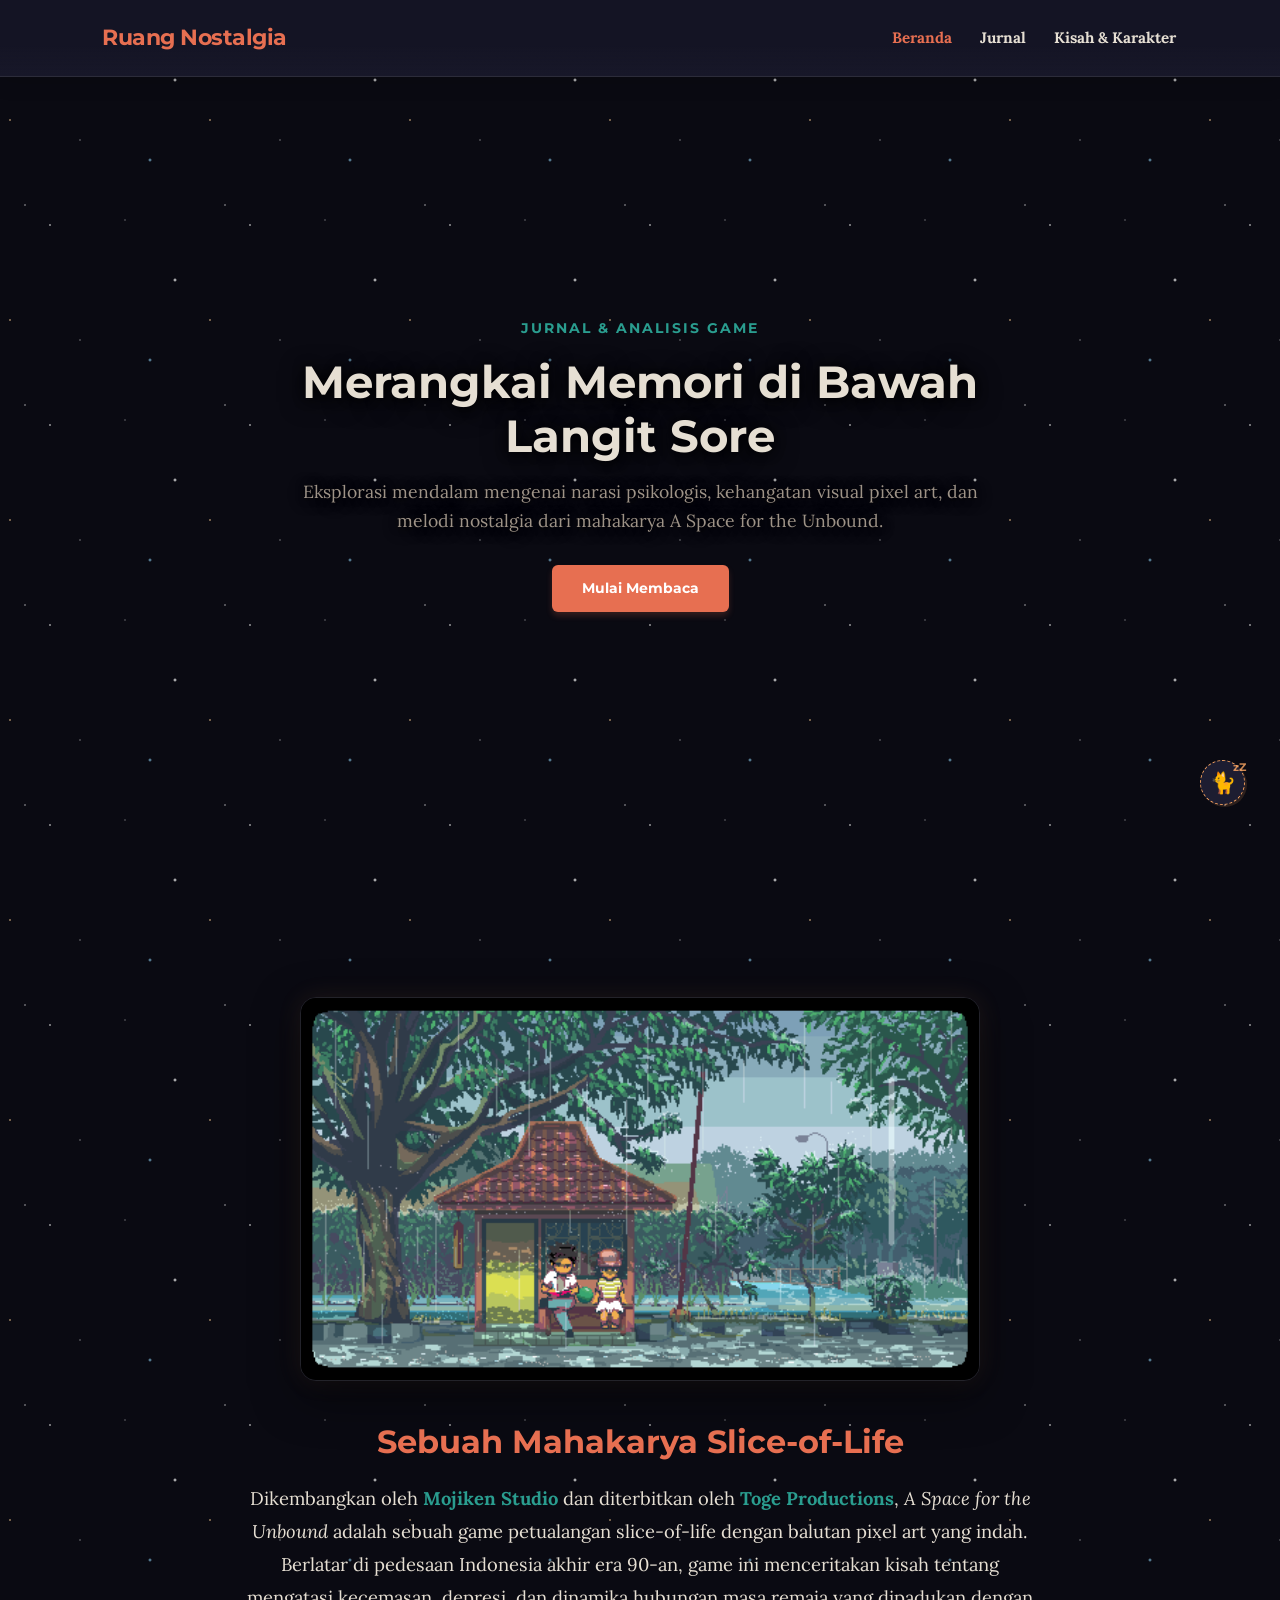
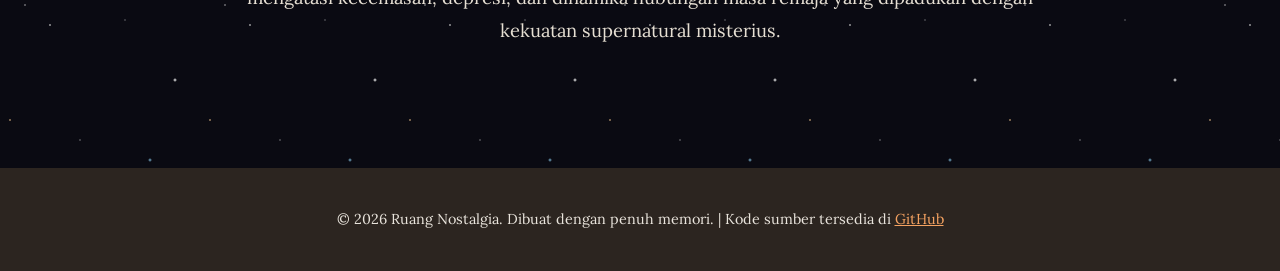
<file: index.html>
<!DOCTYPE html>
<html lang="id">

<head>
    <meta charset="UTF-8">
    <meta name="viewport" content="width=device-width, initial-scale=1.0">
    <title>Ruang Nostalgia - A Space for the Unbound Blog</title>
    <meta name="description" content="Blog analisis mendalam tentang A Space for the Unbound — narasi psikologis, pixel art Jawa Timur era 90-an, dan musik lofi karya Mojiken Studio.">
    <link rel="preconnect" href="https://fonts.googleapis.com">
    <link rel="preconnect" href="https://fonts.gstatic.com" crossorigin>
    <link
        href="https://fonts.googleapis.com/css2?family=Lora:ital,wght@0,400..700;1,400..700&family=Montserrat:wght@400;700&display=swap"
        rel="stylesheet">
    <link rel="stylesheet" href="style.css">
</head>

<body>

    <header class="navbar">
        <div class="logo">Ruang Nostalgia</div>
        <nav class="nav-links" id="main-nav">
            <a href="index.html" class="active">Beranda</a>
            <a href="jurnal.html">Jurnal</a>
            <a href="karakter.html">Kisah & Karakter</a>
        </nav>
        <button class="nav-toggle" aria-label="Buka menu navigasi" aria-expanded="false" aria-controls="main-nav">
            <span class="bar"></span>
            <span class="bar"></span>
            <span class="bar"></span>
        </button>
    </header>

    <main class="hero">
        <div class="hero-content">
            <span class="hero-tag">Jurnal & Analisis Game</span>
            <h1>Merangkai Memori di Bawah Langit Sore</h1>
            <p>Eksplorasi mendalam mengenai narasi psikologis, kehangatan visual pixel art, dan melodi nostalgia dari
                mahakarya A Space for the Unbound.</p>
            <a href="jurnal.html" class="btn-utama">Mulai Membaca</a>
        </div>
    </main>

    <section class="game-intro">
        <div class="intro-content">
            <img src="images/gameplay.gif" alt="A Space for the Unbound Gameplay" class="game-gif">
            <h2>Sebuah Mahakarya Slice-of-Life</h2>
            <p>Dikembangkan oleh <strong>Mojiken Studio</strong> dan diterbitkan oleh <strong>Toge Productions</strong>,
                <em>A Space for the Unbound</em> adalah sebuah game petualangan slice-of-life dengan balutan pixel art
                yang indah. Berlatar di pedesaan Indonesia akhir era 90-an, game ini menceritakan kisah tentang
                mengatasi kecemasan, depresi, dan dinamika hubungan masa remaja yang dipadukan dengan kekuatan
                supernatural misterius.</p>
        </div>
    </section>

    <footer class="footer">
        <p>&copy; 2026 Ruang Nostalgia. Dibuat dengan penuh memori. | Kode sumber tersedia di <a
                href="https://github.com/irvy002/RuangNostalgia01" target="_blank"
                style="color: var(--senja-kuning); text-decoration: underline;">GitHub</a></p>
    </footer>

    <script src="script.js"></script>
    <!-- Interactive Easter Egg: Pet the Cat -->
    <div id="retro-cat" class="retro-cat" title="Kucing jalanan yang sedang tidur...">
        <span class="cat-emoji">🐈</span>
        <span class="cat-zzz">zZ</span>
        <div class="cat-tooltip">Meow~ Kamu menemukan Admiral!</div>
    </div>
    <!-- Back to Top Button -->
    <button id="btn-top" class="btn-top" title="Kembali ke Atas">↑</button>
</body>

</html>
</file>
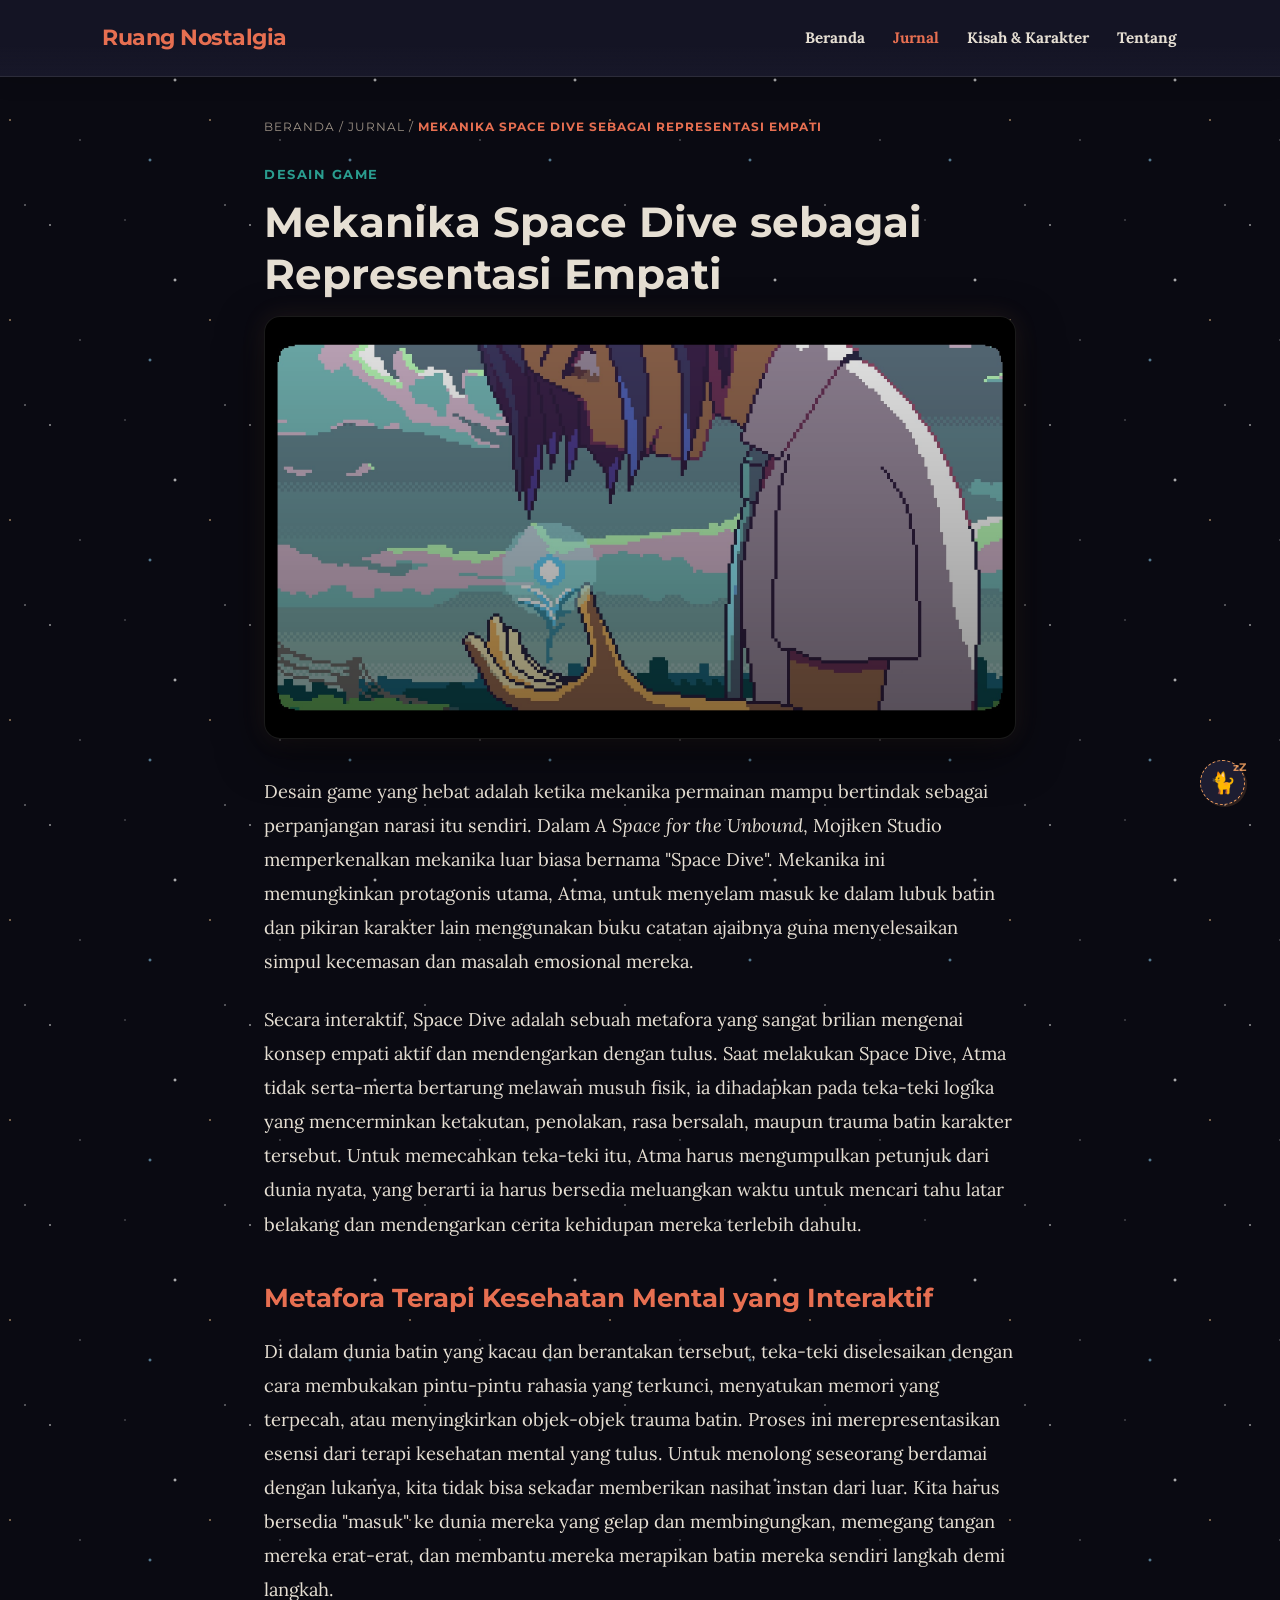
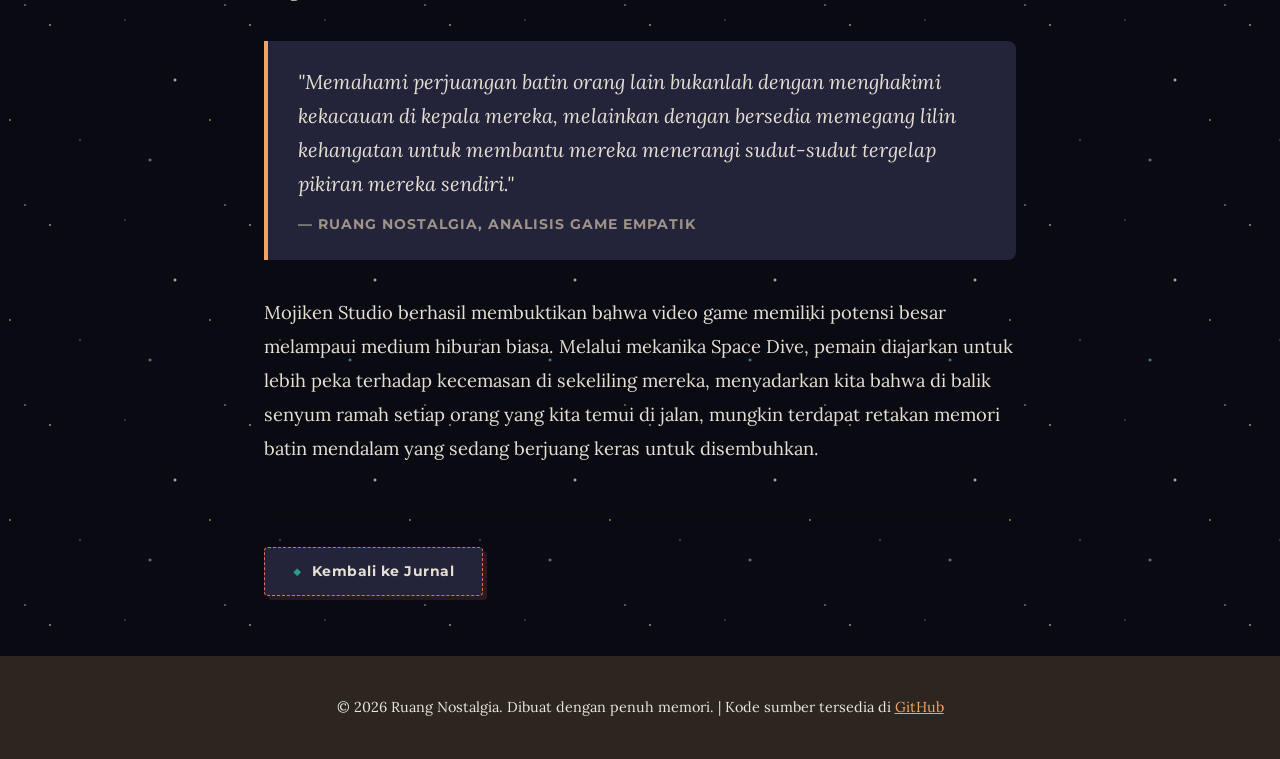
<file: artikel-game.html>
<!DOCTYPE html>
<html lang="id">

<head>
    <meta charset="UTF-8">
    <meta name="viewport" content="width=device-width, initial-scale=1.0">
    <title>Mekanika Space Dive sebagai Representasi Empati - Ruang Nostalgia</title>
    <meta name="description" content="Bagaimana mekanika Space Dive dalam A Space for the Unbound menjadi metafora brilian tentang empati aktif, terapi batin, dan keberanian mendengarkan dengan tulus.">
    <link rel="preconnect" href="https://fonts.googleapis.com">
    <link rel="preconnect" href="https://fonts.gstatic.com" crossorigin>
    <link href="https://fonts.googleapis.com/css2?family=Lora:ital,wght@0,400..700;1,400..700&family=Montserrat:wght@400;700&display=swap" rel="stylesheet">
    <link rel="stylesheet" href="style.css">
</head>

<body>

    <header class="navbar">
        <div class="logo">Ruang Nostalgia</div>
        <nav class="nav-links" id="main-nav">
            <a href="index.html">Beranda</a>
            <a href="jurnal.html" class="active">Jurnal</a>
            <a href="karakter.html">Kisah & Karakter</a>
            <a href="tentang.html">Tentang</a>
        </nav>
        <button class="nav-toggle" aria-label="Buka menu navigasi" aria-expanded="false" aria-controls="main-nav">
            <span class="bar"></span>
            <span class="bar"></span>
            <span class="bar"></span>
        </button>
    </header>

    <main class="article-container">
        <!-- Breadcrumb Navigation -->
        <nav class="breadcrumb">
            <a href="index.html">Beranda</a> / 
            <a href="jurnal.html">Jurnal</a> / 
            <span class="active">Mekanika Space Dive sebagai Representasi Empati</span>
        </nav>

        <!-- Article Header -->
        <header class="article-header">
            <span class="category">Desain Game</span>
            <h1>Mekanika Space Dive sebagai Representasi Empati</h1>
            
            <!-- Hero Image -->
            <div class="article-hero-image" role="img" aria-label="Retakan portal berbentuk bintang melayang di tengah ruang kelas berlatar senja" style="background: linear-gradient(rgba(0,0,0,0.1), rgba(0,0,0,0.45)), url('images/space-dive-rift.jpg'); background-size: cover; background-position: center; border: 3px dashed var(--senja-jingga);">
            </div>
        </header>

        <!-- Article Content -->
        <div class="article-content">
            <p>
                Desain game yang hebat adalah ketika mekanika permainan mampu bertindak sebagai perpanjangan narasi itu sendiri. Dalam <em>A Space for the Unbound</em>, Mojiken Studio memperkenalkan mekanika luar biasa bernama "Space Dive". Mekanika ini memungkinkan protagonis utama, Atma, untuk menyelam masuk ke dalam lubuk batin dan pikiran karakter lain menggunakan buku catatan ajaibnya guna menyelesaikan simpul kecemasan dan masalah emosional mereka.
            </p>

            <p>
                Secara interaktif, Space Dive adalah sebuah metafora yang sangat brilian mengenai konsep empati aktif dan mendengarkan dengan tulus. Saat melakukan Space Dive, Atma tidak serta-merta bertarung melawan musuh fisik, ia dihadapkan pada teka-teki logika yang mencerminkan ketakutan, penolakan, rasa bersalah, maupun trauma batin karakter tersebut. Untuk memecahkan teka-teki itu, Atma harus mengumpulkan petunjuk dari dunia nyata, yang berarti ia harus bersedia meluangkan waktu untuk mencari tahu latar belakang dan mendengarkan cerita kehidupan mereka terlebih dahulu.
            </p>

            <h2>Metafora Terapi Kesehatan Mental yang Interaktif</h2>
            
            <p>
                Di dalam dunia batin yang kacau dan berantakan tersebut, teka-teki diselesaikan dengan cara membukakan pintu-pintu rahasia yang terkunci, menyatukan memori yang terpecah, atau menyingkirkan objek-objek trauma batin. Proses ini merepresentasikan esensi dari terapi kesehatan mental yang tulus. Untuk menolong seseorang berdamai dengan lukanya, kita tidak bisa sekadar memberikan nasihat instan dari luar. Kita harus bersedia "masuk" ke dunia mereka yang gelap dan membingungkan, memegang tangan mereka erat-erat, dan membantu mereka merapikan batin mereka sendiri langkah demi langkah.
            </p>

            <blockquote>
                "Memahami perjuangan batin orang lain bukanlah dengan menghakimi kekacauan di kepala mereka, melainkan dengan bersedia memegang lilin kehangatan untuk membantu mereka menerangi sudut-sudut tergelap pikiran mereka sendiri." 
                <cite>— Ruang Nostalgia, Analisis Game Empatik</cite>
            </blockquote>

            <p>
                Mojiken Studio berhasil membuktikan bahwa video game memiliki potensi besar melampaui medium hiburan biasa. Melalui mekanika Space Dive, pemain diajarkan untuk lebih peka terhadap kecemasan di sekeliling mereka, menyadarkan kita bahwa di balik senyum ramah setiap orang yang kita temui di jalan, mungkin terdapat retakan memori batin mendalam yang sedang berjuang keras untuk disembuhkan.
            </p>
        </div>

        <!-- Footer Navigation Back-link -->
        <footer class="article-navigation">
            <a href="jurnal.html?transition=spacedive" class="btn-kembali">Kembali ke Jurnal</a>
        </footer>
    </main>

    <footer class="footer">
        <p>&copy; 2026 Ruang Nostalgia. Dibuat dengan penuh memori. | Kode sumber tersedia di <a href="https://github.com" target="_blank" style="color: var(--senja-kuning); text-decoration: underline;">GitHub</a></p>
    </footer>

    <script src="script.js"></script>
    <!-- Interactive Easter Egg: Pet the Cat -->
    <div id="retro-cat" class="retro-cat" title="Kucing jalanan yang sedang tidur...">
        <span class="cat-emoji">🐈</span>
        <span class="cat-zzz">zZ</span>
        <div class="cat-tooltip">Meow~ Kamu menemukan Admiral!</div>
    </div>
    <button id="btn-top" class="btn-top" title="Kembali ke Atas">↑</button>
</body>

</html>
</file>
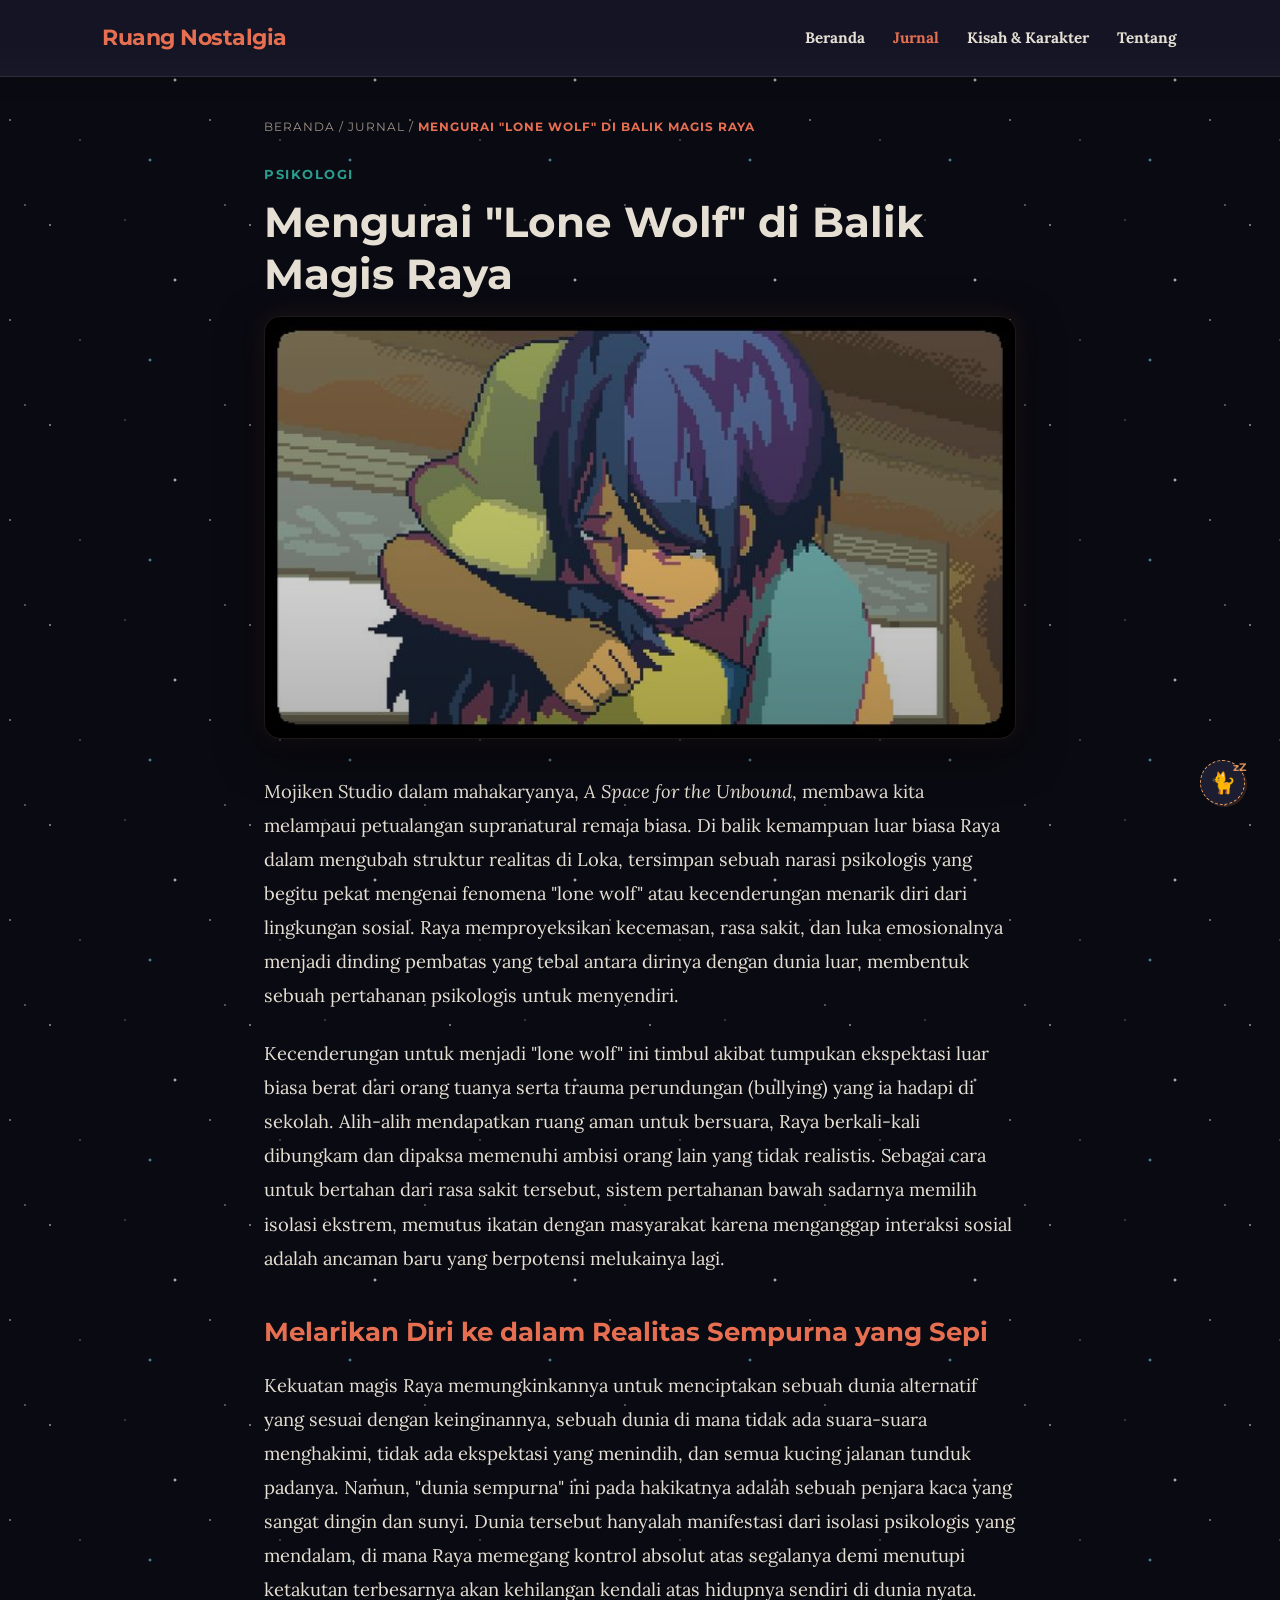
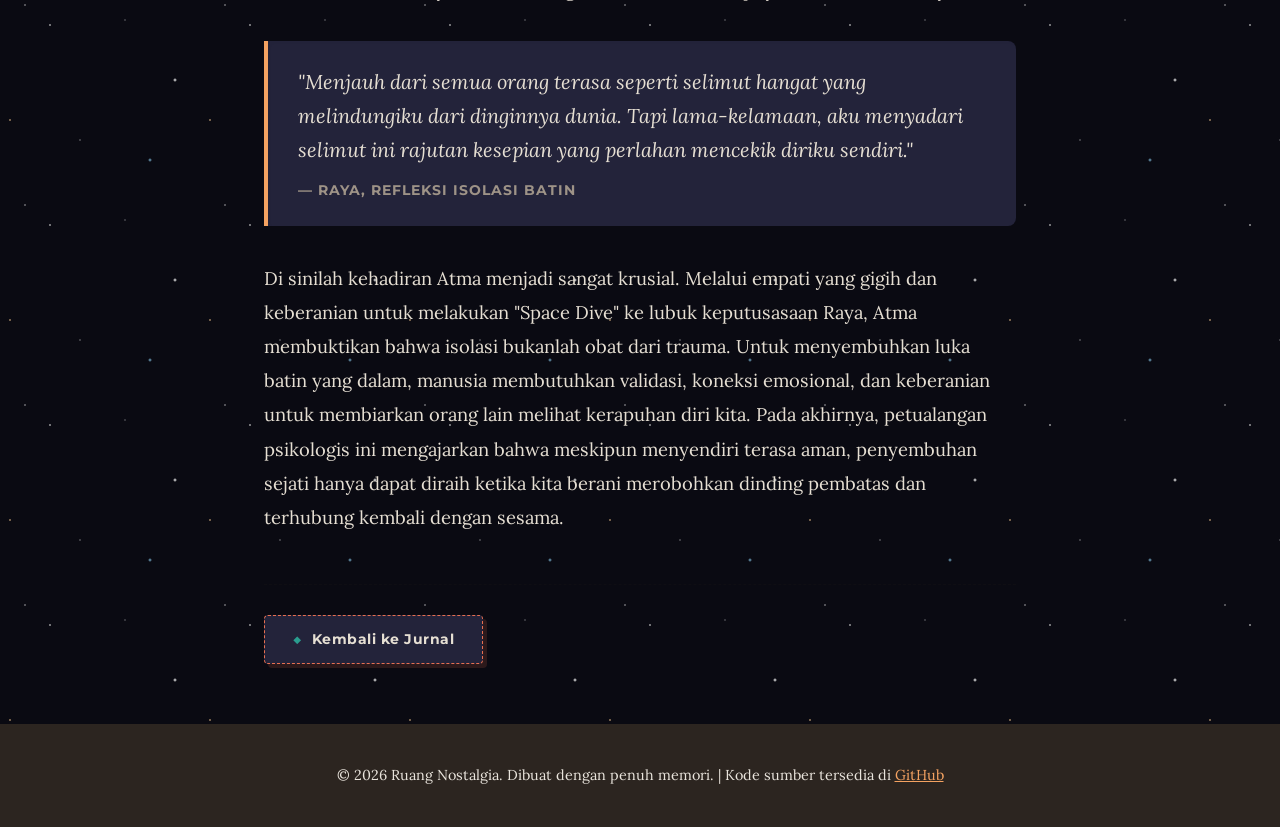
<file: artikel-isolasi.html>
<!DOCTYPE html>
<html lang="id">

<head>
    <meta charset="UTF-8">
    <meta name="viewport" content="width=device-width, initial-scale=1.0">
    <title>Mengurai "Lone Wolf" di Balik Magis Raya - Ruang Nostalgia</title>
    <meta name="description" content="Analisis psikologis fenomena isolasi sosial Raya dalam A Space for the Unbound — bagaimana trauma dan ekspektasi mendorong seseorang membangun dinding batin dari dunia luar.">
    <link rel="preconnect" href="https://fonts.googleapis.com">
    <link rel="preconnect" href="https://fonts.gstatic.com" crossorigin>
    <link
        href="https://fonts.googleapis.com/css2?family=Lora:ital,wght@0,400..700;1,400..700&family=Montserrat:wght@400;700&display=swap"
        rel="stylesheet">
    <link rel="stylesheet" href="style.css">
</head>

<body>

    <header class="navbar">
        <div class="logo">Ruang Nostalgia</div>
        <nav class="nav-links" id="main-nav">
            <a href="index.html">Beranda</a>
            <a href="jurnal.html" class="active">Jurnal</a>
            <a href="karakter.html">Kisah & Karakter</a>
            <a href="tentang.html">Tentang</a>
        </nav>
        <button class="nav-toggle" aria-label="Buka menu navigasi" aria-expanded="false" aria-controls="main-nav">
            <span class="bar"></span>
            <span class="bar"></span>
            <span class="bar"></span>
        </button>
    </header>

    <main class="article-container">
        <!-- Breadcrumb Navigation -->
        <nav class="breadcrumb">
            <a href="index.html">Beranda</a> / 
            <a href="jurnal.html">Jurnal</a> / 
            <span class="active">Mengurai "Lone Wolf" di Balik Magis Raya</span>
        </nav>

        <!-- Article Header -->
        <header class="article-header">
            <span class="category">Psikologi</span>
            <h1>Mengurai "Lone Wolf" di Balik Magis Raya</h1>
            
            <!-- Hero Image -->
            <div class="article-hero-image" role="img" aria-label="Latar belakang moody gelap yang menggambarkan isolasi Raya" style="background: linear-gradient(rgba(0, 0, 0, 0), rgba(0, 0, 0, 0.3)), url('images/lone-wolf-hero.png'); background-size: cover; background-position: center;">
            </div>
        </header>

        <!-- Article Content -->
        <div class="article-content">
            <p>
                Mojiken Studio dalam mahakaryanya, <em>A Space for the Unbound</em>, membawa kita melampaui petualangan supranatural remaja biasa. Di balik kemampuan luar biasa Raya dalam mengubah struktur realitas di Loka, tersimpan sebuah narasi psikologis yang begitu pekat mengenai fenomena "lone wolf" atau kecenderungan menarik diri dari lingkungan sosial. Raya memproyeksikan kecemasan, rasa sakit, dan luka emosionalnya menjadi dinding pembatas yang tebal antara dirinya dengan dunia luar, membentuk sebuah pertahanan psikologis untuk menyendiri.
            </p>

            <p>
                Kecenderungan untuk menjadi "lone wolf" ini timbul akibat tumpukan ekspektasi luar biasa berat dari orang tuanya serta trauma perundungan (bullying) yang ia hadapi di sekolah. Alih-alih mendapatkan ruang aman untuk bersuara, Raya berkali-kali dibungkam dan dipaksa memenuhi ambisi orang lain yang tidak realistis. Sebagai cara untuk bertahan dari rasa sakit tersebut, sistem pertahanan bawah sadarnya memilih isolasi ekstrem, memutus ikatan dengan masyarakat karena menganggap interaksi sosial adalah ancaman baru yang berpotensi melukainya lagi.
            </p>

            <h2>Melarikan Diri ke dalam Realitas Sempurna yang Sepi</h2>
            
            <p>
                Kekuatan magis Raya memungkinkannya untuk menciptakan sebuah dunia alternatif yang sesuai dengan keinginannya, sebuah dunia di mana tidak ada suara-suara menghakimi, tidak ada ekspektasi yang menindih, dan semua kucing jalanan tunduk padanya. Namun, "dunia sempurna" ini pada hakikatnya adalah sebuah penjara kaca yang sangat dingin dan sunyi. Dunia tersebut hanyalah manifestasi dari isolasi psikologis yang mendalam, di mana Raya memegang kontrol absolut atas segalanya demi menutupi ketakutan terbesarnya akan kehilangan kendali atas hidupnya sendiri di dunia nyata.
            </p>

            <blockquote>
                "Menjauh dari semua orang terasa seperti selimut hangat yang melindungiku dari dinginnya dunia. Tapi lama-kelamaan, aku menyadari selimut ini rajutan kesepian yang perlahan mencekik diriku sendiri." 
                <cite>— Raya, Refleksi Isolasi Batin</cite>
            </blockquote>

            <p>
                Di sinilah kehadiran Atma menjadi sangat krusial. Melalui empati yang gigih dan keberanian untuk melakukan "Space Dive" ke lubuk keputusasaan Raya, Atma membuktikan bahwa isolasi bukanlah obat dari trauma. Untuk menyembuhkan luka batin yang dalam, manusia membutuhkan validasi, koneksi emosional, dan keberanian untuk membiarkan orang lain melihat kerapuhan diri kita. Pada akhirnya, petualangan psikologis ini mengajarkan bahwa meskipun menyendiri terasa aman, penyembuhan sejati hanya dapat diraih ketika kita berani merobohkan dinding pembatas dan terhubung kembali dengan sesama.
            </p>
        </div>

        <!-- Footer Navigation Back-link -->
        <footer class="article-navigation">
            <a href="jurnal.html?transition=spacedive" class="btn-kembali">Kembali ke Jurnal</a>
        </footer>
    </main>

    <footer class="footer">
        <p>&copy; 2026 Ruang Nostalgia. Dibuat dengan penuh memori. | Kode sumber tersedia di <a href="https://github.com" target="_blank" style="color: var(--senja-kuning); text-decoration: underline;">GitHub</a></p>
    </footer>

    <script src="script.js"></script>
    <!-- Interactive Easter Egg: Pet the Cat -->
    <div id="retro-cat" class="retro-cat" title="Kucing jalanan yang sedang tidur...">
        <span class="cat-emoji">🐈</span>
        <span class="cat-zzz">zZ</span>
        <div class="cat-tooltip">Meow~ Kamu menemukan Admiral!</div>
    </div>
    <!-- Back to Top Button -->
    <button id="btn-top" class="btn-top" title="Kembali ke Atas">↑</button>
</body>

</html>
</file>
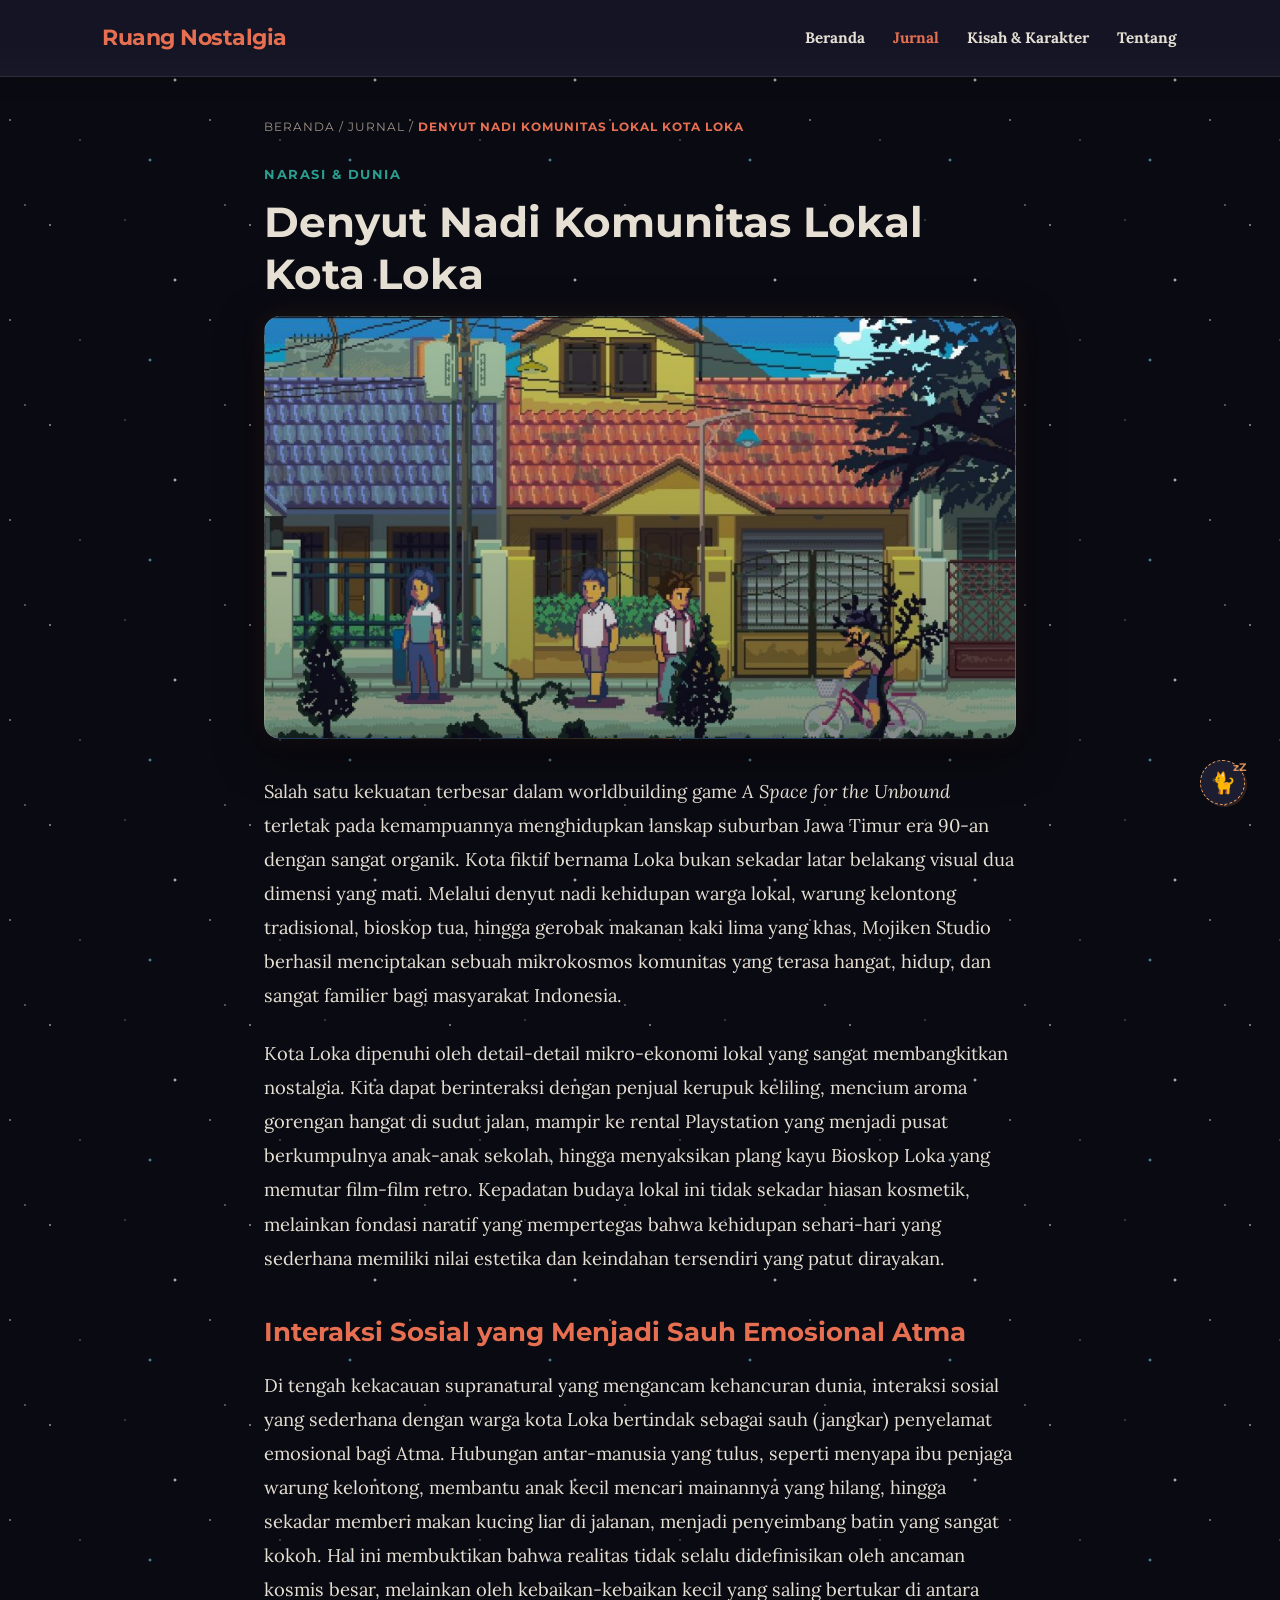
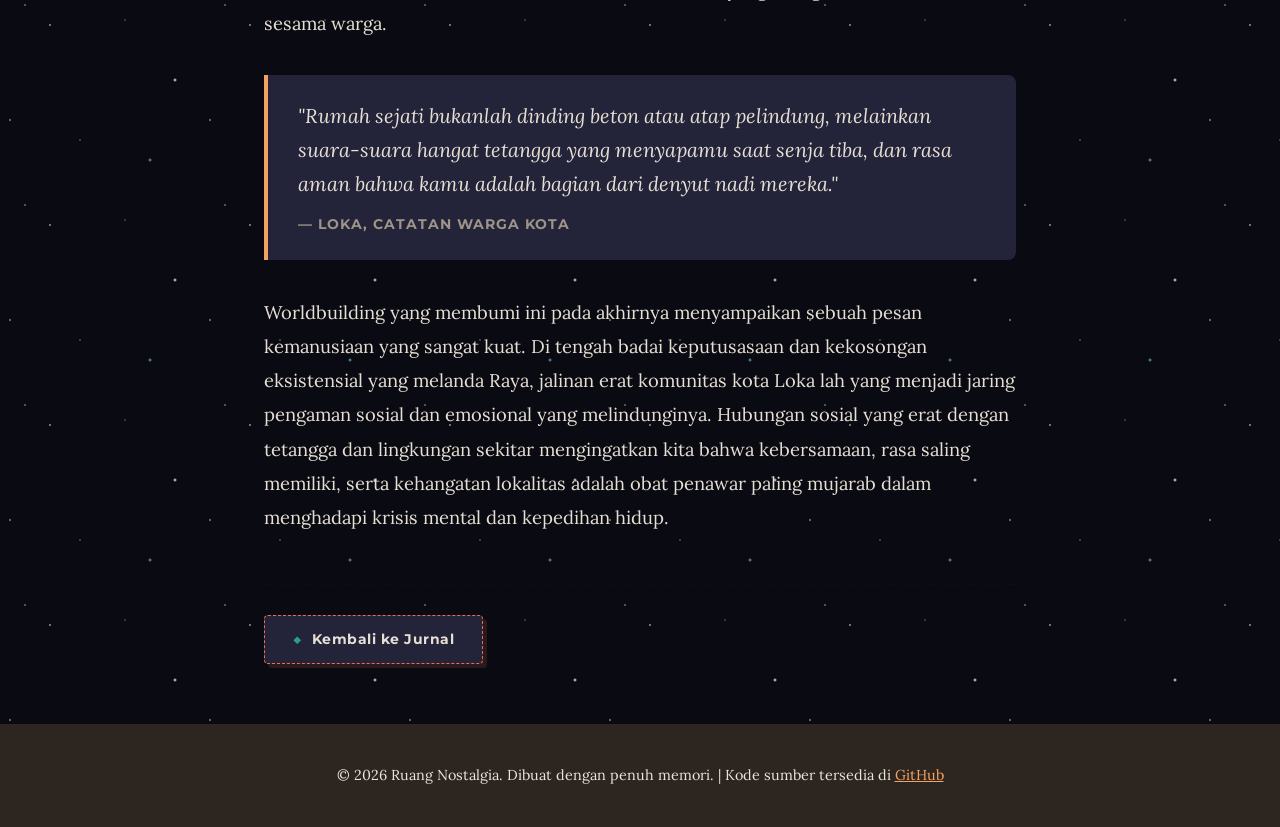
<file: artikel-komunitas.html>
<!DOCTYPE html>
<html lang="id">

<head>
    <meta charset="UTF-8">
    <meta name="viewport" content="width=device-width, initial-scale=1.0">
    <title>Denyut Nadi Komunitas Lokal Kota Loka - Ruang Nostalgia</title>
    <meta name="description" content="Menelusuri worldbuilding Kota Loka dalam A Space for the Unbound — bagaimana komunitas suburban Jawa Timur era 90-an menjadi jangkar emosional yang hangat dan hidup.">
    <link rel="preconnect" href="https://fonts.googleapis.com">
    <link rel="preconnect" href="https://fonts.gstatic.com" crossorigin>
    <link
        href="https://fonts.googleapis.com/css2?family=Lora:ital,wght@0,400..700;1,400..700&family=Montserrat:wght@400;700&display=swap"
        rel="stylesheet">
    <link rel="stylesheet" href="style.css">
</head>

<body>

    <header class="navbar">
        <div class="logo">Ruang Nostalgia</div>
        <nav class="nav-links" id="main-nav">
            <a href="index.html">Beranda</a>
            <a href="jurnal.html" class="active">Jurnal</a>
            <a href="karakter.html">Kisah & Karakter</a>
            <a href="tentang.html">Tentang</a>
        </nav>
        <button class="nav-toggle" aria-label="Buka menu navigasi" aria-expanded="false" aria-controls="main-nav">
            <span class="bar"></span>
            <span class="bar"></span>
            <span class="bar"></span>
        </button>
    </header>

    <main class="article-container">
        <!-- Breadcrumb Navigation -->
        <nav class="breadcrumb">
            <a href="index.html">Beranda</a> / 
            <a href="jurnal.html">Jurnal</a> / 
            <span class="active">Denyut Nadi Komunitas Lokal Kota Loka</span>
        </nav>

        <!-- Article Header -->
        <header class="article-header">
            <span class="category">Narasi & Dunia</span>
            <h1>Denyut Nadi Komunitas Lokal Kota Loka</h1>
            
            <!-- Hero Image -->
            <div class="article-hero-image" role="img" aria-label="Pemandangan kota Loka berlatar senja yang hangat" style="background: linear-gradient(rgba(0, 0, 0, 0), rgba(0, 0, 0, 0.3)), url('images/isometric-night-market.png'); background-size: cover; background-position: center;">
            </div>
        </header>

        <!-- Article Content -->
        <div class="article-content">
            <p>
                Salah satu kekuatan terbesar dalam worldbuilding game <em>A Space for the Unbound</em> terletak pada kemampuannya menghidupkan lanskap suburban Jawa Timur era 90-an dengan sangat organik. Kota fiktif bernama Loka bukan sekadar latar belakang visual dua dimensi yang mati. Melalui denyut nadi kehidupan warga lokal, warung kelontong tradisional, bioskop tua, hingga gerobak makanan kaki lima yang khas, Mojiken Studio berhasil menciptakan sebuah mikrokosmos komunitas yang terasa hangat, hidup, dan sangat familier bagi masyarakat Indonesia.
            </p>

            <p>
                Kota Loka dipenuhi oleh detail-detail mikro-ekonomi lokal yang sangat membangkitkan nostalgia. Kita dapat berinteraksi dengan penjual kerupuk keliling, mencium aroma gorengan hangat di sudut jalan, mampir ke rental Playstation yang menjadi pusat berkumpulnya anak-anak sekolah, hingga menyaksikan plang kayu Bioskop Loka yang memutar film-film retro. Kepadatan budaya lokal ini tidak sekadar hiasan kosmetik, melainkan fondasi naratif yang mempertegas bahwa kehidupan sehari-hari yang sederhana memiliki nilai estetika dan keindahan tersendiri yang patut dirayakan.
            </p>

            <h2>Interaksi Sosial yang Menjadi Sauh Emosional Atma</h2>
            
            <p>
                Di tengah kekacauan supranatural yang mengancam kehancuran dunia, interaksi sosial yang sederhana dengan warga kota Loka bertindak sebagai sauh (jangkar) penyelamat emosional bagi Atma. Hubungan antar-manusia yang tulus, seperti menyapa ibu penjaga warung kelontong, membantu anak kecil mencari mainannya yang hilang, hingga sekadar memberi makan kucing liar di jalanan, menjadi penyeimbang batin yang sangat kokoh. Hal ini membuktikan bahwa realitas tidak selalu didefinisikan oleh ancaman kosmis besar, melainkan oleh kebaikan-kebaikan kecil yang saling bertukar di antara sesama warga.
            </p>

            <blockquote>
                "Rumah sejati bukanlah dinding beton atau atap pelindung, melainkan suara-suara hangat tetangga yang menyapamu saat senja tiba, dan rasa aman bahwa kamu adalah bagian dari denyut nadi mereka." 
                <cite>— Loka, Catatan Warga Kota</cite>
            </blockquote>

            <p>
                Worldbuilding yang membumi ini pada akhirnya menyampaikan sebuah pesan kemanusiaan yang sangat kuat. Di tengah badai keputusasaan dan kekosongan eksistensial yang melanda Raya, jalinan erat komunitas kota Loka lah yang menjadi jaring pengaman sosial dan emosional yang melindunginya. Hubungan sosial yang erat dengan tetangga dan lingkungan sekitar mengingatkan kita bahwa kebersamaan, rasa saling memiliki, serta kehangatan lokalitas adalah obat penawar paling mujarab dalam menghadapi krisis mental dan kepedihan hidup.
            </p>
        </div>

        <!-- Footer Navigation Back-link -->
        <footer class="article-navigation">
            <a href="jurnal.html?transition=spacedive" class="btn-kembali">Kembali ke Jurnal</a>
        </footer>
    </main>

    <footer class="footer">
        <p>&copy; 2026 Ruang Nostalgia. Dibuat dengan penuh memori. | Kode sumber tersedia di <a href="https://github.com" target="_blank" style="color: var(--senja-kuning); text-decoration: underline;">GitHub</a></p>
    </footer>

    <script src="script.js"></script>
    <!-- Interactive Easter Egg: Pet the Cat -->
    <div id="retro-cat" class="retro-cat" title="Kucing jalanan yang sedang tidur...">
        <span class="cat-emoji">🐈</span>
        <span class="cat-zzz">zZ</span>
        <div class="cat-tooltip">Meow~ Kamu menemukan Admiral!</div>
    </div>
    <!-- Back to Top Button -->
    <button id="btn-top" class="btn-top" title="Kembali ke Atas">↑</button>
</body>

</html>
</file>
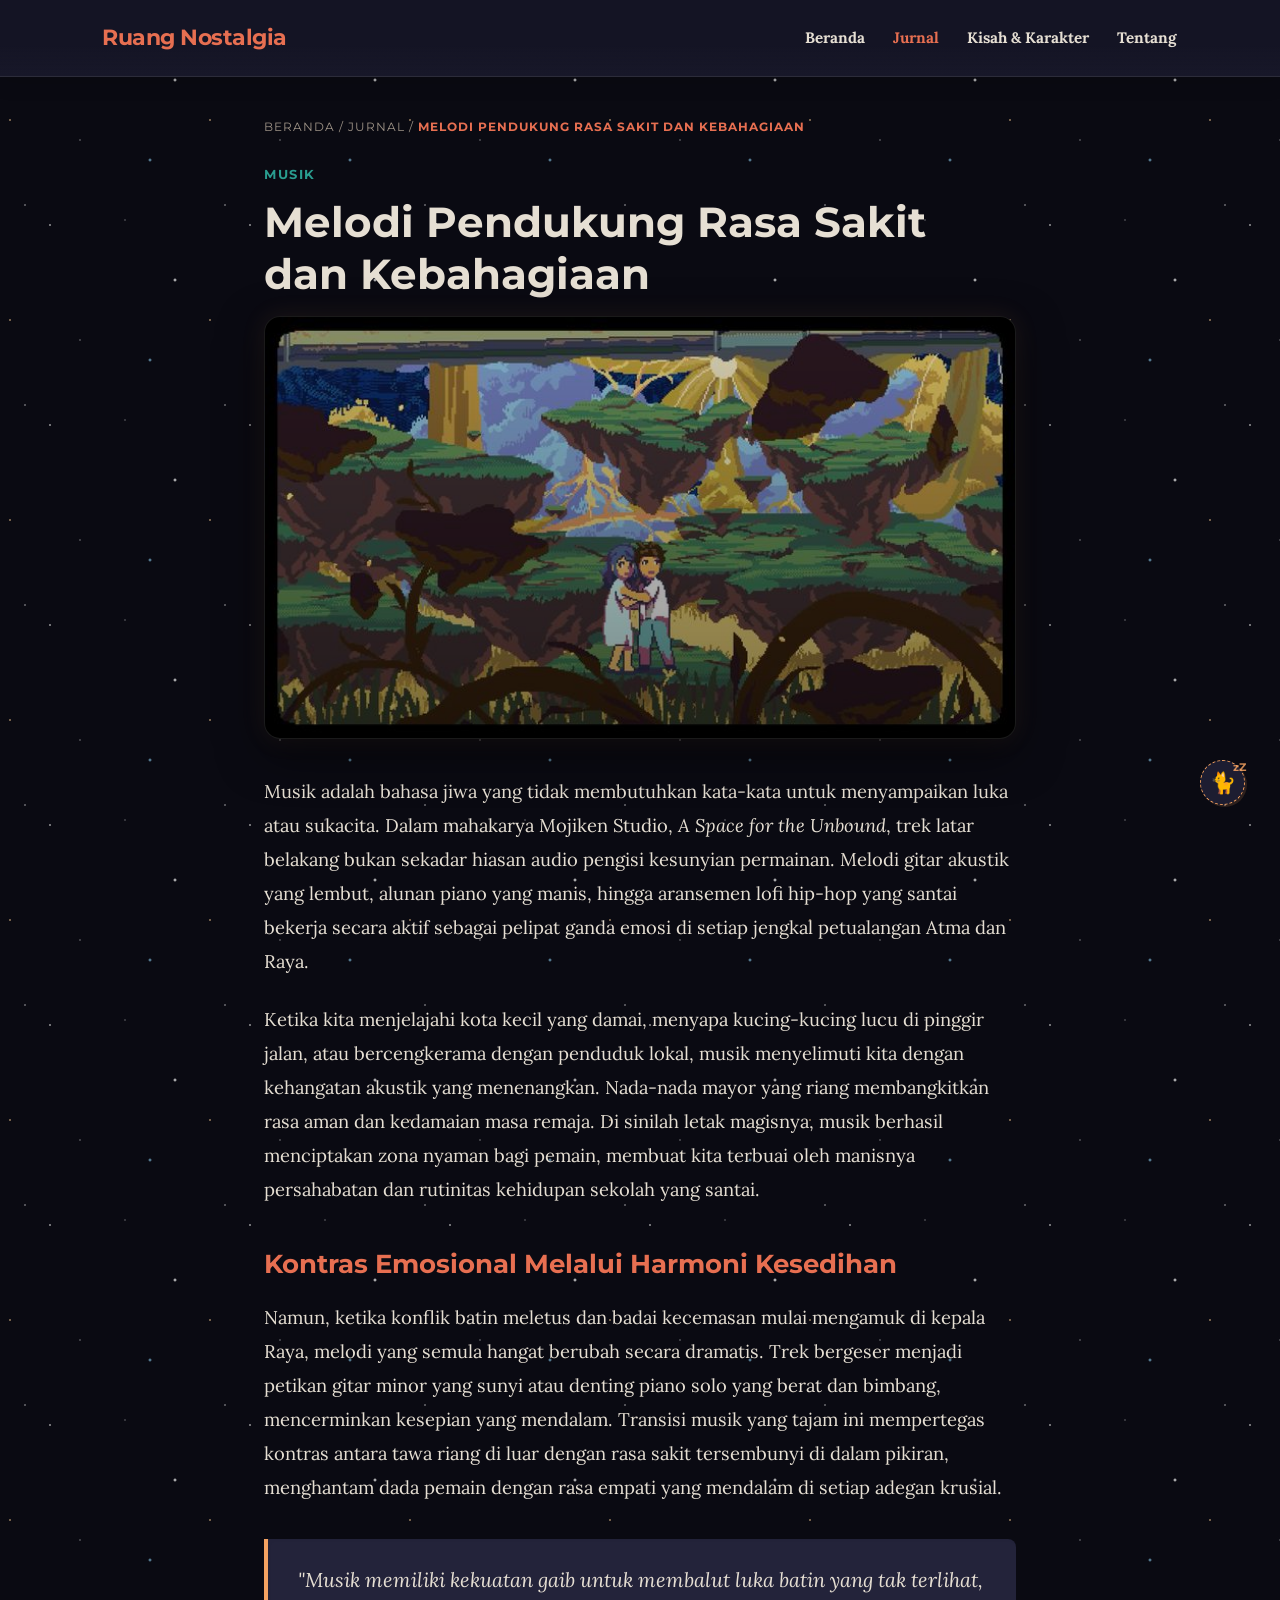
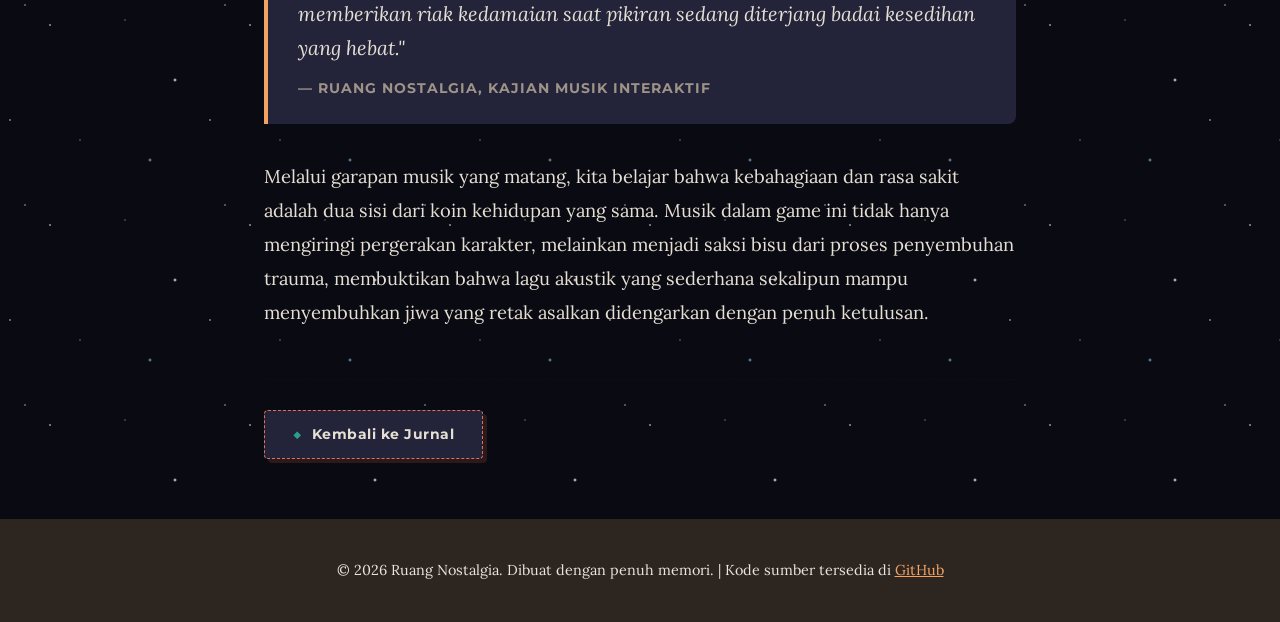
<file: artikel-musik.html>
<!DOCTYPE html>
<html lang="id">

<head>
    <meta charset="UTF-8">
    <meta name="viewport" content="width=device-width, initial-scale=1.0">
    <title>Melodi Pendukung Rasa Sakit dan Kebahagiaan - Ruang Nostalgia</title>
    <meta name="description" content="Kajian musik A Space for the Unbound — bagaimana gitar akustik, piano, dan aransemen lofi hip-hop bekerja sebagai cermin emosi Atma dan Raya sepanjang petualangan mereka.">
    <link rel="preconnect" href="https://fonts.googleapis.com">
    <link rel="preconnect" href="https://fonts.gstatic.com" crossorigin>
    <link href="https://fonts.googleapis.com/css2?family=Lora:ital,wght@0,400..700;1,400..700&family=Montserrat:wght@400;700&display=swap" rel="stylesheet">
    <link rel="stylesheet" href="style.css">
</head>

<body>

    <header class="navbar">
        <div class="logo">Ruang Nostalgia</div>
        <nav class="nav-links" id="main-nav">
            <a href="index.html">Beranda</a>
            <a href="jurnal.html" class="active">Jurnal</a>
            <a href="karakter.html">Kisah & Karakter</a>
            <a href="tentang.html">Tentang</a>
        </nav>
        <button class="nav-toggle" aria-label="Buka menu navigasi" aria-expanded="false" aria-controls="main-nav">
            <span class="bar"></span>
            <span class="bar"></span>
            <span class="bar"></span>
        </button>
    </header>

    <main class="article-container">
        <!-- Breadcrumb Navigation -->
        <nav class="breadcrumb">
            <a href="index.html">Beranda</a> / 
            <a href="jurnal.html">Jurnal</a> / 
            <span class="active">Melodi Pendukung Rasa Sakit dan Kebahagiaan</span>
        </nav>

        <!-- Article Header -->
        <header class="article-header">
            <span class="category">Musik</span>
            <h1>Melodi Pendukung Rasa Sakit dan Kebahagiaan</h1>
            
            <!-- Hero Image -->
            <div class="article-hero-image" role="img" aria-label="Kucing lucu tertidur di atas pagar bata merah berlatar senja lofi" style="background: linear-gradient(rgba(0,0,0,0.1), rgba(0,0,0,0.45)), url('images/kucing-retro.jpg'); background-size: cover; background-position: center; border: 3px dashed var(--senja-jingga);">
            </div>
        </header>

        <!-- Article Content -->
        <div class="article-content">
            <p>
                Musik adalah bahasa jiwa yang tidak membutuhkan kata-kata untuk menyampaikan luka atau sukacita. Dalam mahakarya Mojiken Studio, <em>A Space for the Unbound</em>, trek latar belakang bukan sekadar hiasan audio pengisi kesunyian permainan. Melodi gitar akustik yang lembut, alunan piano yang manis, hingga aransemen lofi hip-hop yang santai bekerja secara aktif sebagai pelipat ganda emosi di setiap jengkal petualangan Atma dan Raya.
            </p>

            <p>
                Ketika kita menjelajahi kota kecil yang damai, menyapa kucing-kucing lucu di pinggir jalan, atau bercengkerama dengan penduduk lokal, musik menyelimuti kita dengan kehangatan akustik yang menenangkan. Nada-nada mayor yang riang membangkitkan rasa aman dan kedamaian masa remaja. Di sinilah letak magisnya, musik berhasil menciptakan zona nyaman bagi pemain, membuat kita terbuai oleh manisnya persahabatan dan rutinitas kehidupan sekolah yang santai.
            </p>

            <h2>Kontras Emosional Melalui Harmoni Kesedihan</h2>
            
            <p>
                Namun, ketika konflik batin meletus dan badai kecemasan mulai mengamuk di kepala Raya, melodi yang semula hangat berubah secara dramatis. Trek bergeser menjadi petikan gitar minor yang sunyi atau denting piano solo yang berat dan bimbang, mencerminkan kesepian yang mendalam. Transisi musik yang tajam ini mempertegas kontras antara tawa riang di luar dengan rasa sakit tersembunyi di dalam pikiran, menghantam dada pemain dengan rasa empati yang mendalam di setiap adegan krusial.
            </p>

            <blockquote>
                "Musik memiliki kekuatan gaib untuk membalut luka batin yang tak terlihat, memberikan riak kedamaian saat pikiran sedang diterjang badai kesedihan yang hebat." 
                <cite>— Ruang Nostalgia, Kajian Musik Interaktif</cite>
            </blockquote>

            <p>
                Melalui garapan musik yang matang, kita belajar bahwa kebahagiaan dan rasa sakit adalah dua sisi dari koin kehidupan yang sama. Musik dalam game ini tidak hanya mengiringi pergerakan karakter, melainkan menjadi saksi bisu dari proses penyembuhan trauma, membuktikan bahwa lagu akustik yang sederhana sekalipun mampu menyembuhkan jiwa yang retak asalkan didengarkan dengan penuh ketulusan.
            </p>
        </div>

        <!-- Footer Navigation Back-link -->
        <footer class="article-navigation">
            <a href="jurnal.html?transition=spacedive" class="btn-kembali">Kembali ke Jurnal</a>
        </footer>
    </main>

    <footer class="footer">
        <p>&copy; 2026 Ruang Nostalgia. Dibuat dengan penuh memori. | Kode sumber tersedia di <a href="https://github.com" target="_blank" style="color: var(--senja-kuning); text-decoration: underline;">GitHub</a></p>
    </footer>

    <script src="script.js"></script>
    <!-- Interactive Easter Egg: Pet the Cat -->
    <div id="retro-cat" class="retro-cat" title="Kucing jalanan yang sedang tidur...">
        <span class="cat-emoji">🐈</span>
        <span class="cat-zzz">zZ</span>
        <div class="cat-tooltip">Meow~ Kamu menemukan Admiral!</div>
    </div>
    <button id="btn-top" class="btn-top" title="Kembali ke Atas">↑</button>
</body>

</html>
</file>
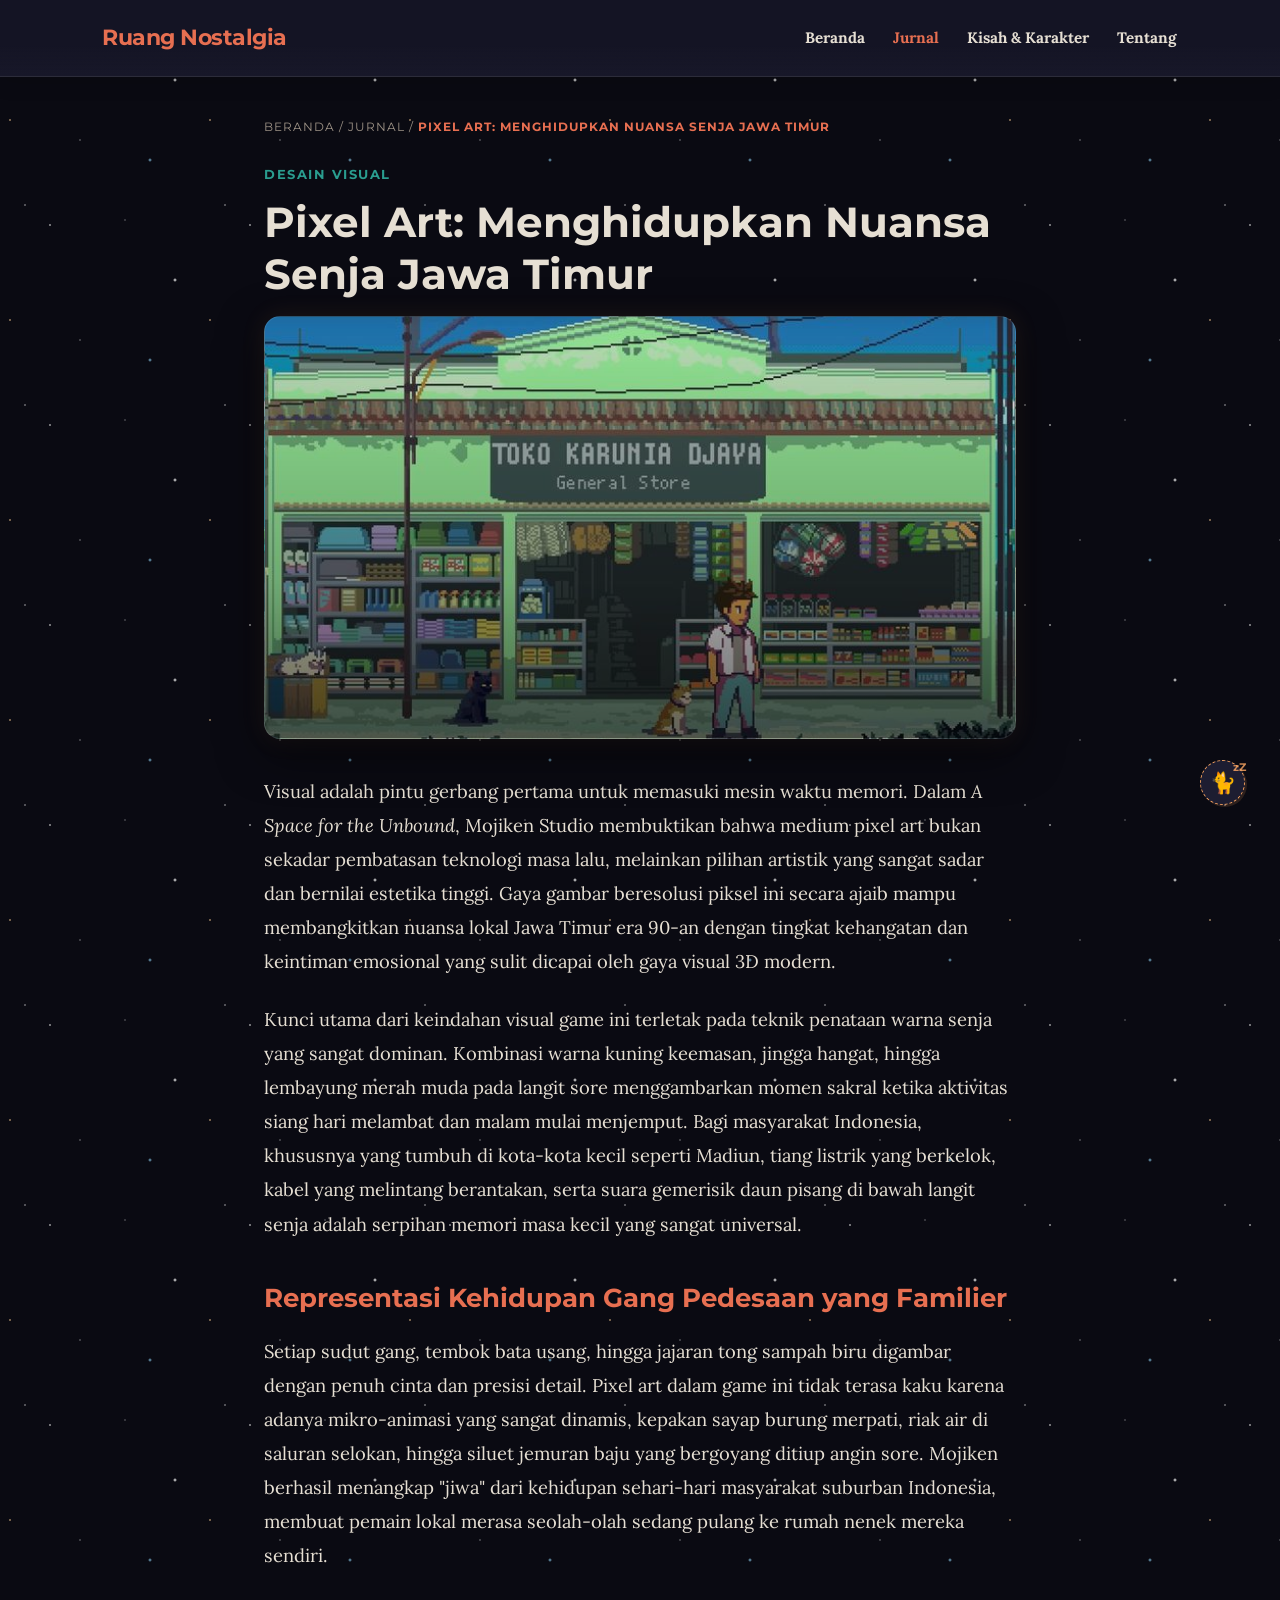
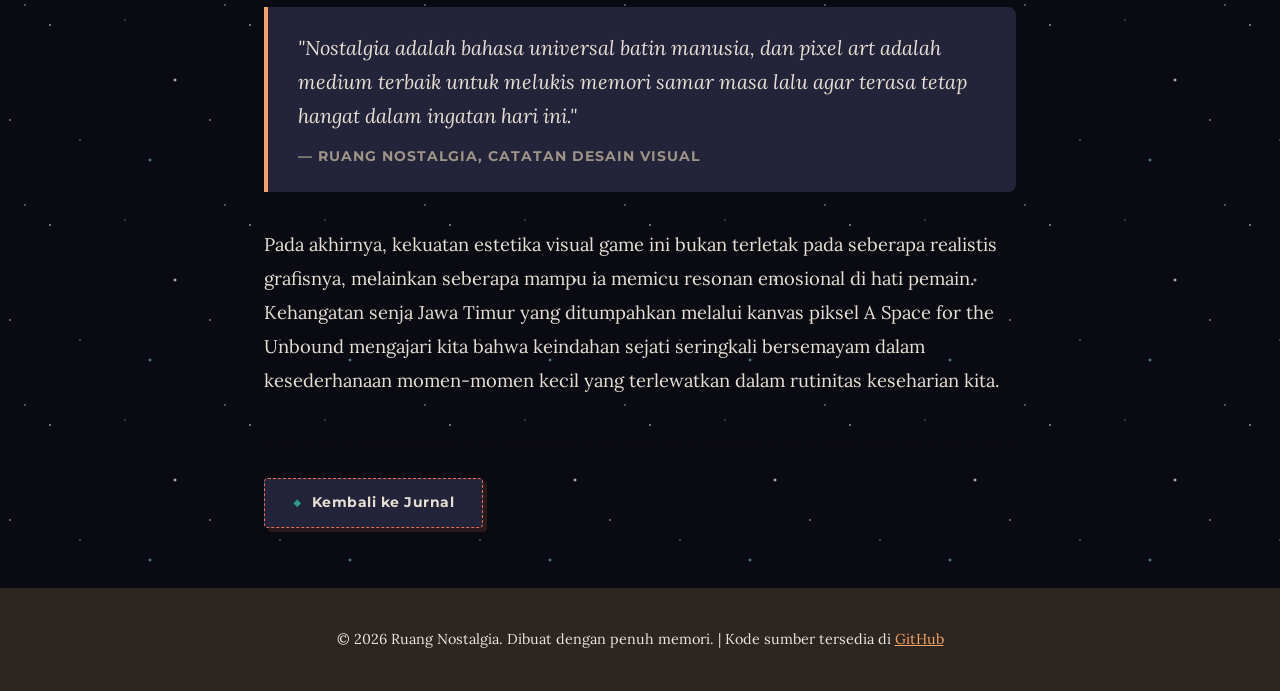
<file: artikel-visual.html>
<!DOCTYPE html>
<html lang="id">

<head>
    <meta charset="UTF-8">
    <meta name="viewport" content="width=device-width, initial-scale=1.0">
    <title>Pixel Art: Menghidupkan Nuansa Senja Jawa Timur - Ruang Nostalgia</title>
    <meta name="description" content="Mengapa pixel art A Space for the Unbound begitu memukau — analisis estetika visual senja Jawa Timur, gang pedesaan, dan mikro-animasi yang membangkitkan nostalgia masa kecil Indonesia.">
    <link rel="preconnect" href="https://fonts.googleapis.com">
    <link rel="preconnect" href="https://fonts.gstatic.com" crossorigin>
    <link href="https://fonts.googleapis.com/css2?family=Lora:ital,wght@0,400..700;1,400..700&family=Montserrat:wght@400;700&display=swap" rel="stylesheet">
    <link rel="stylesheet" href="style.css">
</head>

<body>

    <header class="navbar">
        <div class="logo">Ruang Nostalgia</div>
        <nav class="nav-links" id="main-nav">
            <a href="index.html">Beranda</a>
            <a href="jurnal.html" class="active">Jurnal</a>
            <a href="karakter.html">Kisah & Karakter</a>
            <a href="tentang.html">Tentang</a>
        </nav>
        <button class="nav-toggle" aria-label="Buka menu navigasi" aria-expanded="false" aria-controls="main-nav">
            <span class="bar"></span>
            <span class="bar"></span>
            <span class="bar"></span>
        </button>
    </header>

    <main class="article-container">
        <!-- Breadcrumb Navigation -->
        <nav class="breadcrumb">
            <a href="index.html">Beranda</a> / 
            <a href="jurnal.html">Jurnal</a> / 
            <span class="active">Pixel Art: Menghidupkan Nuansa Senja Jawa Timur</span>
        </nav>

        <!-- Article Header -->
        <header class="article-header">
            <span class="category">Desain Visual</span>
            <h1>Pixel Art: Menghidupkan Nuansa Senja Jawa Timur</h1>
            
            <!-- Hero Image -->
            <div class="article-hero-image" role="img" aria-label="Sudut gang pedesaan Indonesia berlatar senja hangat" style="background: linear-gradient(rgba(0,0,0,0.1), rgba(0,0,0,0.45)), url('images/senja-kota.jpg'); background-size: cover; background-position: center; border: 3px dashed var(--senja-jingga);">
            </div>
        </header>

        <!-- Article Content -->
        <div class="article-content">
            <p>
                Visual adalah pintu gerbang pertama untuk memasuki mesin waktu memori. Dalam <em>A Space for the Unbound</em>, Mojiken Studio membuktikan bahwa medium pixel art bukan sekadar pembatasan teknologi masa lalu, melainkan pilihan artistik yang sangat sadar dan bernilai estetika tinggi. Gaya gambar beresolusi piksel ini secara ajaib mampu membangkitkan nuansa lokal Jawa Timur era 90-an dengan tingkat kehangatan dan keintiman emosional yang sulit dicapai oleh gaya visual 3D modern.
            </p>

            <p>
                Kunci utama dari keindahan visual game ini terletak pada teknik penataan warna senja yang sangat dominan. Kombinasi warna kuning keemasan, jingga hangat, hingga lembayung merah muda pada langit sore menggambarkan momen sakral ketika aktivitas siang hari melambat dan malam mulai menjemput. Bagi masyarakat Indonesia, khususnya yang tumbuh di kota-kota kecil seperti Madiun, tiang listrik yang berkelok, kabel yang melintang berantakan, serta suara gemerisik daun pisang di bawah langit senja adalah serpihan memori masa kecil yang sangat universal.
            </p>

            <h2>Representasi Kehidupan Gang Pedesaan yang Familier</h2>
            
            <p>
                Setiap sudut gang, tembok bata usang, hingga jajaran tong sampah biru digambar dengan penuh cinta dan presisi detail. Pixel art dalam game ini tidak terasa kaku karena adanya mikro-animasi yang sangat dinamis, kepakan sayap burung merpati, riak air di saluran selokan, hingga siluet jemuran baju yang bergoyang ditiup angin sore. Mojiken berhasil menangkap "jiwa" dari kehidupan sehari-hari masyarakat suburban Indonesia, membuat pemain lokal merasa seolah-olah sedang pulang ke rumah nenek mereka sendiri.
            </p>

            <blockquote>
                "Nostalgia adalah bahasa universal batin manusia, dan pixel art adalah medium terbaik untuk melukis memori samar masa lalu agar terasa tetap hangat dalam ingatan hari ini." 
                <cite>— Ruang Nostalgia, Catatan Desain Visual</cite>
            </blockquote>

            <p>
                Pada akhirnya, kekuatan estetika visual game ini bukan terletak pada seberapa realistis grafisnya, melainkan seberapa mampu ia memicu resonan emosional di hati pemain. Kehangatan senja Jawa Timur yang ditumpahkan melalui kanvas piksel A Space for the Unbound mengajari kita bahwa keindahan sejati seringkali bersemayam dalam kesederhanaan momen-momen kecil yang terlewatkan dalam rutinitas keseharian kita.
            </p>
        </div>

        <!-- Footer Navigation Back-link -->
        <footer class="article-navigation">
            <a href="jurnal.html?transition=spacedive" class="btn-kembali">Kembali ke Jurnal</a>
        </footer>
    </main>

    <footer class="footer">
        <p>&copy; 2026 Ruang Nostalgia. Dibuat dengan penuh memori. | Kode sumber tersedia di <a href="https://github.com" target="_blank" style="color: var(--senja-kuning); text-decoration: underline;">GitHub</a></p>
    </footer>

    <script src="script.js"></script>
    <!-- Interactive Easter Egg: Pet the Cat -->
    <div id="retro-cat" class="retro-cat" title="Kucing jalanan yang sedang tidur...">
        <span class="cat-emoji">🐈</span>
        <span class="cat-zzz">zZ</span>
        <div class="cat-tooltip">Meow~ Kamu menemukan Admiral!</div>
    </div>
    <button id="btn-top" class="btn-top" title="Kembali ke Atas">↑</button>
</body>

</html>
</file>
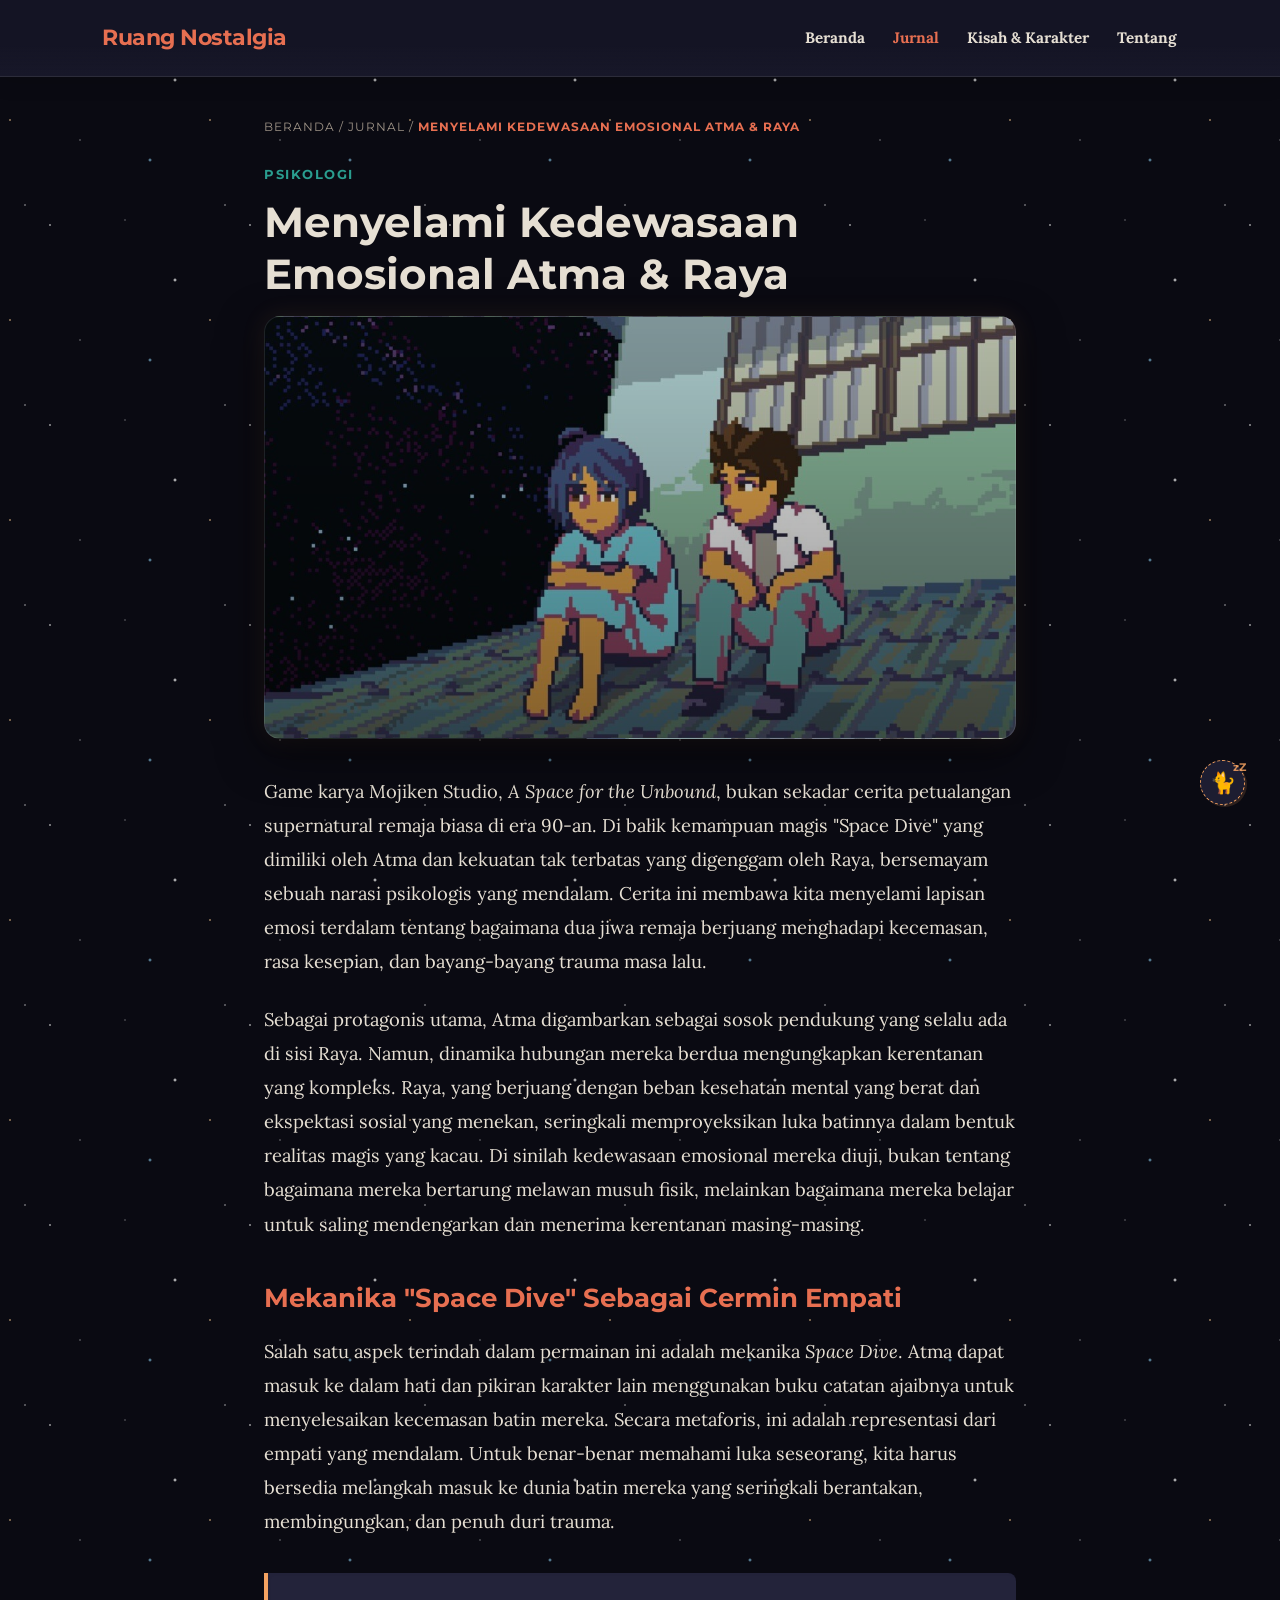
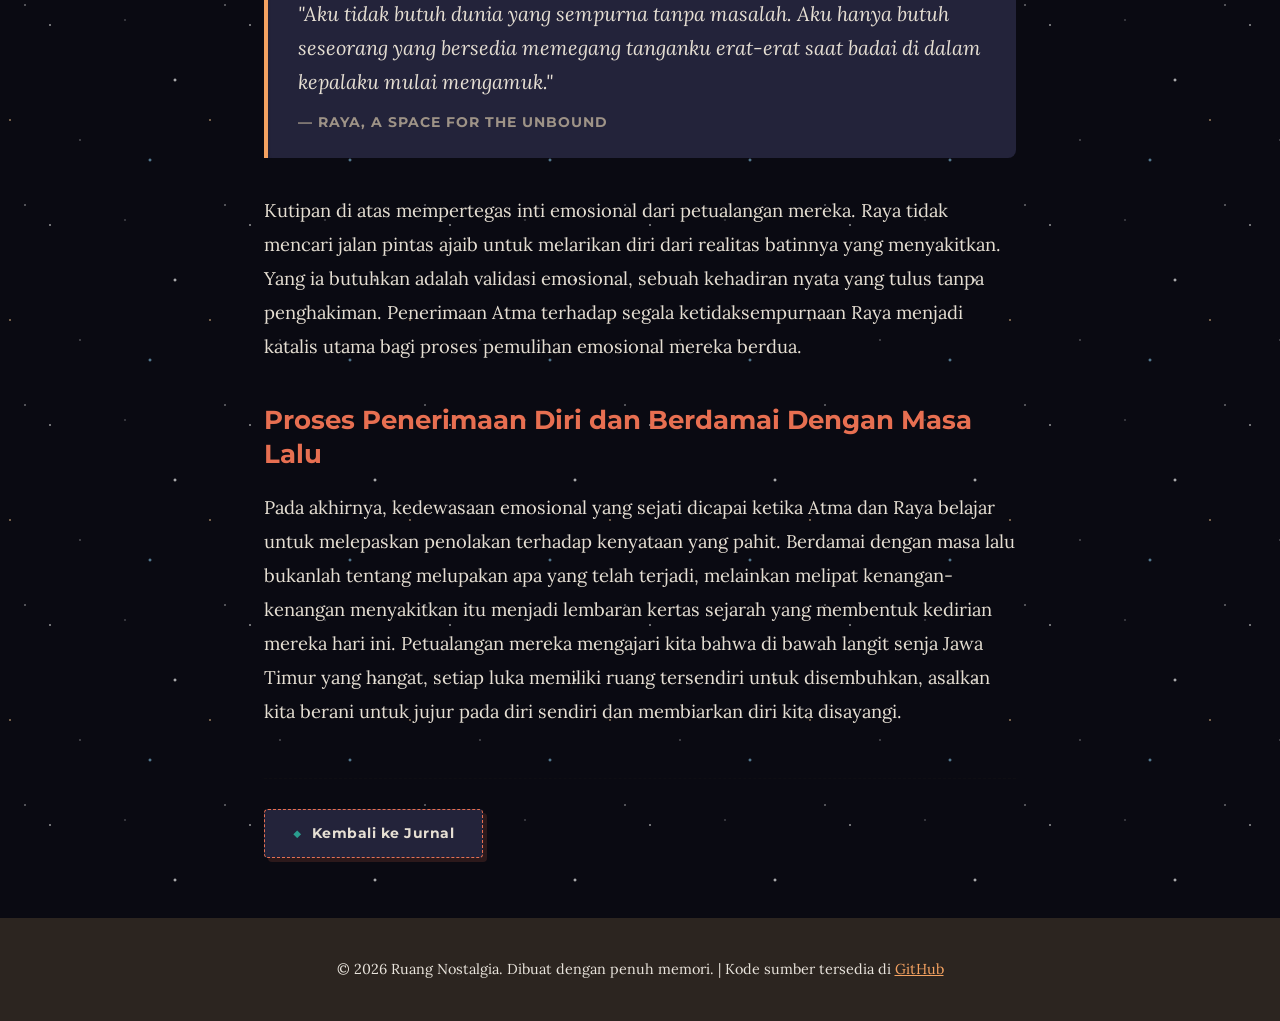
<file: baca-artikel.html>
<!DOCTYPE html>
<html lang="id">

<head>
    <meta charset="UTF-8">
    <meta name="viewport" content="width=device-width, initial-scale=1.0">
    <title>Menyelami Kedewasaan Emosional Atma & Raya - Ruang Nostalgia</title>
    <meta name="description" content="Analisis psikologis kedewasaan emosional Atma dan Raya dalam A Space for the Unbound — empati, trauma, dan proses penerimaan diri di bawah langit senja Jawa Timur.">
    <link rel="preconnect" href="https://fonts.googleapis.com">
    <link rel="preconnect" href="https://fonts.gstatic.com" crossorigin>
    <link
        href="https://fonts.googleapis.com/css2?family=Lora:ital,wght@0,400..700;1,400..700&family=Montserrat:wght@400;700&display=swap"
        rel="stylesheet">
    <link rel="stylesheet" href="style.css">
</head>

<body>

    <header class="navbar">
        <div class="logo">Ruang Nostalgia</div>
        <nav class="nav-links" id="main-nav">
            <a href="index.html">Beranda</a>
            <a href="jurnal.html" class="active">Jurnal</a>
            <a href="karakter.html">Kisah & Karakter</a>
            <a href="tentang.html">Tentang</a>
        </nav>
        <button class="nav-toggle" aria-label="Buka menu navigasi" aria-expanded="false" aria-controls="main-nav">
            <span class="bar"></span>
            <span class="bar"></span>
            <span class="bar"></span>
        </button>
    </header>

    <main class="article-container">
        <!-- Breadcrumb Navigation (Tahap 2) -->
        <nav class="breadcrumb">
            <a href="index.html">Beranda</a> / 
            <a href="jurnal.html">Jurnal</a> / 
            <span class="active">Menyelami Kedewasaan Emosional Atma & Raya</span>
        </nav>

        <!-- Article Header -->
        <header class="article-header">
            <span class="category">Psikologi</span>
            <h1>Menyelami Kedewasaan Emosional Atma & Raya</h1>
            
            <!-- Hero Image -->
            <div class="article-hero-image" role="img" aria-label="Atma dan Raya duduk bersama di jembatan stasiun berlatar senja" style="background: linear-gradient(rgba(0,0,0,0.1), rgba(0,0,0,0.45)), url('images/atma-raya.jpg'); background-size: cover; background-position: center; border: 3px dashed var(--senja-jingga);">
            </div>
        </header>

        <!-- Article Content (Tahap 3) -->
        <div class="article-content">
            <p>
                Game karya Mojiken Studio, <em>A Space for the Unbound</em>, bukan sekadar cerita petualangan supernatural remaja biasa di era 90-an. Di balik kemampuan magis "Space Dive" yang dimiliki oleh Atma dan kekuatan tak terbatas yang digenggam oleh Raya, bersemayam sebuah narasi psikologis yang mendalam. Cerita ini membawa kita menyelami lapisan emosi terdalam tentang bagaimana dua jiwa remaja berjuang menghadapi kecemasan, rasa kesepian, dan bayang-bayang trauma masa lalu.
            </p>

            <p>
                Sebagai protagonis utama, Atma digambarkan sebagai sosok pendukung yang selalu ada di sisi Raya. Namun, dinamika hubungan mereka berdua mengungkapkan kerentanan yang kompleks. Raya, yang berjuang dengan beban kesehatan mental yang berat dan ekspektasi sosial yang menekan, seringkali memproyeksikan luka batinnya dalam bentuk realitas magis yang kacau. Di sinilah kedewasaan emosional mereka diuji, bukan tentang bagaimana mereka bertarung melawan musuh fisik, melainkan bagaimana mereka belajar untuk saling mendengarkan dan menerima kerentanan masing-masing.
            </p>

            <h2>Mekanika "Space Dive" Sebagai Cermin Empati</h2>
            
            <p>
                Salah satu aspek terindah dalam permainan ini adalah mekanika <em>Space Dive</em>. Atma dapat masuk ke dalam hati dan pikiran karakter lain menggunakan buku catatan ajaibnya untuk menyelesaikan kecemasan batin mereka. Secara metaforis, ini adalah representasi dari empati yang mendalam. Untuk benar-benar memahami luka seseorang, kita harus bersedia melangkah masuk ke dunia batin mereka yang seringkali berantakan, membingungkan, dan penuh duri trauma.
            </p>

            <blockquote>
                "Aku tidak butuh dunia yang sempurna tanpa masalah. Aku hanya butuh seseorang yang bersedia memegang tanganku erat-erat saat badai di dalam kepalaku mulai mengamuk." 
                <cite>— Raya, A Space for the Unbound</cite>
            </blockquote>

            <p>
                Kutipan di atas mempertegas inti emosional dari petualangan mereka. Raya tidak mencari jalan pintas ajaib untuk melarikan diri dari realitas batinnya yang menyakitkan. Yang ia butuhkan adalah validasi emosional, sebuah kehadiran nyata yang tulus tanpa penghakiman. Penerimaan Atma terhadap segala ketidaksempurnaan Raya menjadi katalis utama bagi proses pemulihan emosional mereka berdua.
            </p>

            <h2>Proses Penerimaan Diri dan Berdamai Dengan Masa Lalu</h2>
            
            <p>
                Pada akhirnya, kedewasaan emosional yang sejati dicapai ketika Atma dan Raya belajar untuk melepaskan penolakan terhadap kenyataan yang pahit. Berdamai dengan masa lalu bukanlah tentang melupakan apa yang telah terjadi, melainkan melipat kenangan-kenangan menyakitkan itu menjadi lembaran kertas sejarah yang membentuk kedirian mereka hari ini. Petualangan mereka mengajari kita bahwa di bawah langit senja Jawa Timur yang hangat, setiap luka memiliki ruang tersendiri untuk disembuhkan, asalkan kita berani untuk jujur pada diri sendiri dan membiarkan diri kita disayangi.
            </p>
        </div>

        <!-- Footer Navigation Back-link (Tahap 5) -->
        <footer class="article-navigation">
            <a href="jurnal.html?transition=spacedive" class="btn-kembali">Kembali ke Jurnal</a>
        </footer>
    </main>

    <footer class="footer">
        <p>&copy; 2026 Ruang Nostalgia. Dibuat dengan penuh memori. | Kode sumber tersedia di <a href="https://github.com" target="_blank" style="color: var(--senja-kuning); text-decoration: underline;">GitHub</a></p>
    </footer>

    <script src="script.js"></script>
    <!-- Interactive Easter Egg: Pet the Cat -->
    <div id="retro-cat" class="retro-cat" title="Kucing jalanan yang sedang tidur...">
        <span class="cat-emoji">🐈</span>
        <span class="cat-zzz">zZ</span>
        <div class="cat-tooltip">Meow~ Kamu menemukan Admiral!</div>
    </div>
    <!-- Back to Top Button (Checklist 2.2) -->
    <button id="btn-top" class="btn-top" title="Kembali ke Atas">↑</button>
</body>

</html>
</file>
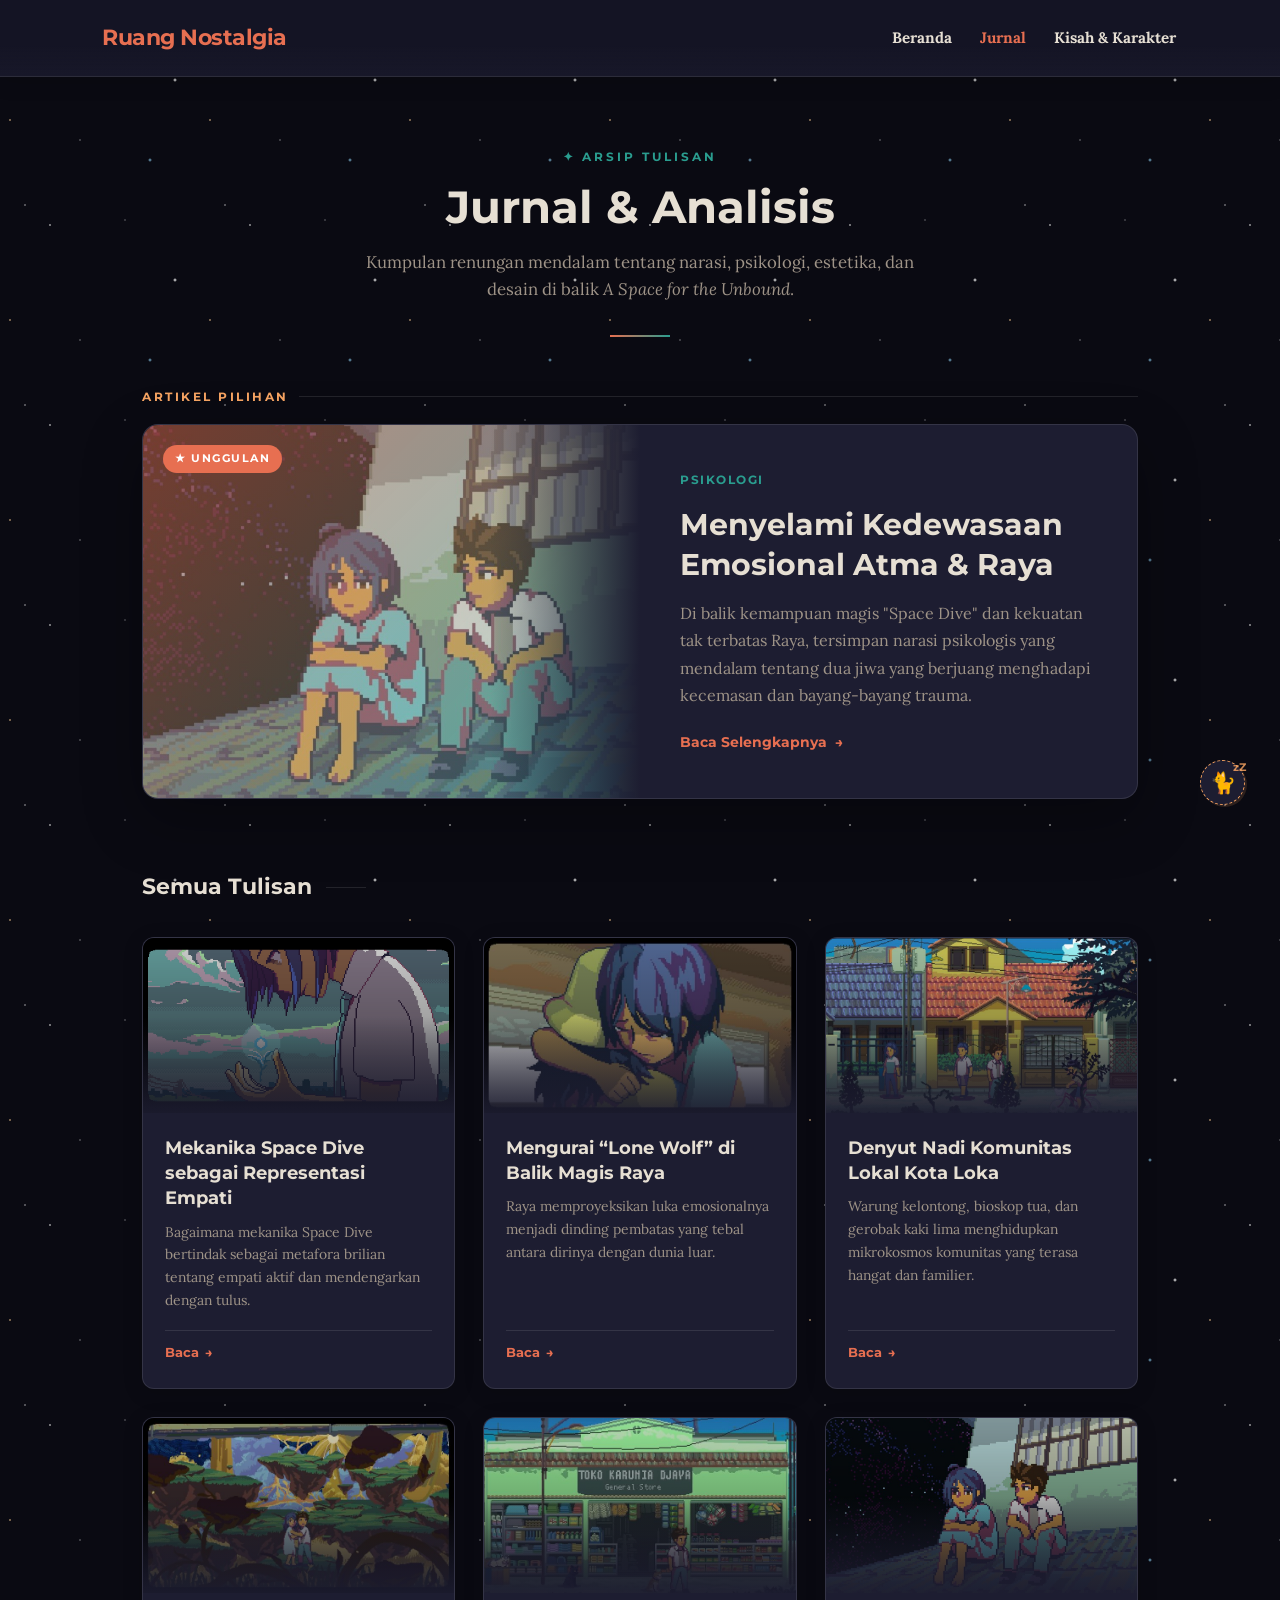
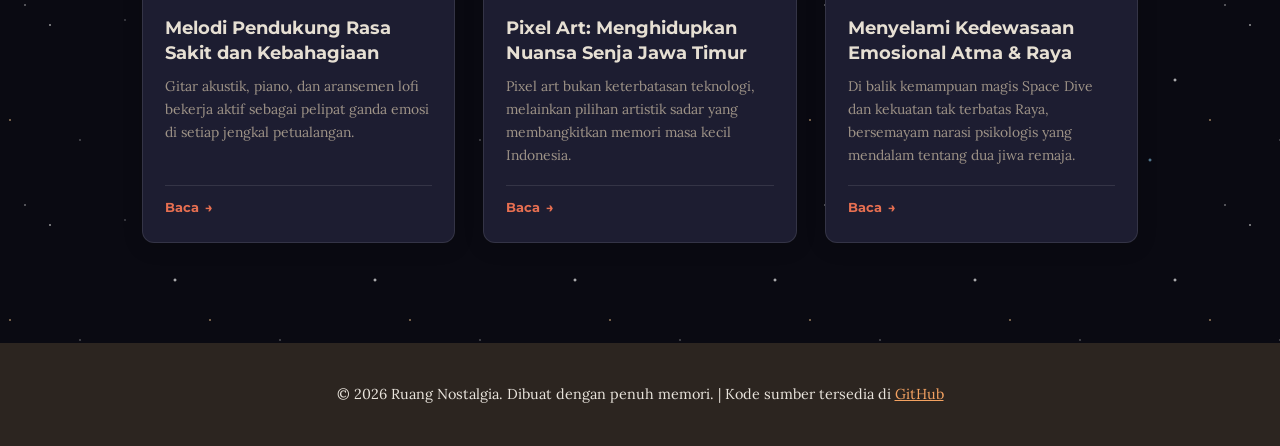
<file: jurnal.html>
<!DOCTYPE html>
<html lang="id">
<head>
    <meta charset="UTF-8">
    <meta name="viewport" content="width=device-width, initial-scale=1.0">
    <title>Jurnal - Ruang Nostalgia (A Space for the Unbound)</title>
    <link rel="preconnect" href="https://fonts.googleapis.com">
    <link rel="preconnect" href="https://fonts.gstatic.com" crossorigin>
    <link href="https://fonts.googleapis.com/css2?family=Lora:ital,wght@0,400..700;1,400..700&family=Montserrat:wght@400;700&display=swap" rel="stylesheet">
    <link rel="stylesheet" href="style.css">
    <style>
        /* ── JURNAL HERO ── */
        .jurnal-hero {
            padding: 70px 8% 0;
            text-align: center;
        }
        .jurnal-hero-tag {
            font-family: 'Montserrat', sans-serif;
            font-size: 0.78rem;
            text-transform: uppercase;
            letter-spacing: 3px;
            color: var(--langit-biru);
            font-weight: bold;
            display: block;
            margin-bottom: 14px;
        }
        .jurnal-hero h1 {
            font-size: 2.8rem;
            color: var(--teks-utama);
            line-height: 1.2;
            margin-bottom: 14px;
        }
        .jurnal-hero p {
            color: var(--teks-pudar);
            font-size: 1.05rem;
            max-width: 560px;
            margin: 0 auto 32px;
        }
        .jurnal-divider {
            width: 60px;
            height: 2px;
            background: linear-gradient(to right, var(--senja-jingga), var(--langit-biru));
            margin: 0 auto 50px;
            border: none;
        }


        /* ── FEATURED ARTICLE ── */
        .featured-wrap {
            padding: 0 8%;
            max-width: 1200px;
            margin: 0 auto 70px;
        }
        .featured-label {
            font-family: 'Montserrat', sans-serif;
            font-size: 0.75rem;
            text-transform: uppercase;
            letter-spacing: 2.5px;
            font-weight: bold;
            color: var(--senja-kuning);
            margin-bottom: 18px;
            display: flex;
            align-items: center;
            gap: 10px;
        }
        .featured-label::after {
            content: '';
            flex: 1;
            height: 1px;
            background: var(--border-garis);
        }
        .featured-card {
            display: grid;
            grid-template-columns: 1fr 1fr;
            gap: 0;
            background: var(--bg-kartu);
            border-radius: 16px;
            overflow: hidden;
            border: 1px solid var(--border-garis);
            text-decoration: none;
            color: inherit;
            box-shadow: 0 20px 60px rgba(0,0,0,0.3);
            transition: transform 0.4s cubic-bezier(0.175, 0.885, 0.32, 1.275), box-shadow 0.4s;
        }
        .featured-card:hover {
            transform: translateY(-6px);
            box-shadow: 0 30px 80px rgba(231, 111, 81, 0.15);
        }
        .featured-image {
            position: relative;
            min-height: 340px;
            background: linear-gradient(135deg, rgba(231,111,81,0.5), rgba(42,157,143,0.4)),
                        url('images/atma-raya.jpg') center/cover no-repeat;
            overflow: hidden;
        }
        .featured-image::after {
            content: '';
            position: absolute;
            inset: 0;
            background: linear-gradient(to right, transparent 70%, var(--bg-kartu));
        }
        .featured-badge {
            position: absolute;
            top: 20px;
            left: 20px;
            background: var(--senja-jingga);
            color: white;
            font-family: 'Montserrat', sans-serif;
            font-size: 0.7rem;
            font-weight: bold;
            text-transform: uppercase;
            letter-spacing: 1.5px;
            padding: 5px 12px;
            border-radius: 20px;
            z-index: 2;
        }
        .featured-body {
            padding: 45px 40px;
            display: flex;
            flex-direction: column;
            justify-content: center;
            gap: 16px;
        }
        .featured-category {
            font-family: 'Montserrat', sans-serif;
            font-size: 0.75rem;
            text-transform: uppercase;
            letter-spacing: 1.5px;
            font-weight: bold;
            color: var(--langit-biru);
        }
        .featured-body h2 {
            font-size: 1.9rem;
            line-height: 1.3;
            color: var(--teks-utama);
        }
        .featured-body p {
            font-size: 1rem;
            color: var(--teks-pudar);
            line-height: 1.7;
        }
        .featured-read {
            display: inline-flex;
            align-items: center;
            gap: 8px;
            color: var(--senja-jingga);
            font-family: 'Montserrat', sans-serif;
            font-size: 0.88rem;
            font-weight: bold;
            margin-top: 6px;
            transition: gap 0.3s;
        }
        .featured-card:hover .featured-read { gap: 14px; }
        .featured-read::after { content: '→'; }

        /* ── ALL ARTICLES GRID ── */
        .jurnal-grid-section {
            padding: 0 8% 100px;
            max-width: 1200px;
            margin: 0 auto;
        }
        .section-header-row {
            display: flex;
            align-items: center;
            margin-bottom: 32px;
        }
        .section-header-row h2 {
            font-size: 1.4rem;
            color: var(--teks-utama);
            display: flex;
            align-items: center;
            gap: 14px;
        }
        .section-header-row h2::after {
            content: '';
            flex: 1;
            height: 1px;
            background: var(--border-garis);
            min-width: 40px;
        }

        /* ── ARTICLE CARDS ── */
        .articles-grid-v2 {
            display: grid;
            grid-template-columns: repeat(3, 1fr);
            gap: 28px;
        }
        .article-card-v2 {
            background: var(--bg-kartu);
            border-radius: 12px;
            overflow: hidden;
            border: 1px solid var(--border-garis);
            text-decoration: none;
            color: inherit;
            display: flex;
            flex-direction: column;
            transition: transform 0.35s cubic-bezier(0.175, 0.885, 0.32, 1.275), box-shadow 0.35s, border-color 0.3s;
            box-shadow: 0 4px 20px rgba(0,0,0,0.15);
            opacity: 0;
            transform: translateY(22px);
        }
        .article-card-v2.visible {
            opacity: 1;
            transform: translateY(0);
            transition: opacity 0.5s ease, transform 0.5s cubic-bezier(0.175, 0.885, 0.32, 1.275),
                        box-shadow 0.35s, border-color 0.3s;
        }
        .article-card-v2:hover {
            transform: translateY(-7px) !important;
            box-shadow: 0 16px 45px rgba(231, 111, 81, 0.12);
            border-color: rgba(231, 111, 81, 0.3);
        }
        .card-thumb {
            width: 100%;
            aspect-ratio: 16/9;
            background-size: cover !important;
            background-position: center !important;
            position: relative;
            overflow: hidden;
        }
        .card-thumb::after {
            content: '';
            position: absolute;
            inset: 0;
            background: linear-gradient(to top, rgba(29,29,49,0.9) 0%, transparent 55%);
            transition: opacity 0.3s;
        }
        .article-card-v2:hover .card-thumb::after { opacity: 0.6; }
        .card-thumb-category {
            position: absolute;
            bottom: 12px;
            left: 14px;
            z-index: 2;
            font-family: 'Montserrat', sans-serif;
            font-size: 0.68rem;
            font-weight: bold;
            text-transform: uppercase;
            letter-spacing: 1.2px;
            color: white;
            background: var(--langit-biru);
            padding: 3px 10px;
            border-radius: 10px;
        }
        .card-body-v2 {
            padding: 22px 22px 24px;
            display: flex;
            flex-direction: column;
            gap: 10px;
            flex: 1;
        }
        .card-body-v2 h3 {
            font-size: 1.12rem;
            line-height: 1.4;
            color: var(--teks-utama);
            transition: color 0.3s;
        }
        .article-card-v2:hover .card-body-v2 h3 { color: var(--senja-kuning); }
        .card-body-v2 p {
            font-size: 0.87rem;
            color: var(--teks-pudar);
            line-height: 1.65;
            flex: 1;
        }
        .card-footer-v2 {
            display: flex;
            align-items: center;
            justify-content: space-between;
            margin-top: 8px;
            padding-top: 12px;
            border-top: 1px solid var(--border-garis);
        }
        .card-read-link {
            font-family: 'Montserrat', sans-serif;
            font-size: 0.8rem;
            font-weight: bold;
            color: var(--senja-jingga);
            display: inline-flex;
            align-items: center;
            gap: 6px;
            transition: gap 0.3s, color 0.3s;
        }
        .card-read-link::after { content: '→'; }
        .article-card-v2:hover .card-read-link { gap: 10px; }
        .card-tag {
            font-family: 'Montserrat', sans-serif;
            font-size: 0.67rem;
            color: var(--teks-pudar);
            background: rgba(255,255,255,0.04);
            border: 1px solid var(--border-garis);
            padding: 2px 9px;
            border-radius: 8px;
        }

        /* Responsive */
        @media (max-width: 1024px) {
            .featured-card { grid-template-columns: 1fr; }
            .featured-image { min-height: 220px; }
            .featured-image::after { background: linear-gradient(to bottom, transparent 50%, var(--bg-kartu)); }
            .articles-grid-v2 { grid-template-columns: repeat(2, 1fr); }
        }
        @media (max-width: 640px) {
            .jurnal-hero h1 { font-size: 2rem; }
            .articles-grid-v2 { grid-template-columns: 1fr; }
            .featured-body { padding: 28px 22px; }
            .featured-body h2 { font-size: 1.45rem; }
        }
    </style>
</head>
<body>
    <header class="navbar">
        <div class="logo">Ruang Nostalgia</div>
        <nav class="nav-links" id="main-nav">
            <a href="index.html">Beranda</a>
            <a href="jurnal.html" class="active">Jurnal</a>
            <a href="karakter.html">Kisah & Karakter</a>
        </nav>
        <button class="nav-toggle" aria-label="Buka menu navigasi" aria-expanded="false" aria-controls="main-nav">
            <span class="bar"></span>
            <span class="bar"></span>
            <span class="bar"></span>
        </button>
    </header>

    <!-- Hero -->
    <section class="jurnal-hero">
        <span class="jurnal-hero-tag">✦ Arsip Tulisan</span>
        <h1>Jurnal & Analisis</h1>
        <p>Kumpulan renungan mendalam tentang narasi, psikologi, estetika, dan desain di balik <em>A Space for the Unbound</em>.</p>
        <hr class="jurnal-divider">
    </section>

    <!-- Featured Article -->
    <div class="featured-wrap">
        <p class="featured-label">Artikel Pilihan</p>
        <a href="baca-artikel.html" class="featured-card">
            <div class="featured-image">
                <span class="featured-badge">★ Unggulan</span>
            </div>
            <div class="featured-body">
                <span class="featured-category">Psikologi</span>
                <h2>Menyelami Kedewasaan Emosional Atma & Raya</h2>
                <p>Di balik kemampuan magis "Space Dive" dan kekuatan tak terbatas Raya, tersimpan narasi psikologis yang mendalam tentang dua jiwa yang berjuang menghadapi kecemasan dan bayang-bayang trauma.</p>
                <span class="featured-read">Baca Selengkapnya</span>
            </div>
        </a>
    </div>

    <!-- All Articles -->
    <section class="jurnal-grid-section">
        <div class="section-header-row">
            <h2>Semua Tulisan</h2>
        </div>
        <div class="articles-grid-v2" id="articles-grid"></div>
    </section>

    <footer class="footer">
        <p>&copy; 2026 Ruang Nostalgia. Dibuat dengan penuh memori. | Kode sumber tersedia di <a href="https://github.com" target="_blank" style="color: var(--senja-kuning); text-decoration: underline;">GitHub</a></p>
    </footer>

    <div id="retro-cat" class="retro-cat" title="Kucing jalanan yang sedang tidur...">
        <span class="cat-emoji">🐈</span>
        <span class="cat-zzz">zZ</span>
        <div class="cat-tooltip">Meow~ Kamu menemukan Admiral!</div>
    </div>
    <button id="btn-top" class="btn-top" title="Kembali ke Atas">↑</button>

    <script src="script.js"></script>
    <script>
    const articles = [
        {
            title: "Mekanika Space Dive sebagai Representasi Empati",
            category: "Desain Game",
            excerpt: "Bagaimana mekanika Space Dive bertindak sebagai metafora brilian tentang empati aktif dan mendengarkan dengan tulus.",
            href: "artikel-game.html",
            thumb: "linear-gradient(rgba(0,0,0,0.2), rgba(0,0,0,0.55)), url('images/space-dive-rift.jpg')",
            tag: "Mekanika"
        },
        {
            title: "Mengurai \u201cLone Wolf\u201d di Balik Magis Raya",
            category: "Psikologi",
            excerpt: "Raya memproyeksikan luka emosionalnya menjadi dinding pembatas yang tebal antara dirinya dengan dunia luar.",
            href: "artikel-isolasi.html",
            thumb: "linear-gradient(rgba(0,0,0,0.0), rgba(0,0,0,0.45)), url('images/lone-wolf-hero.png')",
            tag: "Karakter"
        },
        {
            title: "Denyut Nadi Komunitas Lokal Kota Loka",
            category: "Narasi & Dunia",
            excerpt: "Warung kelontong, bioskop tua, dan gerobak kaki lima menghidupkan mikrokosmos komunitas yang terasa hangat dan familier.",
            href: "artikel-komunitas.html",
            thumb: "linear-gradient(rgba(0,0,0,0.0), rgba(0,0,0,0.45)), url('images/isometric-night-market.png')",
            tag: "Worldbuilding"
        },
        {
            title: "Melodi Pendukung Rasa Sakit dan Kebahagiaan",
            category: "Musik",
            excerpt: "Gitar akustik, piano, dan aransemen lofi bekerja aktif sebagai pelipat ganda emosi di setiap jengkal petualangan.",
            href: "artikel-musik.html",
            thumb: "linear-gradient(rgba(0,0,0,0.1), rgba(0,0,0,0.55)), url('images/kucing-retro.jpg')",
            tag: "Soundtrack"
        },
        {
            title: "Pixel Art: Menghidupkan Nuansa Senja Jawa Timur",
            category: "Desain Visual",
            excerpt: "Pixel art bukan keterbatasan teknologi, melainkan pilihan artistik sadar yang membangkitkan memori masa kecil Indonesia.",
            href: "artikel-visual.html",
            thumb: "linear-gradient(rgba(0,0,0,0.1), rgba(0,0,0,0.55)), url('images/senja-kota.jpg')",
            tag: "Estetika"
        },
        {
            title: "Menyelami Kedewasaan Emosional Atma & Raya",
            category: "Psikologi",
            excerpt: "Di balik kemampuan magis Space Dive dan kekuatan tak terbatas Raya, bersemayam narasi psikologis yang mendalam tentang dua jiwa remaja.",
            href: "baca-artikel.html",
            thumb: "linear-gradient(rgba(0,0,0,0.1), rgba(0,0,0,0.55)), url('images/atma-raya.jpg')",
            tag: "Emosi"
        }
    ];

    const grid = document.getElementById('articles-grid');

    articles.forEach((art, i) => {
        const card = document.createElement('a');
        card.className = 'article-card-v2';
        card.href = art.href;
        card.innerHTML = `
            <div class="card-thumb" style="background: ${art.thumb}; background-size: cover !important; background-position: center !important;">
            </div>
            <div class="card-body-v2">
                <h3>${art.title}</h3>
                <p>${art.excerpt}</p>
                <div class="card-footer-v2">
                    <span class="card-read-link">Baca</span>
                </div>
            </div>
        `;
        grid.appendChild(card);

        // Stagger entrance
        setTimeout(() => {
            card.classList.add('visible');
        }, 80 + i * 90);
    });
    </script>
</body>
</html>
</file>
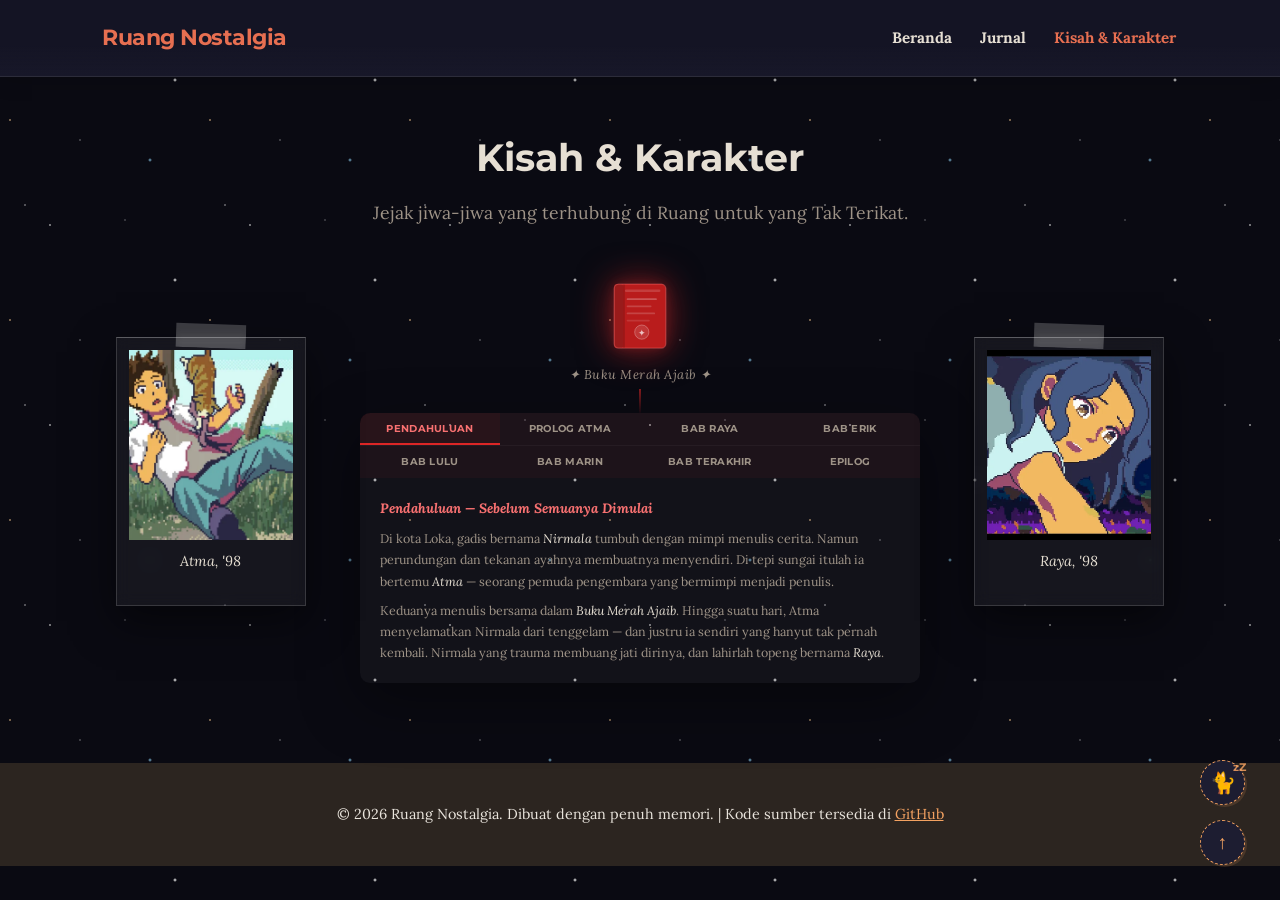
<file: karakter.html>
<!DOCTYPE html>
<html lang="id">

<head>
    <meta charset="UTF-8">
    <meta name="viewport" content="width=device-width, initial-scale=1.0">
    <title>Kisah & Karakter - Ruang Nostalgia (A Space for the Unbound)</title>
    <link rel="preconnect" href="https://fonts.googleapis.com">
    <link rel="preconnect" href="https://fonts.gstatic.com" crossorigin>
    <link
        href="https://fonts.googleapis.com/css2?family=Lora:ital,wght@0,400..700;1,400..700&family=Montserrat:wght@400;700&display=swap"
        rel="stylesheet">
    <link rel="stylesheet" href="style.css">
    <style>
        /* ── PAGE WRAPPER ── */
        .karakter-page-wrapper {
            padding: 50px 2% 80px;
            max-width: 1100px;
            margin: 0 auto;
            text-align: center;
        }

        .karakter-header {
            margin-bottom: 50px;
        }

        .karakter-header h1 {
            font-size: 2.4rem;
            color: var(--teks-utama);
            margin-bottom: 10px;
        }

        .karakter-header p {
            color: var(--teks-pudar);
            font-size: 1.1rem;
        }

        /* ── 3-COL STAGE ── */
        .story-stage {
            display: flex;
            align-items: flex-start;
            justify-content: center;
            gap: 28px;
            width: 100%;
        }

        /* ── POLAROID COL ── */
        .polaroid-col {
            flex: 0 0 190px;
            display: flex;
            flex-direction: column;
            align-items: center;
            padding-top: 60px;
        }

        .polaroid-card {
            position: relative;
            display: flex;
            flex-direction: column;
            align-items: center;
            background: rgba(255, 255, 255, 0.05);
            backdrop-filter: blur(8px);
            -webkit-backdrop-filter: blur(8px);
            border: 1px solid rgba(255, 255, 255, 0.15);
            border-top: 1px solid rgba(255, 255, 255, 0.3);
            padding: 12px 12px 32px 12px;
            width: 100%;
            box-shadow: 0 15px 40px rgba(0, 0, 0, 0.5);
            animation: spaceFloat 6s ease-in-out infinite;
            transition: box-shadow 0.3s, transform 0.3s cubic-bezier(0.175, 0.885, 0.32, 1.275);
        }

        .polaroid-card {
            cursor: url("data:image/svg+xml;utf8,%3Csvg xmlns='http://www.w3.org/2000/svg' width='32' height='32' viewBox='0 0 32 32'%3E%3Cline x1='9' y1='9' x2='24' y2='24' stroke='%23E76F51' stroke-width='3.5' stroke-linecap='round'/%3E%3Cline x1='9.5' y1='9.5' x2='23.5' y2='23.5' stroke='%23FF85A1' stroke-width='1.5' stroke-linecap='round'/%3E%3Ccircle cx='24' cy='24' r='2.5' fill='%23F4A261' stroke='%232C2520' stroke-width='0.5'/%3E%3Ccircle cx='9' cy='9' r='2.5' fill='%23F4A261' stroke='%232C2520' stroke-width='0.5'/%3E%3Cpath d='M 8 1 L 10 5.5 L 15 6 L 11 9.5 L 12.5 14.5 L 8 12 L 3.5 14.5 L 5 9.5 L 1 6 L 6 5.5 Z' fill='%23FFD166' stroke='%232C2520' stroke-width='1' stroke-linejoin='round'/%3E%3Cpath d='M 8 3.5 L 9.2 6.2 L 12.2 6.5 L 9.8 8.6 L 10.7 11.6 L 8 10 L 5.3 11.6 L 6.2 8.6 L 3.8 6.5 L 6.8 6.2 Z' fill='%23FFF' opacity='0.6'/%3E%3Ccircle cx='8' cy='8' r='2' fill='%232A9D8F'/%3E%3C/svg%3E") 8 1, pointer;
        }

        .polaroid-card:last-child {
            animation-delay: -3s;
        }

        .polaroid-card:hover {
            animation-play-state: paused;
            box-shadow: 0 20px 55px rgba(231, 111, 81, 0.25);
            transform: translateY(-6px) scale(1.02);
        }

        .polaroid-card .tape {
            position: absolute;
            top: -14px;
            left: calc(50% - 35px);
            width: 70px;
            height: 24px;
            background: rgba(255, 255, 255, 0.2);
            backdrop-filter: blur(4px);
            transform: rotate(2deg);
            pointer-events: none;
        }

        .polaroid-card .photo-img {
            width: 100%;
            height: 190px;
            background-size: cover !important;
            background-position: center !important;
            background-repeat: no-repeat !important;
            display: block;
        }

        .polaroid-card .photo-img.atma {
            background-image: url('images/foto-kiri.jpg') !important;
        }

        .polaroid-card .photo-img.raya {
            background-image: url('images/foto-kanan.jpg') !important;
        }

        .polaroid-card .caption {
            font-family: 'Lora', Georgia, serif;
            font-style: italic;
            font-size: 0.9rem;
            text-align: center;
            margin-top: 10px;
            color: var(--teks-utama);
        }

        .polaroid-card .character-desc {
            display: none;
        }

        /* ── BUKU MERAH CENTER ── */
        .buku-merah-center {
            flex: 1 1 auto;
            min-width: 0;
            max-width: 560px;
            display: flex;
            flex-direction: column;
            align-items: center;
            gap: 0;
            margin: 0 auto;
        }

        /* Ikon */
        .buku-icon-wrap {
            display: flex;
            flex-direction: column;
            align-items: center;
            gap: 8px;
            margin-bottom: 4px;
            transition: transform 0.3s cubic-bezier(0.175, 0.885, 0.32, 1.275);
            animation: bukuFloat 5s ease-in-out infinite;
        }

        .buku-icon-wrap,
        .buku-icon-wrap * {
            cursor: url("data:image/svg+xml;utf8,%3Csvg xmlns='http://www.w3.org/2000/svg' width='32' height='32' viewBox='0 0 32 32'%3E%3Cline x1='9' y1='9' x2='24' y2='24' stroke='%23E76F51' stroke-width='3.5' stroke-linecap='round'/%3E%3Cline x1='9.5' y1='9.5' x2='23.5' y2='23.5' stroke='%23FF85A1' stroke-width='1.5' stroke-linecap='round'/%3E%3Ccircle cx='24' cy='24' r='2.5' fill='%23F4A261' stroke='%232C2520' stroke-width='0.5'/%3E%3Ccircle cx='9' cy='9' r='2.5' fill='%23F4A261' stroke='%232C2520' stroke-width='0.5'/%3E%3Cpath d='M 8 1 L 10 5.5 L 15 6 L 11 9.5 L 12.5 14.5 L 8 12 L 3.5 14.5 L 5 9.5 L 1 6 L 6 5.5 Z' fill='%23FFD166' stroke='%232C2520' stroke-width='1' stroke-linejoin='round'/%3E%3Cpath d='M 8 3.5 L 9.2 6.2 L 12.2 6.5 L 9.8 8.6 L 10.7 11.6 L 8 10 L 5.3 11.6 L 6.2 8.6 L 3.8 6.5 L 6.8 6.2 Z' fill='%23FFF' opacity='0.6'/%3E%3Ccircle cx='8' cy='8' r='2' fill='%232A9D8F'/%3E%3C/svg%3E") 8 1, pointer;
        }

        .buku-icon-wrap:hover {
            transform: scale(1.08) translateY(-4px);
            animation-play-state: paused;
        }

        .buku-icon-svg {
            width: 80px;
            height: 80px;
            filter: drop-shadow(0 0 18px rgba(220, 38, 38, 0.5)) drop-shadow(0 0 6px rgba(220, 38, 38, 0.3));
        }

        .buku-label {
            font-family: 'Lora', Georgia, serif;
            font-style: italic;
            font-size: 0.8rem;
            color: var(--teks-pudar);
            letter-spacing: 0.5px;
        }

        /* Connector */
        .buku-connector {
            width: 2px;
            height: 24px;
            background: linear-gradient(to bottom, rgba(220, 38, 38, 0.6), rgba(220, 38, 38, 0.05));
            margin: 0 auto;
        }

        /* Story Panel */
        .story-panel {
            background: rgba(255, 255, 255, 0.03);
            border-radius: 10px;
            overflow: hidden;
            box-shadow: 0 20px 60px rgba(0, 0, 0, 0.4);
            width: 100%;
            text-align: left;
        }

        /* Tabs — 2 baris x 4 kolom */
        .story-tabs {
            display: grid;
            grid-template-columns: repeat(4, 1fr);
            background: rgba(220, 38, 38, 0.05);
        }

        .story-tab {
            padding: 9px 4px;
            font-family: 'Montserrat', sans-serif;
            font-size: 0.62rem;
            font-weight: 700;
            color: var(--teks-pudar);
            text-align: center;
            text-transform: uppercase;
            letter-spacing: 0.3px;
            white-space: nowrap;
            background: none;
            border: none;
            border-bottom: 2px solid transparent;
            transition: color 0.2s, background 0.2s, border-color 0.2s;
            cursor: url("data:image/svg+xml;utf8,%3Csvg xmlns='http://www.w3.org/2000/svg' width='32' height='32' viewBox='0 0 32 32'%3E%3Cline x1='9' y1='9' x2='24' y2='24' stroke='%23E76F51' stroke-width='3.5' stroke-linecap='round'/%3E%3Cline x1='9.5' y1='9.5' x2='23.5' y2='23.5' stroke='%23FF85A1' stroke-width='1.5' stroke-linecap='round'/%3E%3Ccircle cx='24' cy='24' r='2.5' fill='%23F4A261' stroke='%232C2520' stroke-width='0.5'/%3E%3Ccircle cx='9' cy='9' r='2.5' fill='%23F4A261' stroke='%232C2520' stroke-width='0.5'/%3E%3Cpath d='M 8 1 L 10 5.5 L 15 6 L 11 9.5 L 12.5 14.5 L 8 12 L 3.5 14.5 L 5 9.5 L 1 6 L 6 5.5 Z' fill='%23FFD166' stroke='%232C2520' stroke-width='1' stroke-linejoin='round'/%3E%3Cpath d='M 8 3.5 L 9.2 6.2 L 12.2 6.5 L 9.8 8.6 L 10.7 11.6 L 8 10 L 5.3 11.6 L 6.2 8.6 L 3.8 6.5 L 6.8 6.2 Z' fill='%23FFF' opacity='0.6'/%3E%3Ccircle cx='8' cy='8' r='2' fill='%232A9D8F'/%3E%3C/svg%3E") 8 1, pointer;
        }

        .story-tab:nth-child(n+5) {
            border-top: 1px solid rgba(255, 255, 255, 0.04);
        }

        .story-tab:hover {
            color: var(--teks-utama);
            background: rgba(220, 38, 38, 0.07);
        }

        .story-tab.active {
            color: #f87171;
            border-bottom-color: #dc2626;
            background: rgba(220, 38, 38, 0.06);
        }

        /* Story Content */
        .story-content {
            padding: 20px 20px;
            text-align: left;
            max-height: 250px;
            overflow-y: auto;
            scrollbar-width: thin;
            scrollbar-color: rgba(220, 38, 38, 0.3) transparent;
        }

        .story-content::-webkit-scrollbar {
            width: 4px;
        }

        .story-content::-webkit-scrollbar-track {
            background: transparent;
        }

        .story-content::-webkit-scrollbar-thumb {
            background: rgba(220, 38, 38, 0.3);
            border-radius: 4px;
        }

        .story-pane {
            display: none;
        }

        .story-pane.active {
            display: block;
        }

        .story-pane h3 {
            font-family: 'Lora', Georgia, serif;
            font-size: 0.85rem;
            font-style: italic;
            color: #f87171;
            margin: 0 0 8px;
        }

        .story-pane p {
            font-family: 'Lora', Georgia, serif;
            font-size: 0.78rem;
            color: var(--teks-pudar);
            line-height: 1.7;
            margin-bottom: 8px;
        }

        .story-pane p:last-child {
            margin-bottom: 0;
        }

        .story-pane .highlight {
            color: var(--teks-utama);
            font-style: italic;
        }

        /* Mobile polaroid row */
        .mobile-polaroid-row {
            display: none;
            justify-content: center;
            gap: 16px;
            flex-wrap: wrap;
            margin: 20px 0 0;
        }

        .mobile-polaroid-row .polaroid-card {
            width: 130px;
            animation: none !important;
        }

        .mobile-polaroid-row .polaroid-card .photo-img {
            height: 120px;
        }

        .mobile-polaroid-row .polaroid-card .caption {
            font-size: 0.78rem;
            margin-top: 6px;
        }

        @media (min-width: 769px) {
            .mobile-polaroid-row {
                display: none !important;
            }
        }

        /* Mobile */
        @media (max-width: 768px) {
            .karakter-page-wrapper {
                padding: 40px 5% 80px;
            }

            .karakter-header h1 {
                font-size: 1.8rem;
            }

            .karakter-header {
                margin-bottom: 36px;
            }

            .story-stage {
                flex-direction: column;
                align-items: center;
            }

            .polaroid-col {
                display: none;
            }

            .mobile-polaroid-row {
                display: flex;
            }

            .buku-icon-wrap {
                animation: none;
            }

            .buku-merah-center {
                width: 100%;
            }

            .story-content {
                max-height: 220px;
                padding: 16px 14px;
            }

            .story-tab {
                font-size: 0.58rem;
                padding: 8px 2px;
            }
        }

        @keyframes bukuFloat {
            0% {
                transform: translateY(0px);
            }

            50% {
                transform: translateY(-6px);
            }

            100% {
                transform: translateY(0px);
            }
        }
    </style>
</head>

<body>
    <header class="navbar">
        <div class="logo">Ruang Nostalgia</div>
        <nav class="nav-links" id="main-nav">
            <a href="index.html">Beranda</a>
            <a href="jurnal.html">Jurnal</a>
            <a href="karakter.html" class="active">Kisah & Karakter</a>
        </nav>
        <button class="nav-toggle" aria-label="Buka menu navigasi" aria-expanded="false" aria-controls="main-nav">
            <span class="bar"></span>
            <span class="bar"></span>
            <span class="bar"></span>
        </button>
    </header>

    <main class="karakter-page-wrapper">
        <div class="karakter-header">
            <h1>Kisah & Karakter</h1>
            <p>Jejak jiwa-jiwa yang terhubung di Ruang untuk yang Tak Terikat.</p>
        </div>

        <div class="story-stage">

            <!-- KIRI: Polaroid Atma (desktop only) -->
            <div class="polaroid-col">
                <div class="polaroid-card" id="polaroid-atma" tabindex="0" role="button" aria-label="Lihat profil Atma">
                    <div class="tape"></div>
                    <div class="photo-img atma"></div>
                    <p class="caption">Atma, '98</p>
                    <div class="character-desc">
                        <p>Seorang pemuda dengan jiwa penulis yang tulus. Menggunakan Buku Merah Ajaib, ia menyelami
                            pikiran orang lain untuk menyembuhkan luka terdalam mereka.</p>
                    </div>
                </div>
            </div>

            <!-- TENGAH: Buku Merah + Story Panel -->
            <div class="buku-merah-center">

                <!-- Ikon Buku Merah -->
                <div class="buku-icon-wrap" id="buku-toggle">
                    <svg class="buku-icon-svg" viewBox="0 0 90 90" xmlns="http://www.w3.org/2000/svg">
                        <rect x="16" y="8" width="58" height="72" rx="5" fill="#b91c1c" />
                        <rect x="16" y="8" width="10" height="72" rx="3" fill="#991b1b" />
                        <rect x="28" y="14" width="40" height="3" rx="1.5" fill="rgba(255,255,255,0.15)" />
                        <rect x="30" y="24" width="34" height="2" rx="1" fill="rgba(255,255,255,0.25)" />
                        <rect x="30" y="32" width="28" height="2" rx="1" fill="rgba(255,255,255,0.18)" />
                        <rect x="30" y="40" width="32" height="2" rx="1" fill="rgba(255,255,255,0.18)" />
                        <rect x="30" y="48" width="26" height="2" rx="1" fill="rgba(255,255,255,0.12)" />
                        <circle cx="47" cy="62" r="8" fill="rgba(255,255,255,0.12)" stroke="rgba(255,255,255,0.3)"
                            stroke-width="1" />
                        <text x="47" y="66" text-anchor="middle" font-size="10" fill="rgba(255,255,255,0.7)">✦</text>
                        <rect x="26" y="8" width="2" height="72" fill="rgba(0,0,0,0.15)" />
                        <rect x="16" y="8" width="58" height="72" rx="5" fill="none" stroke="rgba(248,113,113,0.4)"
                            stroke-width="1.5" />
                    </svg>
                    <span class="buku-label">✦ Buku Merah Ajaib ✦</span>
                </div>

                <div class="buku-connector" id="buku-connector"></div>

                <!-- Story Panel -->
                <div class="story-panel" id="story-panel">
                    <div class="story-tabs">
                        <button class="story-tab active" data-pane="pendahuluan">Pendahuluan</button>
                        <button class="story-tab" data-pane="atma">Prolog Atma</button>
                        <button class="story-tab" data-pane="raya">Bab Raya</button>
                        <button class="story-tab" data-pane="erik">Bab Erik</button>
                        <button class="story-tab" data-pane="lulu">Bab Lulu</button>
                        <button class="story-tab" data-pane="marin">Bab Marin</button>
                        <button class="story-tab" data-pane="akhir">Bab Terakhir</button>
                        <button class="story-tab" data-pane="epilog">Epilog</button>
                    </div>
                    <div class="story-content">

                        <div class="story-pane active" id="pane-pendahuluan">
                            <h3>Pendahuluan — Sebelum Semuanya Dimulai</h3>
                            <p>Di kota Loka, gadis bernama <span class="highlight">Nirmala</span> tumbuh dengan mimpi
                                menulis cerita. Namun perundungan dan tekanan ayahnya membuatnya menyendiri. Di tepi
                                sungai itulah ia bertemu <span class="highlight">Atma</span> — seorang pemuda pengembara
                                yang bermimpi menjadi penulis.</p>
                            <p>Keduanya menulis bersama dalam <span class="highlight">Buku Merah Ajaib</span>. Hingga
                                suatu hari, Atma menyelamatkan Nirmala dari tenggelam — dan justru ia sendiri yang
                                hanyut tak pernah kembali. Nirmala yang trauma membuang jati dirinya, dan lahirlah
                                topeng bernama <span class="highlight">Raya</span>.</p>
                        </div>


                        <div class="story-pane" id="pane-atma">
                            <h3>Prolog Atma — Jiwa yang Terperangkap</h3>
                            <p>Raya jatuh koma karena depresi berat. Di alam bawah sadarnya — <span
                                    class="highlight">Ruang untuk yang Tak Terikat</span> — jiwa Nirmala membangkitkan
                                kembali jiwa Atma yang selama ini terperangkap di ruang yang sama.</p>
                            <p>Atma tak sadar dirinya telah tiada. Nirmala mengajarkannya kekuatan Buku Merah Ajaib agar
                                ia bisa membantu Raya berdamai dengan kenyataan. Namun Raya menyadarinya, lalu menarik
                                Atma masuk ke dunia mimpinya.</p>
                        </div>


                        <div class="story-pane" id="pane-raya">
                            <h3>Bab Raya — Dunia yang Dirancang Ulang</h3>
                            <p>Raya menciptakan dunia sekolah yang sepenuhnya ia kendalikan, memaksa Atma percaya ia
                                adalah murid SMA Loka. Hanya "orang-orang yang melayani" — penjaga kantin, pedagang kaki
                                lima — yang tampak mengenal Atma; mereka adalah ingatan nyata Atma sendiri.</p>
                            <p>Dengan Buku Merah Ajaib, Atma mulai membantu warga melepas beban batin mereka, sambil
                                perlahan menyadari bahwa dunia ini adalah mimpi yang tidak boleh abadi.</p>
                        </div>


                        <div class="story-pane" id="pane-erik">
                            <h3>Bab Erik — Kenangan yang Dihapus</h3>
                            <p>Nirmala mencoba merekonstruksi kenangan asli Raya agar ia mampu menghadapi kesedihan atas
                                <span class="highlight">Laksamana</span> — kucingnya yang mati akibat ulah Erik, sang
                                penindas masa kecil.
                            </p>
                            <p>Namun Raya marah karena Erik tak berperilaku sesuai kehendaknya, dan dalam amarahnya, ia
                                menghapus Erik dari ruang tersebut — memperlihatkan betapa dalamnya luka yang ia
                                sembunyikan.</p>
                        </div>


                        <div class="story-pane" id="pane-lulu">
                            <h3>Bab Lulu — Kontradiksi yang Terbongkar</h3>
                            <p><span class="highlight">Lulu</span>, sahabat Raya, adalah salah satu jiwa yang ingatannya
                                bertentangan dengan dunia rekaan Raya. Atma membantunya mengungkap kontradiksi itu,
                                menggoyahkan keyakinan Raya bahwa dunianya sempurna.</p>
                            <p>Raya merespons keras: ia menghancurkan Buku Merah Ajaib, lalu melemparkan meteor ke kota
                                sebagai luapan frustrasi.</p>
                        </div>


                        <div class="story-pane" id="pane-marin">
                            <h3>Bab Marin — Jembatan Menuju Kebenaran</h3>
                            <p><span class="highlight">Marin</span>, teman masa kecil Nirmala, mengenalkan <span
                                    class="highlight">Tongkat Ajaib</span> — artefak yang memungkinkan Atma menyelami
                                tempat dan waktu tertentu dalam ingatan kolektif, bahkan mengambil kembali Buku Merah.
                            </p>
                            <p>Raya menciptakan "Atma palsu" untuk menggantikan yang asli, namun gagal — Atma nyata tak
                                bisa ditiru. Setelah Marin dihapus Raya, Atma akhirnya menyentuh kenangan terdalam Raya.
                            </p>
                        </div>


                        <div class="story-pane" id="pane-akhir">
                            <h3>Bab Terakhir — Pilihan Jiwa</h3>
                            <p>Nirmala mengungkap kebenaran: Atma sudah lama tiada. Ia adalah <span
                                    class="highlight">anomali</span> — satu-satunya yang bisa menahan kekuatan Raya.
                                Atma dihadapkan dua pilihan: tetap ada atau menyelamatkan Raya.</p>
                            <p>Tanpa ragu, Atma memilih Raya. Keduanya menyusun "daftar keinginan" bersama. Raya bersatu
                                kembali dengan Nirmala, menerima dirinya. Atma pun menghilang — namun tidak sebelum
                                meyakinkan Raya bahwa ia akan selalu hidup di dalam kenangan.</p>
                        </div>


                        <div class="story-pane" id="pane-epilog">
                            <h3>Epilog — Setelah Badai</h3>
                            <p>Raya terbangun dari komanya. Ia berjalan ke tepi sungai tempat ia dan Atma dulu bertemu —
                                untuk mengucapkan selamat tinggal terakhir.</p>
                            <p><span class="highlight">"Setelah badai, kau akan menemukan matahari terbitmu."</span></p>
                        </div>


                    </div>
                </div>

                <!-- Mobile: dua polaroid muncul di bawah buku -->
                <div class="mobile-polaroid-row">
                    <div class="polaroid-card" id="polaroid-atma-m" tabindex="0" role="button"
                        aria-label="Lihat profil Atma">
                        <div class="tape"></div>
                        <div class="photo-img atma"></div>
                        <p class="caption">Atma, '98</p>
                        <div class="character-desc">
                            <p>Seorang pemuda dengan jiwa penulis yang tulus. Menggunakan Buku Merah Ajaib, ia menyelami
                                pikiran orang lain untuk menyembuhkan luka terdalam mereka.</p>
                        </div>
                    </div>
                    <div class="polaroid-card" id="polaroid-raya-m" tabindex="0" role="button"
                        aria-label="Lihat profil Raya">
                        <div class="tape"></div>
                        <div class="photo-img raya"></div>
                        <p class="caption">Raya, '98</p>
                        <div class="character-desc">
                            <p>Kekasih Atma yang ceria namun menyimpan luka batin yang kelam. Ia memiliki kemampuan
                                mengubah realitas yang perlahan mengancam eksistensi kota Loka.</p>
                        </div>
                    </div>
                </div>

            </div><!-- /buku-merah-center -->

            <!-- KANAN: Polaroid Raya (desktop only) -->
            <div class="polaroid-col">
                <div class="polaroid-card" id="polaroid-raya" tabindex="0" role="button" aria-label="Lihat profil Raya">
                    <div class="tape"></div>
                    <div class="photo-img raya"></div>
                    <p class="caption">Raya, '98</p>
                    <div class="character-desc">
                        <p>Kekasih Atma yang ceria namun menyimpan luka batin yang kelam. Ia memiliki kemampuan mengubah
                            realitas yang perlahan mengancam eksistensi kota Loka.</p>
                    </div>
                </div>
            </div>

        </div><!-- /story-stage -->
    </main>

    <!-- Character Modal -->
    <div id="char-modal" class="char-modal-overlay" role="dialog" aria-modal="true" aria-label="Profil Karakter">
        <div class="char-modal-card" id="char-modal-card">
            <div class="modal-tape"></div>
            <div class="modal-photo" id="modal-photo"></div>
            <p class="modal-caption" id="modal-caption"></p>
            <hr class="modal-divider">
            <p class="modal-desc" id="modal-desc"></p>
            <span class="modal-close-hint">Klik di mana saja untuk menutup</span>
        </div>
    </div>

    <footer class="footer">
        <p>&copy; 2026 Ruang Nostalgia. Dibuat dengan penuh memori. | Kode sumber tersedia di <a
                href="https://github.com" target="_blank"
                style="color: var(--senja-kuning); text-decoration: underline;">GitHub</a></p>
    </footer>

    <div id="retro-cat" class="retro-cat" title="Kucing jalanan yang sedang tidur...">
        <span class="cat-emoji">🐈</span>
        <span class="cat-zzz">zZ</span>
        <div class="cat-tooltip">Meow~ Kamu menemukan Admiral!</div>
    </div>
    <button id="btn-top" class="btn-top" title="Kembali ke Atas">↑</button>

    <script src="script.js"></script>
    <script>
        // ── STORY TABS ──
        document.querySelectorAll('.story-tab').forEach(tab => {
            tab.addEventListener('click', () => {
                document.querySelectorAll('.story-tab').forEach(t => t.classList.remove('active'));
                document.querySelectorAll('.story-pane').forEach(p => p.classList.remove('active'));
                tab.classList.add('active');
                const pane = document.getElementById('pane-' + tab.dataset.pane);
                if (pane) pane.classList.add('active');
            });
        });

        // ── CHARACTER MODAL ──
        const charModal = document.getElementById('char-modal');
        const modalPhoto = document.getElementById('modal-photo');
        const modalCaption = document.getElementById('modal-caption');
        const modalDesc = document.getElementById('modal-desc');
        const modalCard = document.getElementById('char-modal-card');

        const characters = {
            'polaroid-atma': {
                img: "url('images/foto-kiri.jpg')",
                caption: "Atma, '98",
                desc: 'Seorang pemuda dengan jiwa penulis yang tulus. Menggunakan Buku Merah Ajaib, ia menyelami pikiran orang lain untuk menyembuhkan trauma dan ketakutan terdalam mereka.'
            },
            'polaroid-raya': {
                img: "url('images/foto-kanan.jpg')",
                caption: "Raya, '98",
                desc: 'Kekasih Atma yang ceria namun menyimpan luka batin yang kelam. Ia memiliki kemampuan luar biasa mengubah realitas yang perlahan mulai mengancam eksistensi kota Loka.'
            },
            'polaroid-atma-m': {
                img: "url('images/foto-kiri.jpg')",
                caption: "Atma, '98",
                desc: 'Seorang pemuda dengan jiwa penulis yang tulus. Menggunakan Buku Merah Ajaib, ia menyelami pikiran orang lain untuk menyembuhkan trauma dan ketakutan terdalam mereka.'
            },
            'polaroid-raya-m': {
                img: "url('images/foto-kanan.jpg')",
                caption: "Raya, '98",
                desc: 'Kekasih Atma yang ceria namun menyimpan luka batin yang kelam. Ia memiliki kemampuan luar biasa mengubah realitas yang perlahan mulai mengancam eksistensi kota Loka.'
            }
        };

        function openModal(id) {
            const data = characters[id];
            if (!data) return;
            modalPhoto.style.backgroundImage = data.img;
            modalPhoto.style.backgroundSize = 'cover';
            modalPhoto.style.backgroundPosition = 'center';
            modalCaption.textContent = data.caption;
            modalDesc.textContent = data.desc;
            modalDesc.style.transition = 'none';
            modalDesc.style.opacity = '0';
            modalDesc.style.transform = 'translateY(6px)';
            modalCard.style.transition = 'none';
            modalCard.style.transform = 'scale(0.7) translateY(20px)';
            modalCard.style.opacity = '0';
            charModal.classList.add('active');
            document.body.style.overflow = 'hidden';
            requestAnimationFrame(() => requestAnimationFrame(() => {
                modalCard.style.transition = '';
                modalCard.style.transform = '';
                modalCard.style.opacity = '';
                modalDesc.style.transition = '';
                modalDesc.style.opacity = '';
                modalDesc.style.transform = '';
            }));
        }

        Object.keys(characters).forEach(id => {
            const el = document.getElementById(id);
            if (!el) return;
            el.addEventListener('click', () => openModal(id));
            el.addEventListener('keydown', e => { if (e.key === 'Enter' || e.key === ' ') openModal(id); });
        });

        charModal.addEventListener('click', () => {
            charModal.classList.remove('active');
            document.body.style.overflow = '';
        });
        modalCard.addEventListener('click', e => e.stopPropagation());
        document.addEventListener('keydown', e => {
            if (e.key === 'Escape') {
                charModal.classList.remove('active');
                document.body.style.overflow = '';
            }
        });
    </script>
</body>

</html>
</file>
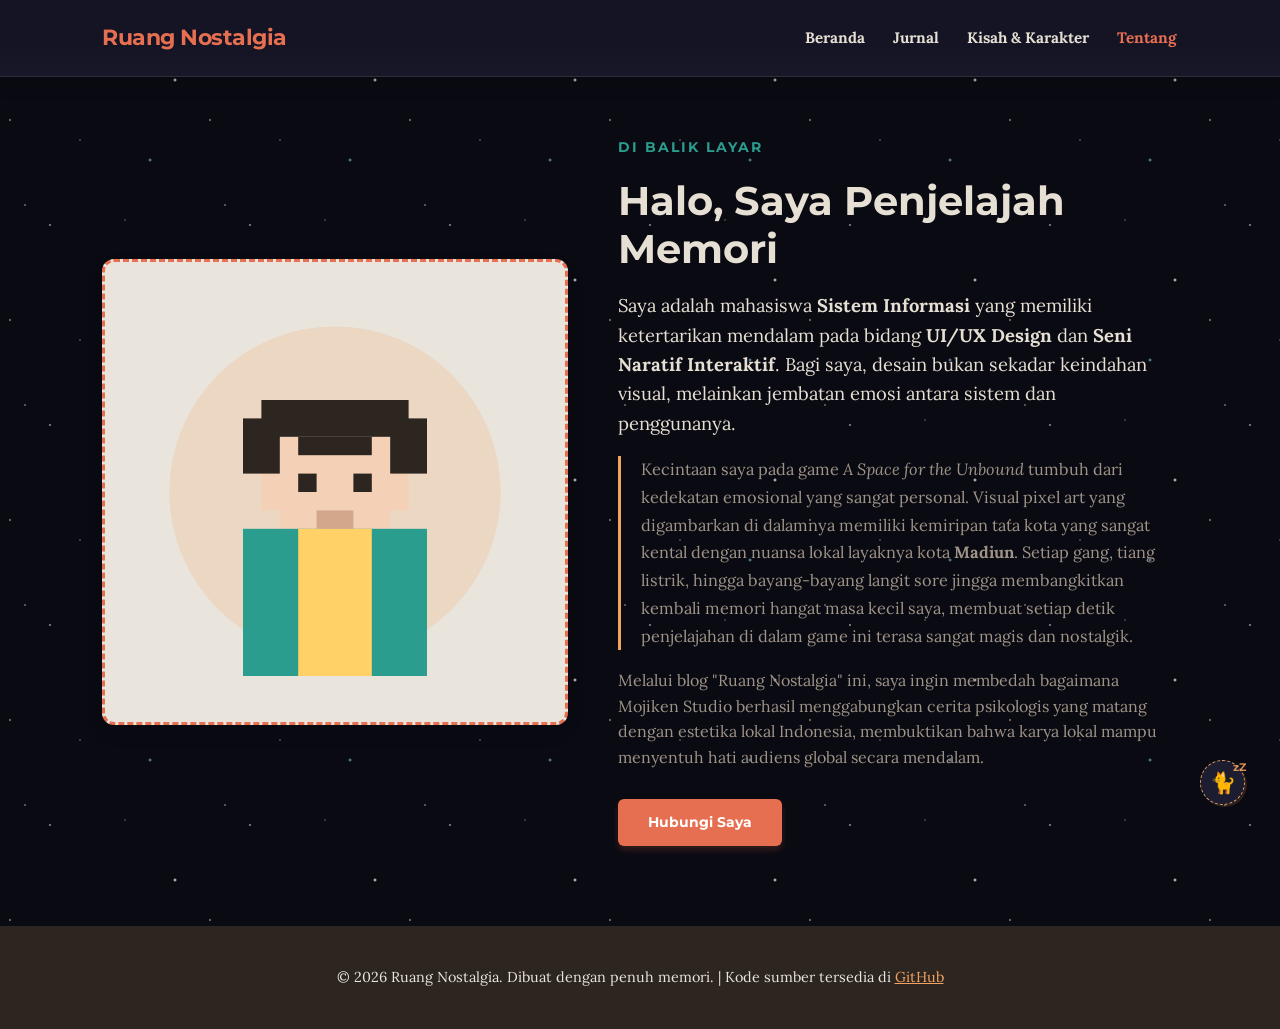
<file: tentang.html>
<!DOCTYPE html>
<html lang="id">

<head>
    <meta charset="UTF-8">
    <meta name="viewport" content="width=device-width, initial-scale=1.0">
    <title>Tentang - Ruang Nostalgia (A Space for the Unbound)</title>
    <meta name="description" content="Mengenal penulis di balik Ruang Nostalgia — blog analisis mendalam A Space for the Unbound, game pixel art Mojiken Studio berlatar Jawa Timur era 90-an.">
    <link rel="preconnect" href="https://fonts.googleapis.com">
    <link rel="preconnect" href="https://fonts.gstatic.com" crossorigin>
    <link
        href="https://fonts.googleapis.com/css2?family=Lora:ital,wght@0,400..700;1,400..700&family=Montserrat:wght@400;700&display=swap"
        rel="stylesheet">
    <link rel="stylesheet" href="style.css">
</head>

<body>

    <header class="navbar">
        <div class="logo">Ruang Nostalgia</div>
        <nav class="nav-links" id="main-nav">
            <a href="index.html">Beranda</a>
            <a href="jurnal.html">Jurnal</a>
            <a href="karakter.html">Kisah & Karakter</a>
            <a href="tentang.html" class="active">Tentang</a>
        </nav>
        <button class="nav-toggle" aria-label="Buka menu navigasi" aria-expanded="false" aria-controls="main-nav">
            <span class="bar"></span>
            <span class="bar"></span>
            <span class="bar"></span>
        </button>
    </header>

    <main class="about-container">
        <div class="about-split">
            <div class="about-photo-wrapper">
                <div style="width: 100%; aspect-ratio: 1/1; background: #E9E4DC; border-radius: 12px; display: flex; justify-content: center; align-items: center; border: 3px dashed #E76F51; overflow: hidden; box-shadow: 0 8px 24px rgba(0,0,0,0.04);">
                    <svg xmlns="http://www.w3.org/2000/svg" viewBox="0 0 100 100" width="80%" height="80%">
                        <circle cx="50" cy="50" r="45" fill="#F4A261" opacity="0.2"/>
                        <rect x="35" y="30" width="30" height="30" fill="#F4D0B6" />
                        <rect x="30" y="35" width="5" height="20" fill="#F4D0B6" />
                        <rect x="65" y="35" width="5" height="20" fill="#F4D0B6" />
                        <rect x="30" y="25" width="40" height="10" fill="#2C2520" />
                        <rect x="25" y="30" width="10" height="15" fill="#2C2520" />
                        <rect x="65" y="30" width="10" height="15" fill="#2C2520" />
                        <rect x="40" y="35" width="20" height="5" fill="#2C2520" />
                        <rect x="40" y="45" width="5" height="5" fill="#2C2520" />
                        <rect x="55" y="45" width="5" height="5" fill="#2C2520" />
                        <rect x="25" y="60" width="50" height="40" fill="#2A9D8F" />
                        <rect x="40" y="60" width="20" height="40" fill="#FFD166" />
                        <rect x="45" y="55" width="10" height="5" fill="#D3A78B" />
                    </svg>
                </div>
            </div>
            <div class="about-info">
                <span class="about-tag">Di Balik Layar</span>
                <h1>Halo, Saya Penjelajah Memori</h1>
                <p class="about-bio">Saya adalah mahasiswa <strong>Sistem Informasi</strong> yang memiliki ketertarikan mendalam pada bidang <strong>UI/UX Design</strong> dan <strong>Seni Naratif Interaktif</strong>. Bagi saya, desain bukan sekadar keindahan visual, melainkan jembatan emosi antara sistem dan penggunanya.</p>
                
                <p class="about-story">Kecintaan saya pada game <em>A Space for the Unbound</em> tumbuh dari kedekatan emosional yang sangat personal. Visual pixel art yang digambarkan di dalamnya memiliki kemiripan tata kota yang sangat kental dengan nuansa lokal layaknya kota <strong>Madiun</strong>. Setiap gang, tiang listrik, hingga bayang-bayang langit sore jingga membangkitkan kembali memori hangat masa kecil saya, membuat setiap detik penjelajahan di dalam game ini terasa sangat magis dan nostalgik.</p>
                
                <p class="about-skills">Melalui blog "Ruang Nostalgia" ini, saya ingin membedah bagaimana Mojiken Studio berhasil menggabungkan cerita psikologis yang matang dengan estetika lokal Indonesia, membuktikan bahwa karya lokal mampu menyentuh hati audiens global secara mendalam.</p>
                
                <a href="mailto:emailanda@domain.com" class="btn-utama btn-hubungi">Hubungi Saya</a>
            </div>
        </div>
    </main>

    <footer class="footer">
        <p>&copy; 2026 Ruang Nostalgia. Dibuat dengan penuh memori. | Kode sumber tersedia di <a href="https://github.com" target="_blank" style="color: var(--senja-kuning); text-decoration: underline;">GitHub</a></p>
    </footer>

    <script src="script.js"></script>
    <!-- Interactive Easter Egg: Pet the Cat -->
    <div id="retro-cat" class="retro-cat" title="Kucing jalanan yang sedang tidur...">
        <span class="cat-emoji">🐈</span>
        <span class="cat-zzz">zZ</span>
        <div class="cat-tooltip">Meow~ Kamu menemukan Admiral!</div>
    </div>
    <!-- Back to Top Button -->
    <button id="btn-top" class="btn-top" title="Kembali ke Atas">↑</button>
</body>

</html>
</file>
<file: style.css>
/* ==========================================
   1. RESET & VARIABEL WARNA (KONSISTENSI UI)
   ========================================== */
* {
    margin: 0;
    padding: 0;
    box-sizing: border-box;
}

html {
    scroll-behavior: smooth;
}

:root {
    --bg-kertas: #141424;
    --bg-kartu: #1D1D31;
    --bg-blockquote: #23233A;
    --teks-utama: #E6DFD3;
    --teks-pudar: #9E9387;
    --senja-kuning: #F4A261;
    --senja-jingga: #E76F51;
    --langit-biru: #2A9D8F;
    --border-garis: rgba(255, 255, 255, 0.1);
}

body {
    overflow-x: hidden;
    width: 100%;
    font-family: 'Lora', Georgia, serif;
    background-color: #0A0A12;
    /* Deep space dark base */
    /* Pure CSS Stars */
    background-image:
        radial-gradient(1px 1px at 25px 5px, #FFFFFF, rgba(255, 255, 255, 0)),
        radial-gradient(1.5px 1.5px at 50px 25px, rgba(255, 255, 255, 0.8), rgba(255, 255, 255, 0)),
        radial-gradient(1px 1px at 125px 20px, rgba(255, 255, 255, 0.6), rgba(255, 255, 255, 0)),
        radial-gradient(2px 2px at 175px 80px, #FFFFFF, rgba(255, 255, 255, 0)),
        radial-gradient(1.5px 1.5px at 10px 120px, rgba(255, 210, 150, 0.8), rgba(255, 255, 255, 0)),
        /* Warm star */
        radial-gradient(1px 1px at 80px 140px, rgba(255, 255, 255, 0.7), rgba(255, 255, 255, 0)),
        radial-gradient(2px 2px at 150px 160px, rgba(150, 220, 255, 0.8), rgba(255, 255, 255, 0));
    /* Blue star */
    background-repeat: repeat;
    background-size: 200px 200px;
    color: var(--teks-utama);
    line-height: 1.6;
    animation: spaceDrift 150s linear infinite;
    /* Very slow, calming pan effect */
    transition: color 0.3s;
}

@keyframes spaceDrift {
    0% {
        background-position: 0 0;
    }

    100% {
        background-position: -2000px 1000px;
    }

    /* Moves diagonally */
}

h1,
h2,
h3,
.logo,
.btn-utama {
    font-family: 'Montserrat', sans-serif;
    /* Font tegas untuk judul */
}

/* ==========================================
   2. BILAH NAVIGASI (NAVBAR)
   ========================================== */
.navbar {
    display: flex;
    justify-content: space-between;
    align-items: center;
    padding: 20px 8%;
    background-color: var(--bg-kertas);
    background-image: linear-gradient(to bottom, var(--bg-kertas) 60%, rgba(29, 29, 49, 0.4));
    border-bottom: 1px solid var(--border-garis);
    box-shadow: 0 4px 20px rgba(0, 0, 0, 0.15);
    position: sticky;
    top: 0;
    z-index: 100;
    transition: background-color 0.3s, border-color 0.3s, box-shadow 0.3s;
}

.logo {
    font-size: 1.4rem;
    font-weight: bold;
    color: var(--senja-jingga);
    letter-spacing: -0.5px;
    position: relative;
    user-select: none;
    transition: transform 0.2s cubic-bezier(0.175, 0.885, 0.32, 1.275);
}

.nav-links a {
    text-decoration: none;
    color: var(--teks-utama);
    margin-left: 20px;
    padding: 6px 2px;
    font-weight: bold;
    font-size: 0.95rem;
    display: inline-block;
    transition: color 0.3s, transform 0.2s cubic-bezier(0.175, 0.885, 0.32, 1.275);
    z-index: 1;
}

.nav-links a:hover {
    color: var(--senja-jingga) !important;
    background: transparent !important;
    background-color: transparent !important;
    background-image: none !important;
    padding: 6px 2px !important;
    border-radius: 0 !important;
    text-decoration: underline dotted 1px var(--senja-jingga) !important;
    transform: translateY(-2px);
}

.nav-links a:hover::before,
.nav-links a:hover::after,
.nav-links a.active::before,
.nav-links a.active::after {
    content: none !important;
    background: transparent !important;
    background-image: none !important;
    border: none !important;
    display: none !important;
}

.nav-links a.active {
    color: var(--senja-jingga) !important;
    background: transparent !important;
    background-color: transparent !important;
    border-radius: 0 !important;
}

/* ==========================================
   2b. HAMBURGER MENU (MOBILE NAV)
   ========================================== */

.nav-toggle {
    display: none;
    flex-direction: column;
    justify-content: center;
    align-items: center;
    gap: 5px;
    width: 36px;
    height: 36px;
    background: transparent;
    border: 1px solid rgba(255, 255, 255, 0.15);
    border-radius: 6px;
    cursor: pointer;
    padding: 6px;
    transition: border-color 0.2s, background 0.2s;
    flex-shrink: 0;
}

.nav-toggle:hover {
    border-color: var(--senja-jingga);
    background: rgba(231, 111, 81, 0.08);
}

.nav-toggle .bar {
    display: block;
    width: 18px;
    height: 2px;
    background: var(--teks-utama);
    border-radius: 2px;
    transition: transform 0.3s cubic-bezier(0.25, 1, 0.5, 1),
                opacity 0.2s ease,
                background-color 0.2s ease;
    transform-origin: center;
}

.nav-toggle.open .bar:nth-child(1) {
    transform: translateY(7px) rotate(45deg);
    background: var(--senja-jingga);
}
.nav-toggle.open .bar:nth-child(2) {
    opacity: 0;
    transform: scaleX(0);
}
.nav-toggle.open .bar:nth-child(3) {
    transform: translateY(-7px) rotate(-45deg);
    background: var(--senja-jingga);
}

@media (max-width: 768px) {
    .nav-toggle {
        display: flex;
    }

    .nav-links {
        /* Slide-down drawer */
        position: fixed;
        top: 0;
        left: 0;
        right: 0;
        transform: translateY(-110%);
        opacity: 0;
        pointer-events: none;
        visibility: hidden;

        display: flex;
        flex-direction: column;
        align-items: stretch;
        gap: 0;
        /* Push content below the sticky navbar (~64px) */
        padding-top: 64px;
        padding-bottom: 16px;

        background: rgba(18, 18, 32, 0.98);
        backdrop-filter: blur(18px);
        -webkit-backdrop-filter: blur(18px);
        border-bottom: 1px solid rgba(255, 255, 255, 0.08);
        box-shadow: 0 12px 40px rgba(0, 0, 0, 0.6);

        z-index: 90; /* Below navbar (z-index: 100) so it slides from under it */
        transition: transform 0.38s cubic-bezier(0.25, 1, 0.5, 1),
                    opacity 0.3s ease,
                    visibility 0s linear 0.38s;
    }

    .nav-links.open {
        transform: translateY(0);
        opacity: 1;
        pointer-events: auto;
        visibility: visible;
        transition: transform 0.38s cubic-bezier(0.25, 1, 0.5, 1),
                    opacity 0.3s ease,
                    visibility 0s linear 0s;
    }

    .nav-links a {
        display: block;
        width: 100%;
        text-align: center;
        margin-left: 0;
        padding: 15px 24px;
        font-size: 1rem;
        letter-spacing: 0.4px;
        border-bottom: 1px solid rgba(255, 255, 255, 0.06);
        transition: color 0.2s, background-color 0.2s;
    }

    .nav-links a:last-child {
        border-bottom: none;
    }

    /* Override all the desktop hover rules on mobile */
    .nav-links a:hover {
        color: var(--senja-jingga) !important;
        background-color: rgba(231, 111, 81, 0.08) !important;
        background-image: none !important;
        text-decoration: none !important;
        transform: none !important;
        padding: 15px 24px !important;
        border-radius: 0 !important;
    }

    .nav-links a.active {
        color: var(--senja-jingga) !important;
        background-color: rgba(231, 111, 81, 0.06) !important;
        background-image: none !important;
        border-radius: 0 !important;
    }
}

/* ==========================================
   3. HERO SECTION
   ========================================== */
/* Update Hero to Full Screen Center */
.hero {
    position: relative;
    background-color: transparent;
    /* Keep the stars showing through */
    min-height: 100vh;
    /* Make it take the full screen height */
    display: flex;
    flex-direction: column;
    justify-content: center;
    align-items: center;
    padding: 0 8%;
    text-align: center;
    margin-top: -80px;
    /* Offset the navbar height so it is perfectly dead center */
}

.hero::after {
    display: none !important;
}

.hero-content {
    max-width: 700px;
    position: relative;
    z-index: 1;
    margin-top: 40px;
    /* Push content down slightly to balance the offset */
}

.hero-tag {
    font-family: 'Montserrat', sans-serif;
    font-size: 0.85rem;
    text-transform: uppercase;
    letter-spacing: 2px;
    color: var(--langit-biru);
    font-weight: bold;
}

.hero h1 {
    font-size: 2.8rem;
    margin: 15px 0;
    color: var(--teks-utama);
    line-height: 1.2;
    text-shadow: 0 4px 25px rgba(0, 0, 0, 1), 0 0 12px rgba(0, 0, 0, 0.8);
}

.hero p {
    font-size: 1.1rem;
    color: var(--teks-pudar);
    margin-bottom: 30px;
    text-shadow: 0 2px 15px rgba(0, 0, 0, 1), 0 0 8px rgba(0, 0, 0, 0.8);
}

.btn-utama {
    display: inline-block;
    padding: 12px 30px;
    background-color: var(--senja-jingga);
    color: white;
    text-decoration: none;
    border-radius: 6px;
    font-weight: bold;
    font-size: 0.9rem;
    box-shadow: 0 4px 6px rgba(231, 111, 81, 0.2);
    transition: transform 0.3s cubic-bezier(0.175, 0.885, 0.32, 1.275), background-color 0.3s, box-shadow 0.3s;
    position: relative;
    overflow: hidden;
    z-index: 1;
}

.btn-utama::after {
    content: '';
    position: absolute;
    top: 0;
    left: -100%;
    width: 100%;
    height: 100%;
    background: linear-gradient(90deg, transparent, rgba(255, 255, 255, 0.25), transparent);
    transition: 0.5s;
    z-index: -1;
}

.btn-utama:hover::after {
    left: 100%;
}

.btn-utama:hover {
    transform: translateY(-4px) scale(1.03);
    background-color: #d65d41;
    box-shadow: 0 8px 20px rgba(231, 111, 81, 0.45);
}

/* ==========================================
   4. SEKSI ARTIKEL TERBARU (GRID SYSTEM)
   ========================================== */
.latest-articles {
    padding: 80px 8%;
}

/* Styles for the new Game Intro Section */
.game-intro {
    padding: 100px 8% 120px;
    background-color: transparent;
    text-align: center;
}

.intro-content {
    max-width: 800px;
    margin: 0 auto;
}

.game-gif {
    width: 85%;
    max-width: 700px;
    margin: 0 auto 35px;
    border-radius: 16px;
    border: 1px solid rgba(255, 255, 255, 0.1);
    box-shadow: 0 15px 45px rgba(0, 0, 0, 0.5), 0 0 25px rgba(244, 162, 97, 0.1);
    display: block;
}

.intro-content h2 {
    color: var(--senja-jingga);
    font-size: 2rem;
    margin-bottom: 15px;
}

.intro-content p {
    font-size: 1.15rem;
    line-height: 1.8;
    color: var(--teks-utama);
}

.intro-content strong {
    color: var(--langit-biru);
}

.section-title {
    text-align: center;
    font-size: 2rem;
    margin-bottom: 50px;
    position: relative;
}

.section-title::after {
    content: '';
    display: block;
    width: 50px;
    height: 3px;
    background-color: var(--senja-kuning);
    margin: 10px auto 0;
}

.articles-grid {
    display: grid;
    grid-template-columns: repeat(3, 1fr);
    gap: 30px;
}

.article-card {
    display: block;
    text-decoration: none;
    color: inherit;
    background-color: var(--bg-kartu);
    border-radius: 8px;
    overflow: hidden;
    box-shadow: 0 4px 15px rgba(0, 0, 0, 0.03);
    border: 1px solid var(--border-garis);
    transition: transform 0.3s, box-shadow 0.3s, background-color 0.3s, border-color 0.3s;
}

.article-card:hover {
    transform: translateY(-5px);
    box-shadow: 0 8px 24px rgba(231, 111, 81, 0.08);
    /* Warm twilight hover shadow */
}

.card-image-placeholder {
    height: 200px;
    background-color: var(--bg-blockquote);
    display: flex;
    justify-content: center;
    align-items: center;
    color: var(--teks-pudar);
    font-size: 0.9rem;
    font-style: italic;
    transition: background-color 0.3s;
}

.card-content {
    padding: 25px;
}

.category {
    font-family: 'Montserrat', sans-serif;
    font-size: 0.75rem;
    text-transform: uppercase;
    font-weight: bold;
    color: var(--langit-biru);
}

.card-content h3 {
    font-size: 1.25rem;
    margin: 10px 0;
    line-height: 1.4;
}

.card-content p {
    font-size: 0.95rem;
    color: var(--teks-pudar);
    margin-bottom: 20px;
}

.read-more {
    display: inline-block;
    text-decoration: none;
    color: var(--senja-jingga);
    font-weight: bold;
    font-size: 0.9rem;
    transition: color 0.3s, transform 0.3s cubic-bezier(0.175, 0.885, 0.32, 1.275);
    position: relative;
}

.read-more::after {
    content: '';
    position: absolute;
    bottom: -2px;
    left: 0;
    width: 0;
    height: 1.5px;
    background-color: var(--senja-jingga);
    transition: width 0.3s cubic-bezier(0.175, 0.885, 0.32, 1.275);
}

.read-more:hover::after {
    width: 100%;
}

.read-more:hover {
    color: #d65d41;
    transform: translateX(6px);
}

/* ==========================================
   5. FOOTER
   ========================================== */
.footer {
    text-align: center;
    padding: 40px 20px;
    background-color: #2C2520;
    color: #e9e4dc;
    font-size: 0.9rem;
}

/* ==========================================
   6. RESPONSIVITAS (RUBRIK 4 - 10%)
   ========================================== */
/* ==========================================
   PERBAIKAN TAMPILAN MOBILE (HP)
   ========================================== */
@media (max-width: 992px) {
    body {
        overflow-x: hidden;
    }

    .jurnal-page-wrapper {
        display: flex;
        flex-direction: column;
        align-items: center;
        padding-bottom: 60px;
    }

    .jurnal-header.mading-style {
        order: 1 !important;
        margin-bottom: 20px !important;
        padding: 40px 20px;
    }

    .decor-sticky {
        display: block !important;
        position: relative !important;
        top: 0 !important;
        left: 0 !important;
        transform: none !important;
        width: 85% !important;
        max-width: 280px !important;
        margin: 0 auto 30px auto !important;
        padding: 20px !important;
        animation: none !important;
        order: 2 !important;
    }

    .decor-sticky p {
        font-size: 1.05rem !important;
        text-align: center;
    }

    .decor-polaroid {
        display: block !important;
        position: relative !important;
        top: 0 !important;
        left: 0 !important;
        right: 0 !important;
        width: 80% !important;
        max-width: 280px !important;
        padding: 15px 15px 40px 15px !important;
        margin: 20px auto !important;
        transform: rotate(0deg) !important;
        animation: none !important;
        order: 3 !important;
    }

    .decor-polaroid .photo-img {
        width: 100% !important;
        height: 220px !important;
        background-size: cover !important;
    }

    .decor-polaroid .caption {
        font-size: 1.1rem !important;
        margin-top: 15px !important;
    }

    .decor-polaroid .tape {
        width: 90px !important;
        height: 28px !important;
        top: -14px !important;
        left: calc(50% - 45px) !important;
        background: rgba(255, 255, 255, 0.6) !important;
        box-shadow: 0 4px 8px rgba(0, 0, 0, 0.4) !important;
    }

    /* ==========================================
   PERBAIKAN NAVBAR MOBILE (HP)
   ========================================== */
    @media (max-width: 768px) {
        .navbar {
            flex-direction: column !important;
            align-items: center !important;
            padding: 15px 5% !important;
            gap: 12px !important;
        }

        .logo {
            text-align: center !important;
            font-size: 1.5rem !important;
            white-space: nowrap !important;
        }

        .nav-links {
            display: flex !important;
            flex-wrap: wrap !important;
            justify-content: center !important;
            align-items: center !important;
            gap: 12px !important;
            margin-top: 0 !important;
            width: 100% !important;
        }

        .nav-links a {
            margin: 0 !important;
            padding: 5px 8px !important;
            font-size: 0.85rem !important;
        }
    }
}



/* ==========================================
   16. HALAMAN KARAKTER (GALLERY LAYOUT)
   ========================================== */
.karakter-page-wrapper {
    padding: 60px 8% 100px;
    max-width: 1000px;
    margin: 0 auto;
    text-align: center;
}

.karakter-header {
    margin-bottom: 60px;
}

.karakter-header h1 {
    font-size: 2.4rem;
    color: var(--teks-utama);
    margin-bottom: 10px;
}

.karakter-header p {
    color: var(--teks-pudar);
    font-size: 1.1rem;
}

.karakter-gallery {
    display: flex;
    justify-content: center;
    align-items: center;
    gap: 50px;
    flex-wrap: wrap;
    /* Memastikan turun ke bawah otomatis di HP */
}

/* Mematikan Posisi Absolut & Merapikan Kotak Polaroid */
.karakter-gallery .decor-polaroid {
    display: block !important;
    position: relative !important;
    top: 0 !important;
    left: 0 !important;
    right: 0 !important;
    bottom: 0 !important;
    margin: 0 !important;
    width: 250px;
    /* Ukuran yang pas di layar laptop */
}

.karakter-gallery .decor-sticky {
    display: block !important;
    position: relative !important;
    top: 0 !important;
    left: 0 !important;
    right: 0 !important;
    bottom: 0 !important;
    margin: 0 !important;
    width: 220px !important;
    height: fit-content;
}

/* MEMUNCULKAN KEMBALI FOTO ATMA DAN RAYA DI HALAMAN KARAKTER */
#polaroid-zoom-trigger .photo-img {
    background: url('images/foto-kiri.jpg') center/cover no-repeat !important;
    height: 200px;
}

#polaroid-2-zoom-trigger .photo-img.photo-2 {
    background: url('images/foto-kanan.jpg') center/cover no-repeat !important;
    height: 200px;
}

/* ==========================================
   7. CUSTOM MAGIC WAND CURSOR & PARTICLES (A Space for the Unbound)
   ========================================== */
html,
body {
    cursor: url("data:image/svg+xml;utf8,%3Csvg xmlns='http://www.w3.org/2000/svg' width='32' height='32' viewBox='0 0 32 32'%3E%3Cline x1='9' y1='9' x2='24' y2='24' stroke='%23E76F51' stroke-width='3.5' stroke-linecap='round'/%3E%3Cline x1='9.5' y1='9.5' x2='23.5' y2='23.5' stroke='%23FF85A1' stroke-width='1.5' stroke-linecap='round'/%3E%3Ccircle cx='24' cy='24' r='2.5' fill='%23F4A261' stroke='%232C2520' stroke-width='0.5'/%3E%3Ccircle cx='9' cy='9' r='2.5' fill='%23F4A261' stroke='%232C2520' stroke-width='0.5'/%3E%3Cpath d='M 8 1 L 10 5.5 L 15 6 L 11 9.5 L 12.5 14.5 L 8 12 L 3.5 14.5 L 5 9.5 L 1 6 L 6 5.5 Z' fill='%23FFD166' stroke='%232C2520' stroke-width='1' stroke-linejoin='round'/%3E%3Cpath d='M 8 3.5 L 9.2 6.2 L 12.2 6.5 L 9.8 8.6 L 10.7 11.6 L 8 10 L 5.3 11.6 L 6.2 8.6 L 3.8 6.5 L 6.8 6.2 Z' fill='%23FFF' opacity='0.6'/%3E%3Ccircle cx='8' cy='8' r='2' fill='%232A9D8F'/%3E%3C/svg%3E") 8 1, auto;
}

/* Ensure interactive components have the active pointer magic wand */
a,
button,
select,
textarea,
.btn-utama,
.read-more,
.article-card,
.logo,
.theme-toggle-btn,
.filter-btn,
.btn-top,
.decor-polaroid,
.decor-polaroid *,
.char-modal-overlay,
.char-modal-overlay * {
    cursor: url("data:image/svg+xml;utf8,%3Csvg xmlns='http://www.w3.org/2000/svg' width='32' height='32' viewBox='0 0 32 32'%3E%3Cline x1='9' y1='9' x2='24' y2='24' stroke='%23E76F51' stroke-width='3.5' stroke-linecap='round'/%3E%3Cline x1='9.5' y1='9.5' x2='23.5' y2='23.5' stroke='%23FF85A1' stroke-width='1.5' stroke-linecap='round'/%3E%3Ccircle cx='24' cy='24' r='2.5' fill='%23F4A261' stroke='%232C2520' stroke-width='0.5'/%3E%3Ccircle cx='9' cy='9' r='2.5' fill='%23F4A261' stroke='%232C2520' stroke-width='0.5'/%3E%3Cpath d='M 8 1 L 10 5.5 L 15 6 L 11 9.5 L 12.5 14.5 L 8 12 L 3.5 14.5 L 5 9.5 L 1 6 L 6 5.5 Z' fill='%23FFD166' stroke='%232C2520' stroke-width='1' stroke-linejoin='round'/%3E%3Cpath d='M 8 3.5 L 9.2 6.2 L 12.2 6.5 L 9.8 8.6 L 10.7 11.6 L 8 10 L 5.3 11.6 L 6.2 8.6 L 3.8 6.5 L 6.8 6.2 Z' fill='%23FFF' opacity='0.6'/%3E%3Ccircle cx='8' cy='8' r='2' fill='%232A9D8F'/%3E%3C/svg%3E") 8 1, pointer;
}

/* Magic sparkle particles style */
.magic-particle {
    position: fixed;
    top: 0;
    left: 0;
    pointer-events: none;
    z-index: 9999;
    transform: translate(-50%, -50%);
    animation: fadeAndShrink 0.8s cubic-bezier(0.1, 0.8, 0.3, 1) forwards;
}

/* Star-shaped particles using clip-path */
.magic-particle.star {
    clip-path: polygon(50% 0%, 61% 35%, 98% 35%, 68% 57%, 79% 91%, 50% 70%, 21% 91%, 32% 57%, 2% 35%, 39% 35%);
}

/* Rift-shaped particles (magical glowing space diamonds) */
.magic-particle.rift {
    clip-path: polygon(50% 0%, 100% 50%, 50% 100%, 0% 50%);
}

/* Simple circular sparkles */
.magic-particle.circle {
    border-radius: 50%;
}

@keyframes fadeAndShrink {
    0% {
        opacity: 1;
        transform: translate(-50%, -50%) scale(1) rotate(0deg);
    }

    100% {
        opacity: 0;
        transform: translate(calc(-50% + var(--dx)), calc(-50% + var(--dy))) scale(0) rotate(var(--rot));
    }
}

/* Space Dive Rift Ripple on Click (Subtler & Smaller) */
.rift-ripple {
    position: fixed;
    pointer-events: none;
    z-index: 9998;
    border: 1.5px solid var(--langit-biru);
    border-radius: 50%;
    transform: translate(-50%, -50%) scale(0);
    box-shadow: 0 0 8px var(--langit-biru), inset 0 0 8px var(--langit-biru);
    animation: riftExpand 0.5s cubic-bezier(0.1, 0.8, 0.2, 1) forwards;
}

@keyframes riftExpand {
    0% {
        width: 0px;
        height: 0px;
        opacity: 0.8;
        border-color: var(--senja-kuning);
        box-shadow: 0 0 5px var(--senja-kuning), inset 0 0 5px var(--senja-kuning);
    }

    40% {
        opacity: 0.9;
        border-color: var(--langit-biru);
        box-shadow: 0 0 10px var(--langit-biru), inset 0 0 10px var(--langit-biru);
    }

    100% {
        width: 70px;
        height: 70px;
        opacity: 0;
        transform: translate(-50%, -50%) scale(1);
    }
}

/* Glossy Memory Bubble Style for Nav Hover */
.nav-bubble {
    position: fixed;
    pointer-events: none;
    z-index: 9999;
    border-radius: 50%;
    transform: translate(-50%, -50%);
    animation: bubbleRise 1.2s cubic-bezier(0.1, 0.8, 0.3, 1) forwards;
}

@keyframes bubbleRise {
    0% {
        opacity: 0;
        transform: translate(-50%, -50%) scale(0.3);
    }

    15% {
        opacity: 0.8;
        transform: translate(-50%, -50%) scale(1);
    }

    100% {
        opacity: 0;
        transform: translate(calc(-50% + var(--dx)), calc(-50% - var(--dy))) scale(1.3);
    }
}

/* Logo thought bubble and heartbeat pop styles */
.logo-pop {
    animation: logoHeartbeat 0.3s cubic-bezier(0.175, 0.885, 0.32, 1.275) forwards;
}

@keyframes logoHeartbeat {
    0% {
        transform: scale(1);
    }

    50% {
        transform: scale(1.08);
        color: var(--senja-kuning);
    }

    100% {
        transform: scale(1);
    }
}

.logo-thought-bubble {
    position: absolute;
    top: 130%;
    left: 0;
    background-color: var(--bg-kartu);
    border: 1.5px dashed var(--senja-jingga);
    border-radius: 8px;
    padding: 8px 14px;
    font-family: 'Lora', Georgia, serif;
    font-size: 0.8rem;
    font-style: italic;
    color: var(--teks-utama);
    box-shadow: 0 6px 15px rgba(231, 111, 81, 0.12);
    z-index: 1000;
    width: max-content;
    max-width: 260px;
    white-space: normal;
    opacity: 0;
    transform: translateY(-8px);
    transition: opacity 0.3s ease, transform 0.3s cubic-bezier(0.175, 0.885, 0.32, 1.275), background-color 0.3s, color 0.3s;
    pointer-events: none;
    font-weight: normal;
    letter-spacing: normal;
    line-height: 1.4;
}

.logo-thought-bubble.show {
    opacity: 1;
    transform: translateY(0);
}

.logo-thought-bubble::after {
    content: '';
    position: absolute;
    top: -7px;
    left: 20px;
    border-width: 0 7px 7px;
    border-style: solid;
    border-color: transparent transparent var(--bg-kartu);
    display: block;
    width: 0;
    transition: border-color 0.3s;
}

.logo-thought-bubble::before {
    content: '';
    position: absolute;
    top: -9px;
    left: 19px;
    border-width: 0 8px 8px;
    border-style: solid;
    border-color: transparent transparent var(--senja-jingga);
    display: block;
    width: 0;
    z-index: -1;
}

/* ==========================================
   8. HALAMAN JURNAL & TENTANG (SPLIT LAYOUT)
   ========================================== */
.jurnal-header {
    padding: 60px 8% 20px;
    text-align: center;
    max-width: 800px;
    margin: 0 auto;
}

.jurnal-header h1 {
    font-size: 2.2rem;
    color: var(--teks-utama);
    margin-bottom: 10px;
}

.jurnal-header p {
    color: var(--teks-pudar);
    font-size: 1.05rem;
}

/* Split Layout for Tentang Halaman */
.about-container {
    padding: 60px 8% 80px;
}

.about-split {
    display: grid;
    grid-template-columns: 1fr 1.2fr;
    gap: 50px;
    align-items: center;
    max-width: 1100px;
    margin: 0 auto;
}

.about-photo-wrapper {
    width: 100%;
}

.about-photo-placeholder {
    width: 100%;
    aspect-ratio: 1 / 1;
    background: radial-gradient(circle at center, #f4ecd8 0%, #e9e4dc 100%);
    border: 3px dashed rgba(231, 111, 81, 0.35);
    border-radius: 12px;
    display: flex;
    justify-content: center;
    align-items: center;
    position: relative;
    overflow: hidden;
    box-shadow: 0 8px 24px rgba(0, 0, 0, 0.04);
}

.about-photo-placeholder::before {
    content: '';
    position: absolute;
    top: 10px;
    left: 10px;
    right: 10px;
    bottom: 10px;
    border: 1px solid rgba(44, 37, 32, 0.08);
    pointer-events: none;
}

.pixel-art-avatar {
    text-align: center;
    color: var(--teks-pudar);
    font-family: 'Montserrat', sans-serif;
    font-size: 1.1rem;
    font-weight: bold;
    display: flex;
    flex-direction: column;
    align-items: center;
    gap: 15px;
}

.pixel-art-avatar::before {
    content: '👤';
    font-size: 3.5rem;
    filter: drop-shadow(0 4px 6px rgba(0, 0, 0, 0.1));
}

.about-info {
    display: flex;
    flex-direction: column;
    gap: 18px;
}

.about-tag {
    font-family: 'Montserrat', sans-serif;
    font-size: 0.85rem;
    text-transform: uppercase;
    letter-spacing: 2px;
    color: var(--langit-biru);
    font-weight: bold;
}

.about-info h1 {
    font-size: 2.5rem;
    color: var(--teks-utama);
    line-height: 1.2;
}

.about-bio {
    font-size: 1.15rem;
    color: var(--teks-utama);
    line-height: 1.6;
}

.about-story {
    font-size: 1.02rem;
    color: var(--teks-pudar);
    line-height: 1.7;
    position: relative;
    padding-left: 20px;
    border-left: 3px solid var(--senja-kuning);
}

.about-skills {
    font-size: 1rem;
    color: var(--teks-pudar);
    line-height: 1.6;
}

.btn-hubungi {
    align-self: flex-start;
    margin-top: 10px;
}

/* Responsiveness for Jurnal & Tentang */
@media (max-width: 992px) {
    .about-split {
        grid-template-columns: 1fr;
        gap: 40px;
    }

    .about-photo-placeholder {
        max-width: 400px;
        margin: 0 auto;
    }
}

/* ==========================================
   9. CINEMATIC PAGE TRANSITIONS (SIMPLE SMOOTH FADE)
   ========================================== */
.page-transition-overlay {
    position: fixed;
    top: 0;
    left: 0;
    width: 100vw;
    height: 100vh;
    background-color: var(--bg-kertas);
    /* Blends perfectly with page background to prevent flashing */
    z-index: 100000;
    pointer-events: none;
    opacity: 1;
    transition: opacity 0.35s cubic-bezier(0.4, 0, 0.2, 1);
}

.page-transition-overlay.fade-out {
    opacity: 0;
}

/* ==========================================
   10. DETAIL ARTIKEL & TIPOGRAFI (Tahap 4)
   ========================================== */
.article-container {
    max-width: 800px;
    /* Ergonomic column width for optimal reading experience */
    margin: 40px auto 60px;
    padding: 0 24px;
}

.breadcrumb {
    font-family: 'Montserrat', sans-serif;
    font-size: 0.75rem;
    text-transform: uppercase;
    letter-spacing: 1px;
    color: var(--teks-pudar);
    margin-bottom: 24px;
}

.breadcrumb a {
    text-decoration: none;
    color: var(--teks-pudar);
    transition: color 0.3s;
}

.breadcrumb a:hover {
    color: var(--senja-jingga);
}

.breadcrumb .active {
    color: var(--senja-jingga);
    font-weight: bold;
}

.article-header {
    margin-bottom: 35px;
}

.article-header .category {
    font-family: 'Montserrat', sans-serif;
    font-size: 0.8rem;
    font-weight: bold;
    text-transform: uppercase;
    letter-spacing: 1.5px;
    color: var(--langit-biru);
    display: inline-block;
    margin-bottom: 12px;
}

.article-header h1 {
    font-size: 2.6rem;
    color: var(--teks-utama);
    line-height: 1.25;
    margin-bottom: 15px;
}

.article-meta {
    display: flex;
    flex-wrap: wrap;
    gap: 20px;
    font-family: 'Montserrat', sans-serif;
    font-size: 0.85rem;
    color: var(--teks-pudar);
    border-bottom: 1px dashed rgba(44, 37, 32, 0.15);
    padding-bottom: 20px;
    margin-bottom: 30px;
}

.article-meta strong {
    color: var(--teks-utama);
}

.article-hero-image {
    width: 100%;
    aspect-ratio: 16 / 9;
    background: linear-gradient(135deg, rgba(244, 162, 97, 0.4) 0%, rgba(231, 111, 81, 0.5) 100%);
    border: 1px solid rgba(255, 255, 255, 0.1) !important;
    border-radius: 16px !important;
    position: relative;
    overflow: hidden;
    box-shadow: 0 15px 45px rgba(0, 0, 0, 0.5), 0 0 25px rgba(244, 162, 97, 0.1) !important;
    display: flex;
    justify-content: center;
    align-items: center;
}

.article-hero-image::before {
    display: none;
}

.hero-image-overlay {
    text-align: center;
    color: var(--teks-utama);
    font-family: 'Montserrat', sans-serif;
    font-size: 1rem;
    font-weight: bold;
    display: flex;
    flex-direction: column;
    align-items: center;
    gap: 15px;
    padding: 20px;
}

.hero-image-overlay::before {
    content: '🌅';
    font-size: 3.5rem;
    filter: drop-shadow(0 4px 6px rgba(0, 0, 0, 0.1));
}

.article-content {
    font-family: 'Lora', Georgia, serif;
    font-size: 1.15rem;
    /* Larger, premium, legible text size */
    line-height: 1.85;
    /* Beautiful, airy row spacing */
    color: var(--teks-utama);
}

.article-content p {
    margin-bottom: 24px;
    /* Distinct paragraphs spacing */
}

.article-content h2 {
    font-family: 'Montserrat', sans-serif;
    font-size: 1.6rem;
    color: var(--senja-jingga);
    margin: 40px 0 20px;
    line-height: 1.3;
}

.article-content blockquote {
    background-color: var(--bg-blockquote);
    /* Krem hangat sedikit teduh / Indigo di dark mode */
    border-left: 4px solid var(--senja-kuning);
    /* Border senja */
    padding: 24px 30px;
    margin: 35px 0;
    border-radius: 0 8px 8px 0;
    font-style: italic;
    font-size: 1.25rem;
    line-height: 1.7;
    color: var(--teks-utama);
    box-shadow: inset 2px 2px 5px rgba(0, 0, 0, 0.01);
    transition: background-color 0.3s, color 0.3s;
}

.article-content blockquote cite {
    display: block;
    margin-top: 12px;
    font-family: 'Montserrat', sans-serif;
    font-size: 0.85rem;
    font-style: normal;
    font-weight: bold;
    color: var(--teks-pudar);
    text-transform: uppercase;
    letter-spacing: 1px;
}

.article-navigation {
    margin-top: 50px;
    border-top: 1px dashed rgba(44, 37, 32, 0.15);
    padding-top: 30px;
}

.btn-kembali {
    display: inline-block;
    padding: 12px 28px;
    background-color: var(--bg-blockquote);
    border: 1.5px dashed var(--senja-jingga);
    border-radius: 4px;
    /* Blocky retro style */
    color: var(--teks-utama);
    text-decoration: none;
    font-family: 'Montserrat', sans-serif;
    font-weight: bold;
    font-size: 0.9rem;
    letter-spacing: 0.5px;
    box-shadow: 4px 4px 0px rgba(231, 111, 81, 0.15);
    /* Retro 2D block shadow */
    transition: transform 0.2s, background-color 0.3s, border-color 0.3s, box-shadow 0.2s, color 0.3s;
    position: relative;
}

.btn-kembali::before {
    content: '◆';
    /* Retro choice pointer diamond from the game */
    margin-right: 10px;
    color: var(--langit-biru);
    display: inline-block;
    transition: color 0.3s, transform 0.3s cubic-bezier(0.175, 0.885, 0.32, 1.275);
}

.btn-kembali:hover {
    background-color: var(--bg-kartu);
    border-color: var(--langit-biru);
    color: var(--senja-jingga);
    box-shadow: 2px 2px 0px rgba(42, 157, 143, 0.25);
    transform: translate(2px, 2px);
    /* Retro button press-down effect */
}

.btn-kembali:hover::before {
    color: var(--senja-jingga);
    transform: scale(1.3) rotate(45deg);
    /* Playful memory spin & scale */
}

/* Dreamlike Memory Flashback Transition Overlay */
.page-transition-overlay.flashback-style {
    background: radial-gradient(circle at center, #FFFFFF 0%, #FFFDF9 60%, var(--bg-kertas) 100%);
    box-shadow: 0 0 120px rgba(255, 255, 255, 1) inset;
    transition: opacity 0.5s cubic-bezier(0.25, 1, 0.5, 1);
}

/* Responsiveness for Article Page */
@media (max-width: 768px) {
    .article-container {
        padding: 40px 20px;
        /* Generous mobile padding */
        margin: 20px auto 40px;
    }

    .article-header h1 {
        font-size: 2rem;
    }

    .article-content {
        font-size: 1.1rem;
    }

    .article-content blockquote {
        padding: 18px 20px;
        font-size: 1.15rem;
    }
}

/* ==========================================
   11. SPACE-DIVE TRANSITION STYLES (TONED DOWN & SOFT)
   ========================================== */
.page-transition-overlay.space-dive-style {
    background-color: #1A1A2E;
    /* Space Dive deep indigo as base */
    opacity: 0;
    transform: scale(1.02);
    /* Very subtle scale up for diving warp effect */
    transition: opacity 0.4s cubic-bezier(0.25, 1, 0.5, 1), transform 0.4s cubic-bezier(0.25, 1, 0.5, 1);
    display: flex;
    justify-content: center;
    align-items: center;
}

/* Show state */
.page-transition-overlay.space-dive-style.fade-in-active {
    opacity: 1;
    transform: scale(1);
}

/* ==========================================
   12. SINKRONISASI LAINNYA & FITUR UX BARU
   ========================================== */
/* Filter Kategori */
.filter-container {
    display: flex;
    justify-content: center;
    flex-wrap: wrap;
    gap: 12px;
    margin: 20px auto 40px;
    max-width: 800px;
    padding: 0 15px;
}

.filter-btn {
    font-family: 'Montserrat', sans-serif;
    font-size: 0.85rem;
    font-weight: bold;
    padding: 8px 18px;
    background-color: var(--bg-kartu);
    border: 1px dashed var(--border-garis);
    border-radius: 20px;
    color: var(--teks-utama);
    box-shadow: 0 2px 5px rgba(0, 0, 0, 0.02);
    transition: all 0.3s cubic-bezier(0.175, 0.885, 0.32, 1.275);
}

.filter-btn:hover {
    color: var(--senja-jingga);
    border-color: var(--senja-jingga);
    transform: translateY(-2px);
}

.filter-btn.active {
    background-color: var(--langit-biru);
    border-color: var(--langit-biru);
    color: white;
    box-shadow: 0 4px 10px rgba(42, 157, 143, 0.2);
}

/* Back to Top Button */
.btn-top {
    position: fixed;
    bottom: 35px;
    right: 35px;
    display: none;
    z-index: 999;
    width: 45px;
    height: 45px;
    border-radius: 50%;
    background-color: var(--bg-kartu);
    border: 1.5px dashed var(--senja-kuning);
    color: var(--senja-kuning);
    font-size: 1.2rem;
    font-weight: bold;
    box-shadow: 2px 2px 0px rgba(244, 162, 97, 0.15);
    /* Retro 2D shadow */
    transition: all 0.25s cubic-bezier(0.175, 0.885, 0.32, 1.275);
    display: flex;
    justify-content: center;
    align-items: center;
}

.btn-top:hover {
    background-color: #23233A;
    border-color: var(--langit-biru);
    color: var(--langit-biru);
    box-shadow: 1px 1px 0px rgba(42, 157, 143, 0.25);
    transform: translate(1px, 1px) scale(1.05);
}



/* ==========================================
   13. EASTER EGG: INTERACTIVE CAT (ADMIRAL)
   ========================================== */
.retro-cat {
    position: fixed;
    bottom: 95px;
    right: 35px;
    z-index: 998;
    background-color: var(--bg-kartu);
    border: 1.5px dashed var(--senja-kuning);
    width: 45px;
    height: 45px;
    border-radius: 50%;
    display: flex;
    justify-content: center;
    align-items: center;
    font-size: 1.3rem;
    box-shadow: 2px 2px 0px rgba(244, 162, 97, 0.15);
    user-select: none;
    transition: all 0.25s cubic-bezier(0.175, 0.885, 0.32, 1.275);
}

.retro-cat:hover {
    background-color: #23233A;
    border-color: var(--langit-biru);
    box-shadow: 1px 1px 0px rgba(42, 157, 143, 0.25);
    transform: translate(1px, 1px) scale(1.1);
}

.cat-emoji {
    display: inline-block;
    transition: transform 0.25s ease;
}

.retro-cat:hover .cat-emoji {
    animation: catStretch 0.5s ease infinite alternate;
}

@keyframes catStretch {
    0% {
        transform: scale(1);
    }

    100% {
        transform: scaleY(1.15) scaleX(0.95);
    }
}

.cat-zzz {
    position: absolute;
    top: -2px;
    right: -2px;
    font-size: 0.7rem;
    font-family: 'Montserrat', sans-serif;
    font-weight: bold;
    color: var(--senja-kuning);
    opacity: 0.85;
    animation: zzzFloat 2s ease-in-out infinite;
}

@keyframes zzzFloat {
    0% {
        transform: translate(0, 0) scale(0.7);
        opacity: 0;
    }

    30% {
        opacity: 0.8;
    }

    100% {
        transform: translate(8px, -12px) scale(1.1);
        opacity: 0;
    }
}

/* Tooltip Dialog box */
.cat-tooltip {
    position: absolute;
    bottom: 120%;
    right: 0;
    background-color: var(--bg-kartu);
    border: 1.5px dashed var(--senja-jingga);
    border-radius: 8px;
    padding: 8px 12px;
    font-family: 'Lora', Georgia, serif;
    font-size: 0.8rem;
    font-style: italic;
    color: var(--teks-utama);
    box-shadow: 0 6px 15px rgba(231, 111, 81, 0.12);
    z-index: 1000;
    width: max-content;
    max-width: 220px;
    white-space: normal;
    opacity: 0;
    transform: translateY(-8px);
    pointer-events: none;
    transition: opacity 0.3s ease, transform 0.3s cubic-bezier(0.175, 0.885, 0.32, 1.275);
}

.cat-tooltip.show {
    opacity: 1;
    transform: translateY(0);
}

.cat-tooltip::after {
    content: '';
    position: absolute;
    bottom: -7px;
    right: 15px;
    border-width: 7px 7px 0;
    border-style: solid;
    border-color: var(--bg-kartu) transparent transparent;
    display: block;
    width: 0;
}

.cat-tooltip::before {
    content: '';
    position: absolute;
    bottom: -9px;
    right: 14px;
    border-width: 8px 8px 0;
    border-style: solid;
    border-color: var(--senja-jingga) transparent transparent;
    display: block;
    width: 0;
    z-index: -1;
}

/* Heart Particle */
.heart-particle {
    position: fixed;
    pointer-events: none;
    z-index: 9999;
    font-size: 1.2rem;
    color: #e76f51;
    animation: heartRise 1.2s cubic-bezier(0.25, 0.8, 0.25, 1) forwards;
}

@keyframes heartRise {
    0% {
        opacity: 0;
        transform: translate(-50%, -50%) scale(0.5);
    }

    15% {
        opacity: 1;
        transform: translate(-50%, -50%) scale(1.1);
    }

    100% {
        opacity: 0;
        transform: translate(calc(-50% + var(--dx)), calc(-50% - var(--dy))) scale(0.6);
    }
}

/* ==========================================
   14. SCHOOL NOTICE BOARD AESTHETIC (MADING)
   ========================================== */
.jurnal-header.mading-style {
    background: rgba(20, 20, 35, 0.4);
    backdrop-filter: blur(10px);
    -webkit-backdrop-filter: blur(10px);
    padding: 50px 40px;
    border-radius: 12px;
    box-shadow: 0 15px 40px rgba(0, 0, 0, 0.6), inset 0 0 20px rgba(42, 157, 143, 0.05);
    max-width: 800px;
    margin: 40px auto 20px;
    border: 1px solid rgba(255, 255, 255, 0.08);
    border-top: 1px solid rgba(255, 255, 255, 0.15);
    position: relative;
    overflow: visible;
}

.mading-paper {
    background-color: var(--bg-kertas);
    padding: 35px 45px;
    border-radius: 4px;
    box-shadow: 3px 5px 15px rgba(0, 0, 0, 0.12);
    transform: rotate(0deg);
    transition: transform 0.4s cubic-bezier(0.175, 0.885, 0.32, 1.275), box-shadow 0.4s ease;
    position: relative;
    border: 1px solid var(--border-garis);
}

.mading-paper:hover {
    transform: rotate(0deg) scale(1.01);
    box-shadow: 5px 10px 25px rgba(0, 0, 0, 0.18);
}

/* Thumbtacks (Pins) */
.pin {
    width: 14px;
    height: 14px;
    background: var(--senja-jingga);
    box-shadow: 0 0 10px var(--senja-jingga), 0 0 20px var(--senja-jingga), inset 0 0 4px #FFF;
    border: none;
    border-radius: 50%;
    position: absolute;
    top: -6px;
    z-index: 10;
    transition: transform 0.3s cubic-bezier(0.175, 0.885, 0.32, 1.275);
}

.mading-paper:hover .pin {
    transform: scale(1.1);
}

.pin::after {
    content: none !important;
}

.pin.top-left {
    left: 20px;
    transform: rotate(-15deg);
}

.pin.top-right {
    right: 20px;
    transform: rotate(15deg);
}

/* ==========================================
   15. OVERLAPPING IMMERSIVE DECORS & ZOOM
   ========================================== */
.jurnal-page-wrapper {
    position: relative;
    max-width: 800px;
    /* Ensure this matches or wraps tightly around your mading width */
    margin: 0 auto;
    overflow: visible;
}

.jurnal-page-wrapper.zoomed {
    padding-bottom: 220px;
    /* Breathe space for scaled board */
    transition: padding 0.4s ease;
}

.jurnal-page-wrapper.zoomed .jurnal-header {
    transform: scale(1.5);
    /* Scale up ONLY the corkboard */
    transform-origin: center top;
    /* Scale centered top to maintain balance */
    transition: transform 0.4s cubic-bezier(0.25, 1, 0.5, 1);
    z-index: 5;
}

.decor-polaroid {
    background: rgba(255, 255, 255, 0.05);
    backdrop-filter: blur(8px);
    -webkit-backdrop-filter: blur(8px);
    padding: 10px 10px 30px 10px;
    box-shadow: 0 15px 35px rgba(0, 0, 0, 0.5), inset 0 0 20px rgba(255, 255, 255, 0.05);
    transform: rotate(0deg);
    transition: transform 0.3s cubic-bezier(0.175, 0.885, 0.32, 1.275), box-shadow 0.3s ease;
    border: 1px solid rgba(255, 255, 255, 0.15);
    border-top: 1px solid rgba(255, 255, 255, 0.3);
    user-select: none;
    animation: spaceFloat 6s ease-in-out infinite;
}

.decor-left {
    position: absolute;
    top: 40px;
    left: -240px;
    z-index: 10;
}

.decor-right {
    position: absolute;
    top: 40px;
    right: -240px;
    z-index: 10;
}

.decor-polaroid .photo-img.photo-2 {
    background-image: url('images/foto-kanan.jpg');
    background-size: cover;
    background-position: center;
}

.decor-polaroid:hover {
    animation-play-state: paused;
    box-shadow: 0 15px 30px rgba(0, 0, 0, 0.25), 0 5px 10px rgba(0, 0, 0, 0.1);
}

.decor-polaroid .photo-img {
    width: 120px;
    height: 120px;
    background-image: url('images/foto-kiri.jpg');
    background-size: cover;
    background-position: center;
    border: 1px solid rgba(0, 0, 0, 0.1);
}

.decor-polaroid .caption {
    font-family: 'Lora', Georgia, serif;
    font-style: italic;
    font-size: 0.8rem;
    text-align: center;
    margin-top: 10px;
    color: var(--teks-utama);
}

.decor-polaroid .tape {
    position: absolute;
    top: -15px;
    left: calc(50% - 30px);
    width: 60px;
    height: 25px;
    background: rgba(255, 255, 255, 0.2);
    backdrop-filter: blur(4px);
    box-shadow: 0 0 10px rgba(255, 255, 255, 0.3);
    border: none;
    transform: rotate(3deg);
    pointer-events: none;
}

.decor-sticky {
    position: absolute;
    bottom: -30px;
    /* Adjust this value so it overlaps the bottom edge perfectly */
    left: 50%;
    transform: translateX(-50%) rotate(0deg);
    /* Centered horizontally with zero rotation */
    z-index: 15;
    background: rgba(244, 162, 97, 0.15);
    backdrop-filter: blur(8px);
    -webkit-backdrop-filter: blur(8px);
    padding: 20px;
    box-shadow: 0 15px 35px rgba(0, 0, 0, 0.5), inset 0 0 15px rgba(244, 162, 97, 0.1);
    width: 180px;
    transition: transform 0.3s cubic-bezier(0.175, 0.885, 0.32, 1.275), box-shadow 0.3s ease;
    border: 1px solid rgba(244, 162, 97, 0.3);
    border-top: 1px solid rgba(244, 162, 97, 0.5);
    animation: spaceFloatCenter 7s ease-in-out infinite;
}

.decor-sticky:hover {
    animation-play-state: paused;
    box-shadow: 4px 8px 18px rgba(0, 0, 0, 0.22);
}

.decor-sticky p {
    font-family: 'Lora', Georgia, serif;
    font-style: italic;
    font-size: 0.9rem;
    color: var(--teks-utama);
    line-height: 1.4;
}

.decor-sticky .pin {
    width: 14px;
    height: 14px;
    background: var(--senja-jingga);
    box-shadow: 0 0 10px var(--senja-jingga), 0 0 20px var(--senja-jingga), inset 0 0 4px #FFF;
    border: none;
    border-radius: 50%;
    position: absolute;
    top: -6px;
    left: calc(50% - 7px);
    z-index: 10;
    transform: rotate(-5deg);
}

.decor-sticky .pin::after {
    content: none !important;
}

@keyframes spaceFloat {
    0% {
        transform: translateY(0px) rotate(0deg);
    }

    50% {
        transform: translateY(-8px) rotate(0deg);
    }

    100% {
        transform: translateY(0px) rotate(0deg);
    }
}

@keyframes spaceFloatCenter {
    0% {
        transform: translateX(-50%) translateY(0px) rotate(0deg);
    }

    50% {
        transform: translateX(-50%) translateY(-6px) rotate(0deg);
    }

    100% {
        transform: translateX(-50%) translateY(0px) rotate(0deg);
    }
}

/* Force the Correct Images */
.decor-left .photo-img {
    background: url('images/foto-kiri.jpg') center/cover no-repeat !important;
}

.decor-right .photo-img,
.decor-right .photo-img.photo-2 {
    background: url('images/foto-kanan.jpg') center/cover no-repeat !important;
}

/* Hide character-desc on the floating polaroid — only shown in modal */
.decor-polaroid .character-desc {
    display: none;
}

/* ==========================================
   CHARACTER MODAL OVERLAY
   ========================================== */
.char-modal-overlay {
    position: fixed;
    inset: 0;
    background: rgba(10, 10, 18, 0.92);
    z-index: 9999;
    display: flex;
    justify-content: center;
    align-items: center;
    opacity: 0;
    pointer-events: none;
    transition: opacity 0.35s ease;
    backdrop-filter: blur(4px);
    -webkit-backdrop-filter: blur(4px);
}

.char-modal-overlay.active {
    opacity: 1;
    pointer-events: auto;
}

/* The card itself */
.char-modal-card {
    cursor: default;
    position: relative;
    background: rgba(255, 255, 255, 0.05);
    backdrop-filter: blur(12px);
    -webkit-backdrop-filter: blur(12px);
    border: 1px solid rgba(255, 255, 255, 0.15);
    border-top: 1px solid rgba(255, 255, 255, 0.3);
    box-shadow: 0 30px 80px rgba(0, 0, 0, 0.7), inset 0 0 30px rgba(255, 255, 255, 0.04);
    padding: 14px 14px 28px 14px;
    width: 280px;
    /* Entry animation */
    transform: scale(0.7) translateY(20px);
    opacity: 0;
    transition: transform 0.45s cubic-bezier(0.25, 1, 0.5, 1), opacity 0.45s cubic-bezier(0.25, 1, 0.5, 1);
}

.char-modal-overlay.active .char-modal-card {
    transform: scale(1) translateY(0);
    opacity: 1;
}

/* Tape strip on top */
.char-modal-card .modal-tape {
    position: absolute;
    top: -14px;
    left: calc(50% - 32px);
    width: 64px;
    height: 22px;
    background: rgba(255, 255, 255, 0.18);
    backdrop-filter: blur(4px);
    box-shadow: 0 0 8px rgba(255, 255, 255, 0.25);
    transform: rotate(1.5deg);
    pointer-events: none;
}

/* Photo area */
.char-modal-card .modal-photo {
    width: 100%;
    aspect-ratio: 1 / 1;
    background-size: cover;
    background-position: center;
    background-repeat: no-repeat;
    border: 1px solid rgba(255, 255, 255, 0.1);
    display: block;
}

/* Caption (name + year) */
.char-modal-card .modal-caption {
    font-family: 'Lora', Georgia, serif;
    font-style: italic;
    font-size: 0.95rem;
    text-align: center;
    margin-top: 12px;
    color: var(--teks-utama);
    letter-spacing: 0.3px;
}

/* Divider */
.char-modal-card .modal-divider {
    width: 40px;
    height: 1px;
    background: linear-gradient(to right, transparent, rgba(244, 162, 97, 0.6), transparent);
    margin: 10px auto;
    border: none;
}

/* Description text */
.char-modal-card .modal-desc {
    font-family: 'Lora', Georgia, serif;
    font-style: italic;
    font-size: 0.82rem;
    line-height: 1.65;
    color: rgba(230, 223, 211, 0.82);
    text-align: center;
    text-shadow: 0 1px 4px rgba(0, 0, 0, 0.7);
    margin: 0;
    opacity: 0;
    transform: translateY(6px);
    transition: opacity 0.35s ease 0.25s, transform 0.35s ease 0.25s;
}

.char-modal-overlay.active .char-modal-card .modal-desc {
    opacity: 1;
    transform: translateY(0);
}

/* Close hint */
.char-modal-card .modal-close-hint {
    position: absolute;
    bottom: -30px;
    left: 50%;
    transform: translateX(-50%);
    font-family: 'Montserrat', sans-serif;
    font-size: 0.7rem;
    letter-spacing: 1.5px;
    text-transform: uppercase;
    color: rgba(255, 255, 255, 0.3);
    white-space: nowrap;
    pointer-events: none;
}

/* 2. Optimize Animations (Hardware Acceleration) */
.decor-polaroid,
.decor-sticky,
.mading-paper,
.char-modal-card {
    will-change: transform, opacity;
}

/* 3. Responsive Adjustments for Mid-Sized Screens (Tablets/Small Laptops) */
@media (max-width: 1300px) {
    .decor-left {
        left: -100px;
    }

    .decor-right {
        right: -100px;
    }
}

/* 4. Complete Mobile Overhaul for Jurnal Decorations */
@media (max-width: 992px) {
    .jurnal-page-wrapper {
        display: flex;
        flex-direction: column;
        align-items: center;
        padding-bottom: 60px;
    }

    .jurnal-header.mading-style {
        margin-bottom: 40px;
        padding: 40px 20px;
    }

    .decor-polaroid,
    .decor-sticky {
        display: block !important;
        position: relative !important;
        top: 0 !important;
        left: 0 !important;
        right: 0 !important;
        bottom: 0 !important;
        margin: 20px auto 40px !important;
        transform: rotate(0deg) !important;
        animation: none !important;
    }

    .decor-sticky {
        width: 80%;
        max-width: 250px;
    }
}

/* 5. Disable Custom Cursor on Touch Devices (Mobile UX Affordance) */
@media (pointer: coarse) {

    html,
    body,
    a,
    button,
    select,
    textarea,
    .btn-utama,
    .read-more,
    .article-card,
    .logo,
    .theme-toggle-btn,
    .filter-btn,
    .btn-top,
    .decor-polaroid,
    .decor-polaroid *,
    .char-modal-overlay,
    .char-modal-overlay * {
        cursor: auto !important;
    }
}

/* 6. Responsive Character Modal (Zoom Mode) for Mobile */
@media (max-width: 768px) {
    .char-modal-card {
        width: 85vw;
        max-width: 320px;
        padding: 12px 12px 20px 12px;
    }

    .char-modal-card .modal-desc {
        font-size: 0.8rem;
        line-height: 1.5;
    }

    .char-modal-card .modal-close-hint {
        font-size: 0.65rem;
        bottom: -25px;
    }
}

/* 7. Smooth focus state for accessibility (Feedback) */
a:focus-visible,
button:focus-visible,
.decor-polaroid:focus-visible {
    outline: 2px dashed var(--senja-kuning);
    outline-offset: 4px;
}

/* ==========================================
   16. HALAMAN KARAKTER (GALLERY LAYOUT)
   ========================================== */
.karakter-page-wrapper {
    padding: 60px 8% 100px;
    max-width: 1000px;
    margin: 0 auto;
    text-align: center;
}

.karakter-header {
    margin-bottom: 60px;
}

.karakter-header h1 {
    font-size: 2.4rem;
    color: var(--teks-utama);
    margin-bottom: 10px;
}

.karakter-header p {
    color: var(--teks-pudar);
    font-size: 1.1rem;
}

.karakter-gallery {
    display: flex;
    justify-content: center;
    align-items: center;
    gap: 50px;
    flex-wrap: wrap;
    /* Memastikan turun ke bawah otomatis di HP */
}

/* Mematikan Posisi Absolut khusus untuk halaman Galeri */
.karakter-gallery .decor-polaroid,
.karakter-gallery .decor-sticky {
    position: relative !important;
    top: 0 !important;
    left: 0 !important;
    right: 0 !important;
    bottom: 0 !important;
    margin: 0 !important;
    /* Efek animasi spaceFloat akan tetap berjalan otomatis! */
}

.karakter-gallery .decor-sticky {
    width: 220px !important;
    height: fit-content;
}
</file>
